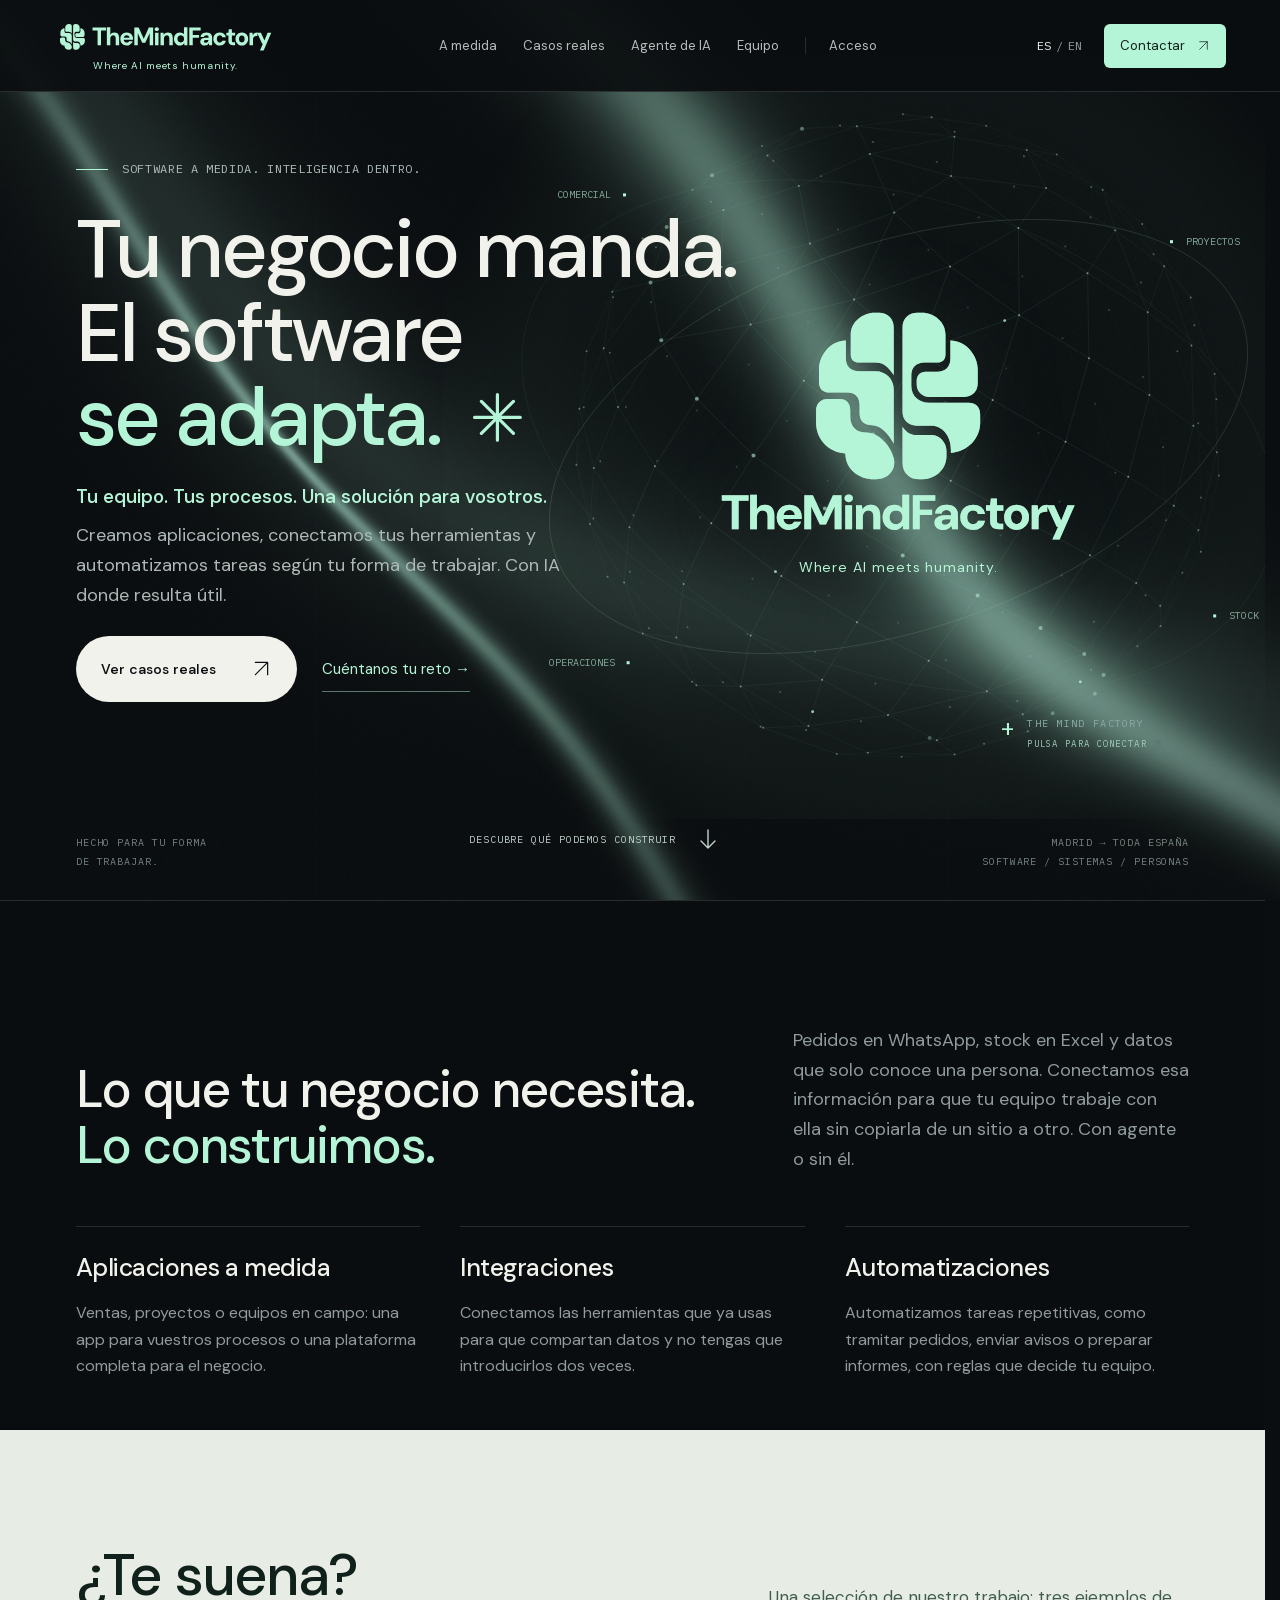
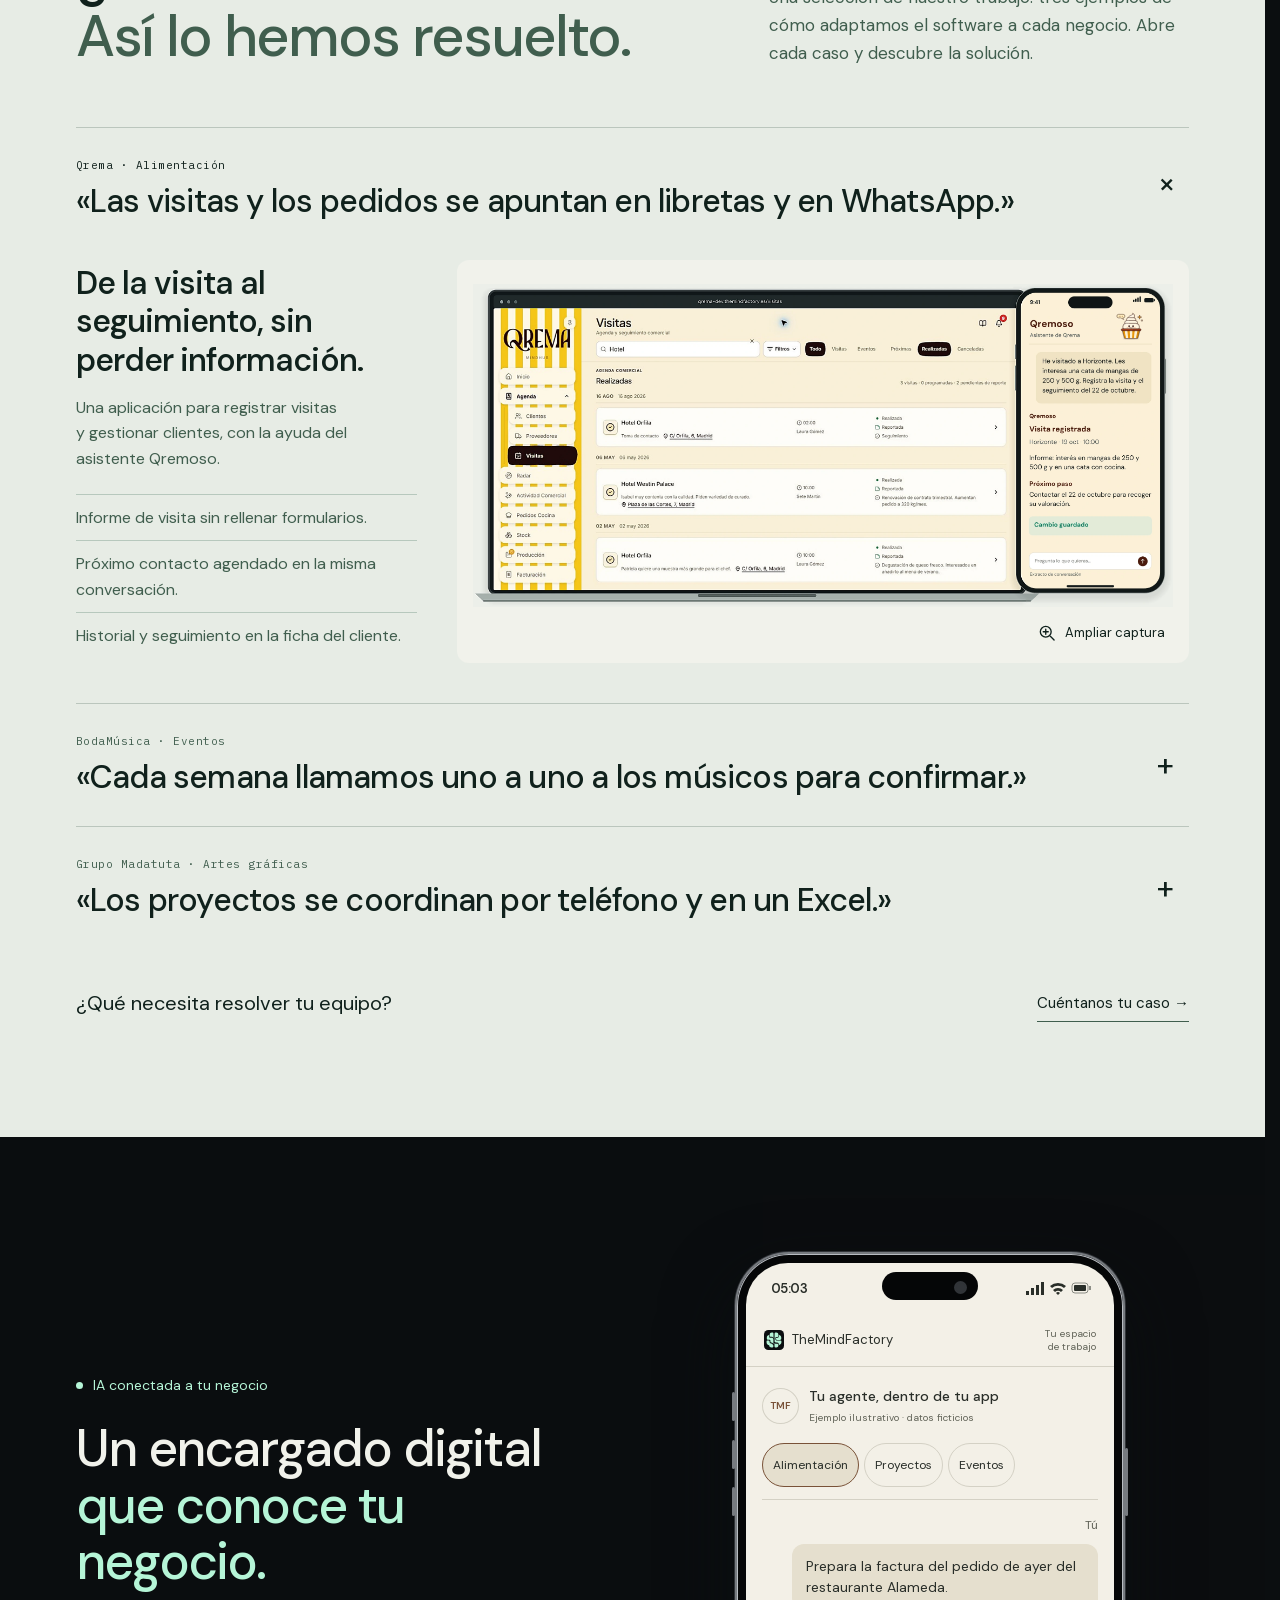
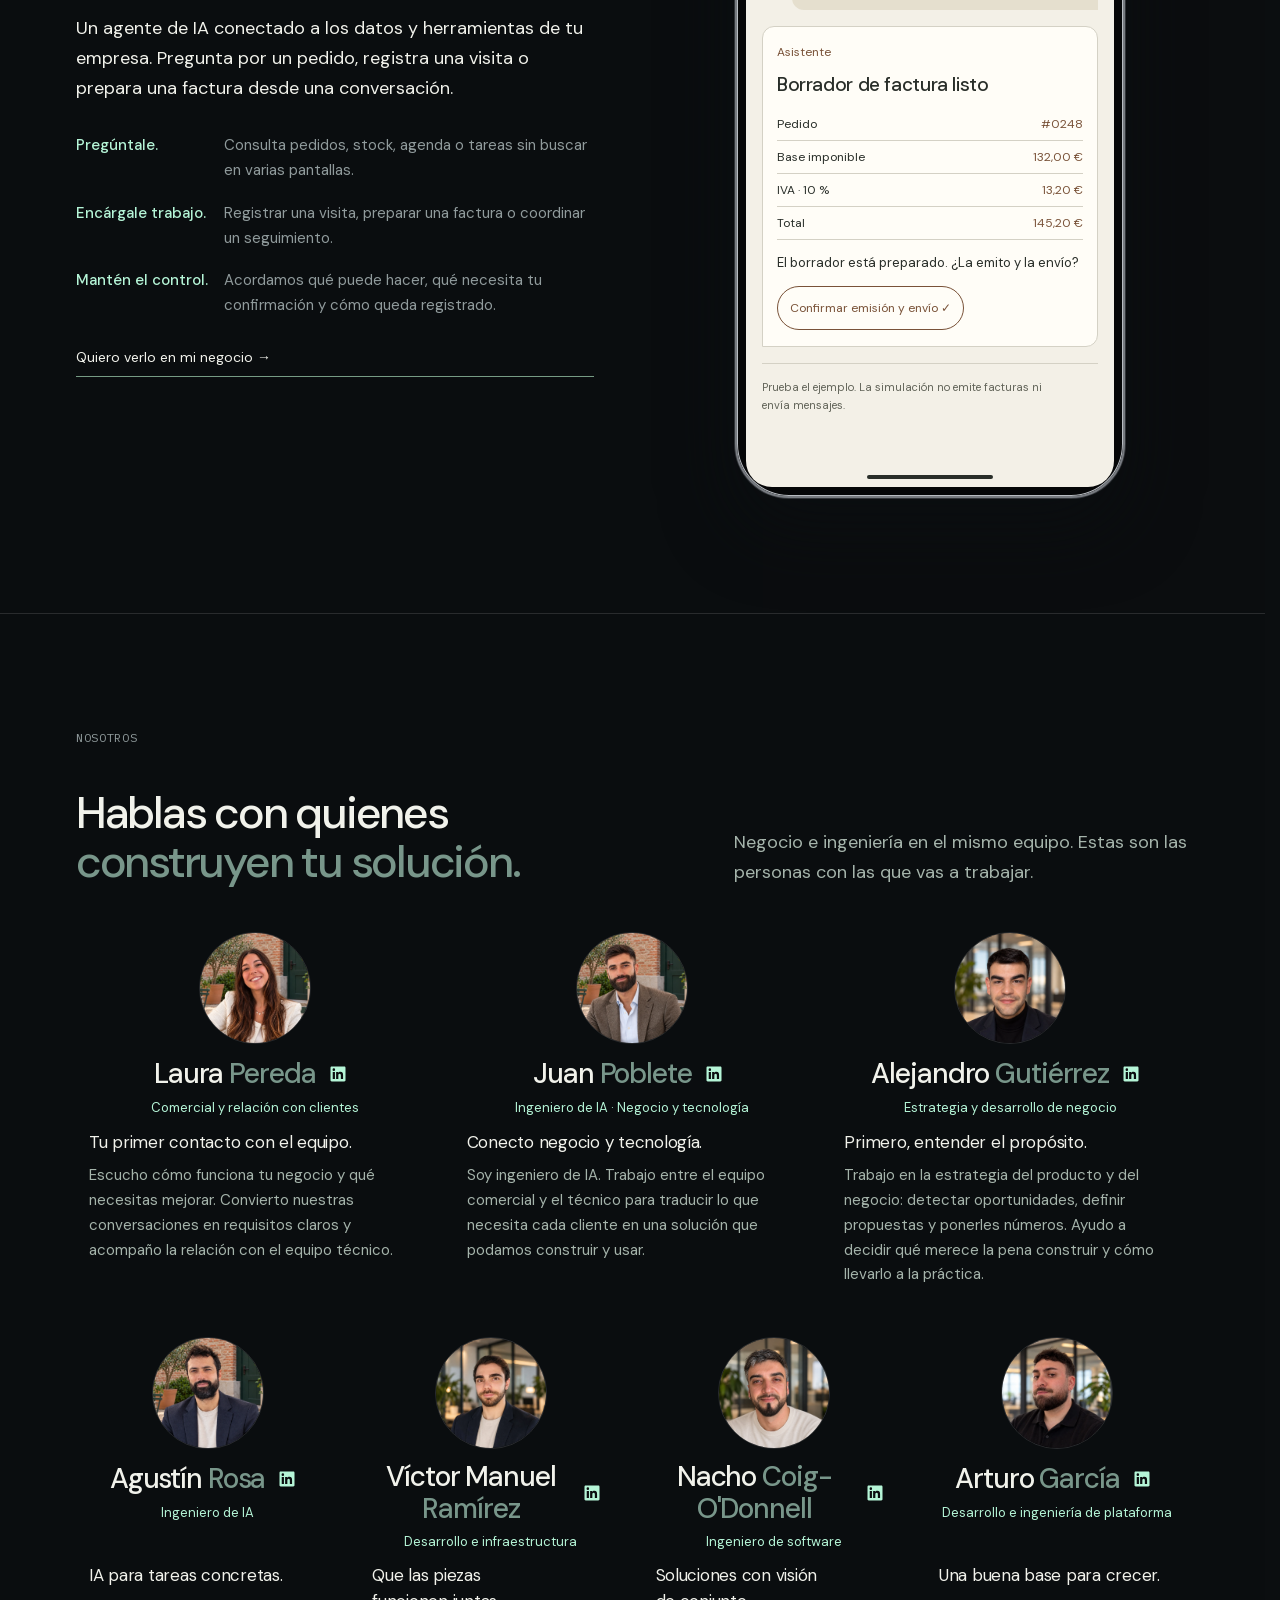
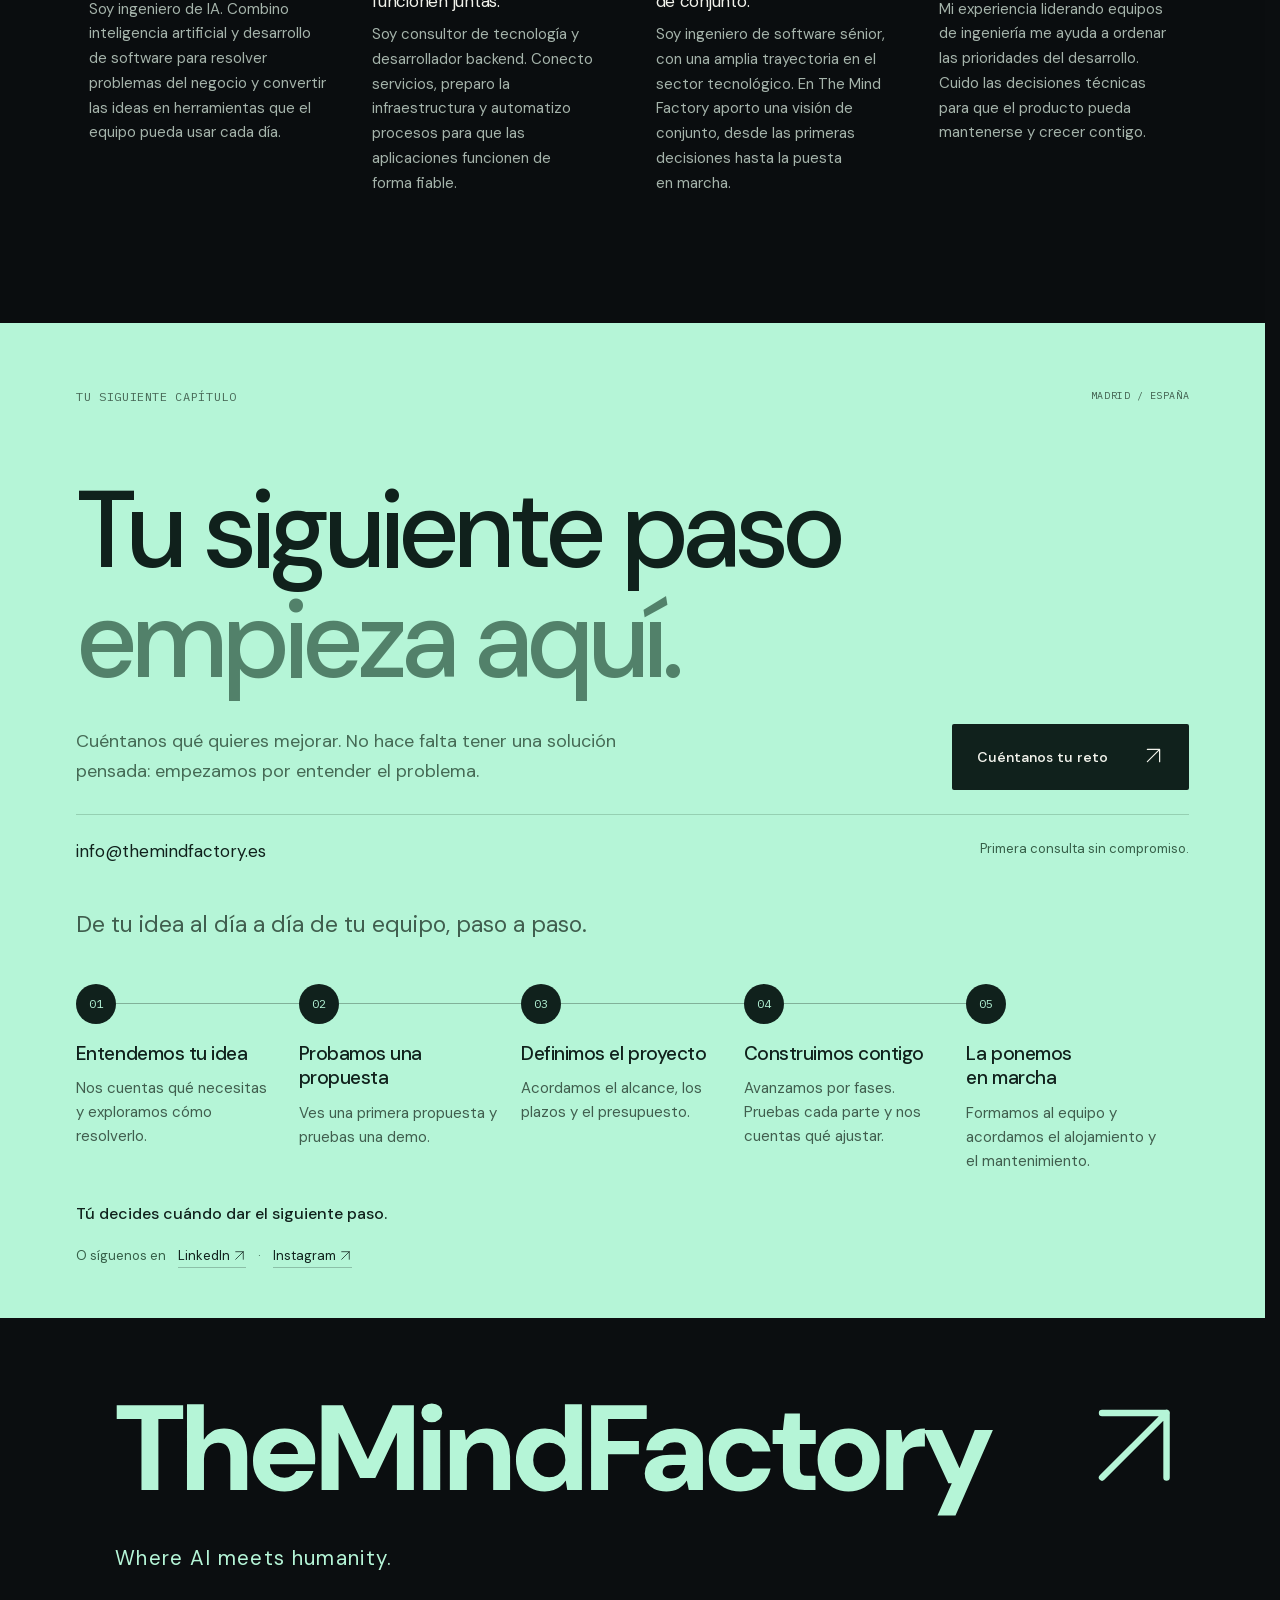
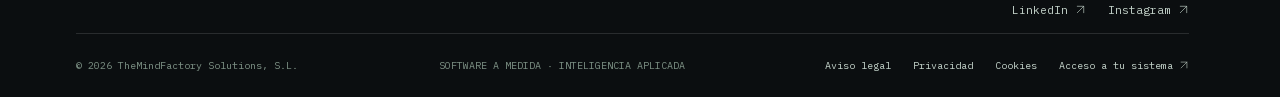
<file: index.html>
<!doctype html>
<html lang="es">
  <head>
    <meta charset="utf-8" />
    <meta name="viewport" content="width=device-width,initial-scale=1" />
    <title>TheMindFactory · Software a medida para tu negocio</title>
    <meta
      name="description"
      content="Aplicaciones, integraciones y automatizaciones a medida. Descubre casos reales y agentes de IA conectados a tu negocio."
    />
    <meta name="theme-color" content="#0b0e10" />
    <link
      rel="icon"
      href="/assets/brand/tmf-b1-favicon-oscuro.svg"
      type="image/svg+xml"
    />
    <link
      rel="icon"
      href="/assets/brand/tmf-b1-favicon-oscuro.ico"
      sizes="16x16 24x24 32x32 48x48 64x64"
    />
    <link
      rel="apple-touch-icon"
      href="/assets/brand/tmf-b1-app-oscuro-180.png"
    />
    <link
      rel="preload"
      href="/assets/fonts/dm-sans-latin.woff2"
      as="font"
      type="font/woff2"
      crossorigin
    />
    <link rel="stylesheet" href="/assets/fonts/fonts.css?v=20261014-legal" />
    <link
      rel="preload"
      href="/assets/brand/tmf-b1-vertical-menta.svg"
      as="image"
      type="image/svg+xml"
    />
    <link rel="stylesheet" href="/styles.css?v=20261102-retratos-integrados" />
    <link rel="stylesheet" href="/story.css?v=20261027-captures" />
    <script defer src="/assets/vendor/gsap.min.js?v=20260914-feedback"></script>
    <script
      defer
      src="/assets/vendor/ScrollTrigger.min.js?v=20260914-feedback"
    ></script>
    <script type="module" src="/js/main.js?v=20261027-captures"></script>
    <script type="application/ld+json">
      {
        "@context": "https://schema.org",
        "@type": "Organization",
        "name": "TheMindFactory",
        "legalName": "THEMINDFACTORY SOLUTIONS, S.L.",
        "url": "https://themindfactory.es/",
        "logo": "https://themindfactory.es/assets/brand/tmf-b1-app-oscuro-180.png",
        "email": "info@themindfactory.es",
        "slogan": "Where AI meets humanity.",
        "sameAs": [
          "https://www.linkedin.com/company/themindfactory-solutions",
          "https://www.instagram.com/themindfactory.solutions/"
        ]
      }
    </script>
  </head>
  <body>
    <a href="#main" class="skip-link"
      ><span data-es="Saltar al contenido" data-en="Skip to content"
        >Saltar al contenido</span
      ><span aria-hidden="true"
        ><svg
          class="icon icon-arrow"
          viewBox="0 0 24 24"
          fill="none"
          stroke="currentColor"
          stroke-width="1.4"
          stroke-linecap="round"
          stroke-linejoin="round"
          aria-hidden="true"
          focusable="false"
        >
          <path d="M5 19 19 5M5 5h14v14" /></svg></span
    ></a>
    <div class="reading-progress" aria-hidden="true"></div>
    <header class="nav" id="nav">
      <a class="brand" href="#hero" aria-label="TheMindFactory · inicio">
        <img
          src="/assets/brand/tmf-b1-horizontal-menta.svg"
          width="905"
          height="151"
          alt="TheMindFactory"
        />
        <span class="brand-tagline" lang="en">Where AI meets humanity.</span>
      </a>
      <nav class="nav-links" id="nav-links" aria-label="Principal">
        <a href="#sistema"
          ><span data-es="A medida" data-en="Custom software">A medida</span></a
        ><a href="#casos"
          ><span data-es="Casos reales" data-en="Real projects"
            >Casos reales</span
          ></a
        ><a href="#agente"
          ><span data-es="Agente de IA" data-en="AI agent"
            >Agente de IA</span
          ></a
        ><a href="#equipo"
          ><span data-es="Equipo" data-en="Team">Equipo</span></a
        ><a class="login-link" href="/acceso.html"
          ><span data-es="Acceso" data-en="Access">Acceso</span></a
        >
      </nav>
      <div class="nav-actions">
        <button id="lang-toggle" class="language" aria-label="Cambiar idioma" hidden>
          <span class="nav__lang-active">ES</span
          ><span class="nav__lang-sep">/</span
          ><span class="nav__lang-other">EN</span></button
        ><a href="#contacto" class="nav-contact"
          ><span data-es="Contactar" data-en="Contact">Contactar</span
          ><span aria-hidden="true"
            ><svg
              class="icon icon-arrow"
              viewBox="0 0 24 24"
              fill="none"
              stroke="currentColor"
              stroke-width="1.4"
              stroke-linecap="round"
              stroke-linejoin="round"
              aria-hidden="true"
              focusable="false"
            >
              <path d="M5 19 19 5M5 5h14v14" /></svg></span></a
        ><button
          class="menu-toggle"
          hidden
          aria-label="Abrir menú"
          aria-expanded="false"
          aria-controls="nav-links"
        >
          <span></span><span></span>
        </button>
      </div>
    </header>
    <main id="main" tabindex="-1">
      <section class="hero" id="hero">
        <div class="hero-grid" aria-hidden="true"></div>
        <div class="hero-network">
          <canvas id="network-canvas" aria-hidden="true"></canvas>
          <button
            class="network-trigger"
            type="button"
            hidden
            aria-label="Enviar un impulso al cerebro de TMF"
          ></button>
          <div class="network-center">
            <img
              src="/assets/brand/tmf-b1-vertical-menta.svg"
              width="821"
              height="526"
              alt="TheMindFactory"
            />
            <p class="brand-tagline" lang="en">Where AI meets humanity.</p>
          </div>
          <div class="network-caption" aria-hidden="true">
            <span class="tiny-cross">+</span> THE MIND FACTORY
            <span class="network-hint"
              ><span data-es="PULSA PARA CONECTAR" data-en="TAP TO CONNECT"
                >PULSA PARA CONECTAR</span
              >
              <svg
                class="icon icon-arrow"
                viewBox="0 0 24 24"
                fill="none"
                stroke="currentColor"
                stroke-width="1.4"
                stroke-linecap="round"
                stroke-linejoin="round"
                aria-hidden="true"
                focusable="false"
              >
                <path d="M5 19 19 5M5 5h14v14" /></svg
            ></span>
          </div>
        </div>
        <div class="hero-content">
          <div class="eyebrow hero-eyebrow">
            <span class="small-line"></span
            ><span
              data-es="SOFTWARE A MEDIDA. INTELIGENCIA DENTRO."
              data-en="CUSTOM SOFTWARE. INTELLIGENCE WITHIN."
              >SOFTWARE A MEDIDA. INTELIGENCIA DENTRO.</span
            >
          </div>
          <h1>
            <span class="hero-line"
              ><span data-es="Tu negocio manda." data-en="Your business leads."
                >Tu negocio manda.</span
              ></span
            ><span class="hero-line"
              ><span data-es="El software" data-en="The software"
                >El software</span
              ></span
            ><span class="hero-line hero-last"
              ><span data-es="se adapta." data-en="adapts.">se adapta.</span
              ><span class="title-asterisk" aria-hidden="true"
                ><svg
                  class="icon icon-star"
                  viewBox="0 0 24 24"
                  fill="none"
                  stroke="currentColor"
                  stroke-width="1.4"
                  stroke-linecap="round"
                  stroke-linejoin="round"
                  aria-hidden="true"
                  focusable="false"
                >
                  <path d="M12 2v20M2 12h20M5 5l14 14M5 19 19 5" /></svg></span
            ></span>
          </h1>
          <p
            class="hero-promise"
            data-es="Tu equipo. Tus procesos. Una solución para vosotros."
            data-en="Your team. Your processes. A solution for you."
          >
            Tu equipo. Tus procesos. Una solución para vosotros.
          </p>
          <p
            class="hero-copy"
            data-es="Creamos aplicaciones, conectamos tus herramientas y automatizamos tareas según tu forma de trabajar. Con IA donde resulta útil."
            data-en="We build applications, connect your tools and automate tasks around the way you work. We use AI where it helps."
          >Creamos aplicaciones, conectamos tus herramientas y automatizamos tareas según tu forma de trabajar. Con IA donde resulta útil.</p>
          <div class="hero-actions">
            <a href="#casos" class="button button-light"
              ><span data-es="Ver casos reales" data-en="See real projects"
                >Ver casos reales</span
              ><span aria-hidden="true"
                ><svg
                  class="icon icon-arrow"
                  viewBox="0 0 24 24"
                  fill="none"
                  stroke="currentColor"
                  stroke-width="1.4"
                  stroke-linecap="round"
                  stroke-linejoin="round"
                  aria-hidden="true"
                  focusable="false"
                >
                  <path d="M5 19 19 5M5 5h14v14" /></svg></span></a
            ><a class="hero-contact-link" href="#contacto"
              ><span
                data-es="Cuéntanos tu reto"
                data-en="Tell us your challenge"
                >Cuéntanos tu reto</span
              >
              <span aria-hidden="true">→</span></a
            >
          </div>
        </div>
        <div class="hero-bottom">
          <div>
            <span data-es="HECHO PARA TU FORMA" data-en="BUILT AROUND THE WAY"
              >HECHO PARA TU FORMA</span
            ><span data-es="DE TRABAJAR." data-en="YOU WORK."
              >DE TRABAJAR.</span
            >
          </div>
          <a href="#sistema" class="scroll-cue"
            ><span
              data-es="DESCUBRE QUÉ PODEMOS CONSTRUIR"
              data-en="EXPLORE WHAT WE CAN BUILD"
              >DESCUBRE QUÉ PODEMOS CONSTRUIR</span
            ><span aria-hidden="true"
              ><svg
                class="icon icon-down"
                viewBox="0 0 24 24"
                fill="none"
                stroke="currentColor"
                stroke-width="1.4"
                stroke-linecap="round"
                stroke-linejoin="round"
                aria-hidden="true"
                focusable="false"
              >
                <path d="M12 3v18M5 14l7 7 7-7" /></svg></span
          ></a>
          <div class="hero-bottom-right">
            <span data-es="MADRID → TODA ESPAÑA" data-en="MADRID → ACROSS SPAIN"
              >MADRID → TODA ESPAÑA</span
            ><span
              data-es="SOFTWARE / SISTEMAS / PERSONAS"
              data-en="SOFTWARE / SYSTEMS / PEOPLE"
              >SOFTWARE / SISTEMAS / PERSONAS</span
            >
          </div>
        </div>
      </section>
      <section class="manifesto section-pad bespoke" id="sistema">
        <div class="bespoke-heading">
          <h2>
            <span
              data-es="Lo que tu negocio necesita."
              data-en="What your business needs."
              >Lo que tu negocio necesita.</span
            ><br /><em
              ><span data-es="Lo construimos." data-en="We build it."
                >Lo construimos.</span
              ></em
            >
          </h2>
          <p
            data-es="Pedidos en WhatsApp, stock en Excel y datos que solo conoce una persona. Conectamos esa información para que tu equipo trabaje con ella sin copiarla de un sitio a otro. Con agente o sin él."
            data-en="Orders in WhatsApp, stock in Excel and information only one person has. We connect that information so your team can use it without copying it between tools. With an agent or without one."
          >Pedidos en WhatsApp, stock en Excel y datos que solo conoce una persona. Conectamos esa información para que tu equipo trabaje con ella sin copiarla de un sitio a otro. Con agente o sin él.</p>
        </div>
        <div class="bespoke-options">
          <div>
            <h3 data-es="Aplicaciones a medida" data-en="Custom applications">
              Aplicaciones a medida
            </h3>
            <p
              data-es="Ventas, proyectos o equipos en campo: una app para vuestros procesos o una plataforma completa para el negocio."
              data-en="Sales, projects or field teams: an app for your processes or a complete platform for your business."
            >
              Ventas, proyectos o equipos en campo: una app para vuestros procesos
              o una plataforma completa para el negocio.
            </p>
          </div>
          <div>
            <h3 data-es="Integraciones" data-en="Integrations">
              Integraciones
            </h3>
            <p
              data-es="Conectamos las herramientas que ya usas para que compartan datos y no tengas que introducirlos dos veces."
              data-en="We connect the tools you already use so they share data and you don’t have to enter it twice."
            >Conectamos las herramientas que ya usas para que compartan datos y no tengas que introducirlos dos veces.</p>
          </div>
          <div>
            <h3 data-es="Automatizaciones" data-en="Automation">
              Automatizaciones
            </h3>
            <p
              data-es="Automatizamos tareas repetitivas, como tramitar pedidos, enviar avisos o preparar informes, con reglas que decide tu equipo."
              data-en="We automate repetitive tasks, such as processing orders, sending reminders and preparing reports, with rules your team sets."
            >Automatizamos tareas repetitivas, como tramitar pedidos, enviar avisos o preparar informes, con reglas que decide tu equipo.</p>
          </div>
        </div>
      </section>
      <section
        class="cases section-pad proof-cases"
        id="casos"
        aria-labelledby="cases-title"
      >
        <div class="section-heading">
          <h2 id="cases-title">
            <span data-es="¿Te suena?" data-en="Sound familiar?"
              >¿Te suena?</span
            ><br /><em
              ><span
                data-es="Así lo hemos resuelto."
                data-en="Here’s what we built."
                >Así lo hemos resuelto.</span></em
            >
          </h2>
          <p
            data-es="Una selección de nuestro trabajo: tres ejemplos de cómo adaptamos el software a cada negocio. Abre cada caso y descubre la solución."
            data-en="A selection of our work: three examples of how we adapt software to each business. Open each case to explore the solution."
          >
            Una selección de nuestro trabajo: tres ejemplos de cómo adaptamos
            el software a cada negocio. Abre cada caso y descubre la solución.
          </p>
        </div>
        <details class="case real-case" name="client-cases" open>
          <summary>
            <div>
              <span
                class="case-sector"
                data-es="Qrema · Alimentación"
                data-en="Qrema · Food"
                >Qrema · Alimentación</span
              >
              <h3
                data-es="«Las visitas y los pedidos se apuntan en libretas y en WhatsApp.»"
                data-en="“Visits and orders are scattered across notebooks and WhatsApp.”"
              >
                «Las visitas y los pedidos se apuntan en libretas y en
                WhatsApp.»
              </h3>
            </div>
            <span class="case-expand" aria-hidden="true">+</span>
          </summary>
          <div class="real-case-body">
            <div class="real-case-copy">
              <h4
                data-es="De la visita al seguimiento, sin perder información."
                data-en="From the visit to the follow-up, with the details in one place."
              >De la visita al seguimiento, sin perder información.</h4>
              <p
                data-es="Una aplicación para registrar visitas y gestionar clientes, con la ayuda del asistente Qremoso."
                data-en="An app for recording visits and managing customers, with help from the Qremoso assistant."
              >Una aplicación para registrar visitas y gestionar clientes, con la ayuda del asistente Qremoso.</p>
              <ul>
                <li>
                  <span
                    data-es="Informe de visita sin rellenar formularios."
                    data-en="Visit reports without filling in forms."
                    >Informe de visita sin rellenar formularios.</span
                  >
                </li>
                <li>
                  <span
                    data-es="Próximo contacto agendado en la misma conversación."
                    data-en="Schedule the next follow-up in the same conversation."
                    >Próximo contacto agendado en la misma conversación.</span
                  >
                </li>
                <li>
                  <span
                    data-es="Historial y seguimiento en la ficha del cliente."
                    data-en="History and follow-up in the customer record."
                    >Historial y seguimiento en la ficha del cliente.</span
                  >
                </li>
              </ul>
            </div>
            <a
              class="case-image"
              href="/assets/cases/qrema.svg?v=20261026-complete"
              target="_blank"
              rel="noopener"
              ><img
                src="/assets/cases/qrema.svg?v=20261026-complete"
                width="2592"
                height="1195"
                loading="lazy"
                alt="Aplicación de Qrema y su asistente Qremoso" data-es-alt="Aplicación de Qrema y su asistente Qremoso" data-en-alt="Qrema application and its Qremoso assistant"
              /><span class="image-link"><svg class="capture-icon-zoom" viewBox="0 0 24 24" fill="none" stroke="currentColor" stroke-width="1.6" stroke-linecap="round" stroke-linejoin="round" aria-hidden="true" focusable="false"><circle cx="10.5" cy="10.5" r="6.5"/><path d="m16 16 4.5 4.5M10.5 7.5v6M7.5 10.5h6"/></svg><span data-es="Ampliar captura" data-en="Enlarge screenshot">Ampliar captura</span></span
              ><span
                class="visually-hidden"
                data-es=" (se abre en otra pestaña)"
                data-en=" (opens in a new tab)"
              >
                (se abre en otra pestaña)</span
              ></a
            >
          </div>
        </details>
        <details class="case real-case" name="client-cases">
          <summary>
            <div>
              <span
                class="case-sector"
                data-es="BodaMúsica · Eventos"
                data-en="BodaMúsica · Events"
                >BodaMúsica · Eventos</span
              >
              <h3
                data-es="«Cada semana llamamos uno a uno a los músicos para confirmar.»"
                data-en="“Every week we call each musician to confirm availability.”"
              >
                «Cada semana llamamos uno a uno a los músicos para confirmar.»
              </h3>
            </div>
            <span class="case-expand" aria-hidden="true">+</span>
          </summary>
          <div class="real-case-body">
            <div class="real-case-copy">
              <h4
                data-es="Toda la agenda y las confirmaciones, en un mismo sitio."
                data-en="The schedule and confirmations, all in one place."
              >Toda la agenda y las confirmaciones, en un mismo sitio.</h4>
              <p
                data-es="Eventos, artistas y disponibilidad en una misma aplicación, con Lito para consultar y coordinar."
                data-en="Events, artists and availability in one app, with Lito to help retrieve information and coordinate."
              >
                Eventos, artistas y disponibilidad en una misma aplicación, con
                Lito para consultar y coordinar.
              </p>
              <ul>
                <li>
                  <span
                    data-es="Calendario de eventos y artistas."
                    data-en="Events and artists in a shared calendar."
                    >Calendario de eventos y artistas.</span
                  >
                </li>
                <li>
                  <span
                    data-es="Disponibilidad de cada músico a la vista."
                    data-en="Each musician’s availability at a glance."
                    >Disponibilidad de cada músico a la vista.</span
                  >
                </li>
                <li>
                  <span
                    data-es="Confirmaciones y próximos pasos junto a cada evento."
                    data-en="Confirmations and next steps alongside each event."
                    >Confirmaciones y próximos pasos junto a cada evento.</span>
                </li>
              </ul>
            </div>
            <a
              class="case-image"
              href="/assets/cases/bodamusica.svg"
              target="_blank"
              rel="noopener"
              ><img
                src="/assets/cases/bodamusica.svg"
                width="2592"
                height="1195"
                loading="lazy"
                alt="Aplicación de BodaMúsica y su asistente Lito" data-es-alt="Aplicación de BodaMúsica y su asistente Lito" data-en-alt="BodaMúsica application and its Lito assistant"
              /><span class="image-link"><svg class="capture-icon-zoom" viewBox="0 0 24 24" fill="none" stroke="currentColor" stroke-width="1.6" stroke-linecap="round" stroke-linejoin="round" aria-hidden="true" focusable="false"><circle cx="10.5" cy="10.5" r="6.5"/><path d="m16 16 4.5 4.5M10.5 7.5v6M7.5 10.5h6"/></svg><span data-es="Ampliar captura" data-en="Enlarge screenshot">Ampliar captura</span></span
              ><span
                class="visually-hidden"
                data-es=" (se abre en otra pestaña)"
                data-en=" (opens in a new tab)"
              >
                (se abre en otra pestaña)</span
              ></a
            >
          </div>
        </details>
        <details class="case real-case" name="client-cases">
          <summary>
            <div>
              <span
                class="case-sector"
                data-es="Grupo Madatuta · Artes gráficas"
                data-en="Grupo Madatuta · Graphic arts"
                >Grupo Madatuta · Artes gráficas</span
              >
              <h3
                data-es="«Los proyectos se coordinan por teléfono y en un Excel.»"
                data-en="“Projects are coordinated by phone and in spreadsheets.”"
              >
                «Los proyectos se coordinan por teléfono y en un Excel.»
              </h3>
            </div>
            <span class="case-expand" aria-hidden="true">+</span>
          </summary>
          <div class="real-case-body">
            <div class="real-case-copy">
              <h4
                data-es="Cada tarea con su responsable, su prioridad y su plazo."
                data-en="Every task has an owner, a priority and a deadline."
              >
                Cada tarea con su responsable, su prioridad y su plazo.
              </h4>
              <p
                data-es="Una herramienta de coordinación adaptada a la dirección y al equipo que saca el trabajo adelante."
                data-en="A coordination tool built around management and the people doing the work."
              >
                Una herramienta de coordinación adaptada a la dirección y al
                equipo que saca el trabajo adelante.
              </p>
              <ul>
                <li>
                  <span
                    data-es="Una vista para dirección y otra para el equipo."
                    data-en="A management view and a team view."
                    >Una vista para dirección y otra para el equipo.</span
                  >
                </li>
                <li>
                  <span
                    data-es="Prioridades, fechas y carga de trabajo a la vista."
                    data-en="Priorities, deadlines and workloads at a glance."
                    >Prioridades, fechas y carga de trabajo a la vista.</span>
                </li>
                <li>
                  <span
                    data-es="Estados y dependencias para detectar bloqueos."
                    data-en="Statuses and dependencies to spot blockers."
                    >Estados y dependencias para detectar bloqueos.</span
                  >
                </li>
              </ul>
            </div>
            <a
              class="case-image"
              href="/assets/cases/madatuta.webp"
              target="_blank"
              rel="noopener"
              ><img
                src="/assets/cases/madatuta.webp"
                width="2592"
                height="1195"
                loading="lazy"
                alt="Gestión de tareas y proyectos de Grupo Madatuta" data-es-alt="Gestión de tareas y proyectos de Grupo Madatuta" data-en-alt="Task and project management for Grupo Madatuta"
              /><span class="image-link"><svg class="capture-icon-zoom" viewBox="0 0 24 24" fill="none" stroke="currentColor" stroke-width="1.6" stroke-linecap="round" stroke-linejoin="round" aria-hidden="true" focusable="false"><circle cx="10.5" cy="10.5" r="6.5"/><path d="m16 16 4.5 4.5M10.5 7.5v6M7.5 10.5h6"/></svg><span data-es="Ampliar captura" data-en="Enlarge screenshot">Ampliar captura</span></span
              ><span
                class="visually-hidden"
                data-es=" (se abre en otra pestaña)"
                data-en=" (opens in a new tab)"
              >
                (se abre en otra pestaña)</span
              ></a
            >
          </div>
        </details>
        <div class="case-bridge">
          <p
            data-es="¿Qué necesita resolver tu equipo?"
            data-en="What does your team need to solve?"
          >¿Qué necesita resolver tu equipo?</p>
          <a
            href="#contacto"
            data-es="Cuéntanos tu caso →"
            data-en="Tell us about your business →"
            >Cuéntanos tu caso →</a>
        </div>
      </section>
      <section
        class="agent-section section-pad"
        id="agente"
        aria-labelledby="agent-heading"
      >
        <div class="agent-copy">
          <p
            class="product-label"
            data-es="IA conectada a tu negocio"
            data-en="AI connected to your business"
          >IA conectada a tu negocio</p>
          <h2 id="agent-heading">
            <span data-es="Un encargado digital" data-en="A digital assistant"
              >Un encargado digital</span
            ><br /><em
              ><span
                data-es="que conoce tu negocio."
                data-en="that knows your business."
                >que conoce tu negocio.</span
              ></em
            >
          </h2>
          <p
            class="agent-lead"
            data-es="Un agente de IA conectado a los datos y herramientas de tu empresa. Pregunta por un pedido, registra una visita o prepara una factura desde una conversación."
            data-en="An AI agent connected to your company’s data and tools. Ask about an order, log a visit or prepare an invoice through a conversation."
          >Un agente de IA conectado a los datos y herramientas de tu empresa. Pregunta por un pedido, registra una visita o prepara una factura desde una conversación.</p>
          <dl class="agent-benefits">
            <dt data-es="Pregúntale." data-en="Ask it.">Pregúntale.</dt>
            <dd
              data-es="Consulta pedidos, stock, agenda o tareas sin buscar en varias pantallas."
              data-en="Check orders, stock, schedules or tasks without searching across screens."
            >Consulta pedidos, stock, agenda o tareas sin buscar en varias pantallas.</dd>
            <dt data-es="Encárgale trabajo." data-en="Delegate work.">
              Encárgale trabajo.
            </dt>
            <dd
              data-es="Registrar una visita, preparar una factura o coordinar un seguimiento."
              data-en="Log a visit, prepare an invoice or coordinate a follow-up."
            >
              Registrar una visita, preparar una factura o coordinar un
              seguimiento.
            </dd>
            <dt data-es="Mantén el control." data-en="Stay in control.">
              Mantén el control.
            </dt>
            <dd
              data-es="Acordamos qué puede hacer, qué necesita tu confirmación y cómo queda registrado."
              data-en="We agree on what it can do, what needs your approval and how actions are recorded."
            >Acordamos qué puede hacer, qué necesita tu confirmación y cómo queda registrado.</dd>
          </dl>
          <a href="#contacto" class="text-link"
            ><span
              data-es="Quiero verlo en mi negocio →"
              data-en="Show me how it fits my business →"
              >Quiero verlo en mi negocio →</span
            ></a
          >
        </div>
        <div class="agent-device">
          <div class="agent-device-status" aria-hidden="true">
            <time class="agent-device-time">--:--</time>
            <span class="agent-device-island"></span>
            <svg width="65" height="14" viewBox="0 0 65 14" fill="currentColor">
              <path d="M0 10h3v4H0zm5-3h3v7H5zm5-3h3v10h-3zm5-3h3v13h-3z" />
              <path d="M24 5a12 12 0 0 1 16 0l-2 2a9 9 0 0 0-12 0zm3 4a7 7 0 0 1 10 0l-2 2a4 4 0 0 0-6 0zm3 3a3 3 0 0 1 4 0l-2 2z" />
              <rect x="46" y="2" width="16" height="10" rx="3" fill="none" stroke="currentColor" opacity=".5" />
              <rect x="48" y="4" width="12" height="6" rx="1" />
              <path d="M63 5h2v4h-2z" opacity=".5" />
            </svg>
          </div>
          <div class="agent-device-bar">
            <img src="/assets/brand/tmf-b1-favicon-oscuro.svg" width="20" height="20" alt="" />
            <span>TheMindFactory</span>
            <span class="agent-device-app" data-es="Tu espacio de trabajo" data-en="Your workspace">Tu espacio de trabajo</span>
          </div>
        <div class="agent-demo" tabindex="0" role="region" aria-label="Demo interactiva del agente">
          <div class="agent-demo-top">
            <span class="agent-mark" aria-hidden="true">TMF</span>
            <div>
              <strong
                ><span
                  data-es="Tu agente, dentro de tu app"
                  data-en="Your agent, inside your app"
                  >Tu agente, dentro de tu app</span
                ></strong
              >
              <p
                data-es="Ejemplo ilustrativo · datos ficticios"
                data-en="Illustrative example · fictional data"
              >
                Ejemplo ilustrativo · datos ficticios
              </p>
            </div>
          </div>
          <div
            class="agent-scenarios"
            role="group"
            aria-label="Ejemplos del agente"
            hidden
          >
            <button
              type="button"
              data-scenario="0"
              aria-pressed="true"
              aria-controls="scenario-0"
            >
              <span data-es="Alimentación" data-en="Food"
                >Alimentación</span
              ></button
            ><button
              type="button"
              data-scenario="1"
              aria-pressed="false"
              aria-controls="scenario-1"
            >
              <span data-es="Proyectos" data-en="Projects"
                >Proyectos</span
              ></button
            ><button
              type="button"
              data-scenario="2"
              aria-pressed="false"
              aria-controls="scenario-2"
            >
              <span data-es="Eventos" data-en="Events">Eventos</span>
            </button>
          </div>
          <div class="agent-conversation" id="scenario-0">
            <p class="agent-user-label" data-es="Tú" data-en="You">Tú</p>
            <p
              class="agent-question"
              data-es="Prepara la factura del pedido de ayer del restaurante Alameda."
              data-en="Prepare the invoice for yesterday’s order from Alameda restaurant."
            >
              Prepara la factura del pedido de ayer del restaurante Alameda.
            </p>
            <div class="agent-answer">
              <p class="agent-speaker" data-es="Asistente" data-en="Assistant">
                Asistente
              </p>
              <h3
                data-es="Borrador de factura listo"
                data-en="Invoice draft ready"
              >
                Borrador de factura listo
              </h3>
              <dl class="agent-data">
                <div>
                  <dt data-es="Pedido" data-en="Order">Pedido</dt>
                  <dd data-es="#0248" data-en="#0248">#0248</dd>
                </div>
                <div>
                  <dt data-es="Base imponible" data-en="Subtotal">
                    Base imponible
                  </dt>
                  <dd data-es="132,00 €" data-en="€132.00">132,00 €</dd>
                </div>
                <div>
                  <dt data-es="IVA · 10 %" data-en="VAT · 10%">IVA · 10 %</dt>
                  <dd data-es="13,20 €" data-en="€13.20">13,20 €</dd>
                </div>
                <div>
                  <dt data-es="Total" data-en="Total">Total</dt>
                  <dd data-es="145,20 €" data-en="€145.20">145,20 €</dd>
                </div>
              </dl>
              <p
                class="agent-prompt"
                data-es="El borrador está preparado. ¿La emito y la envío?"
                data-en="The draft is ready. Shall I issue and send it?"
              >
                El borrador está preparado. ¿La emito y la envío?
              </p>
              <button type="button" class="agent-confirm" hidden>
                <span
                  data-es="Confirmar emisión y envío"
                  data-en="Confirm issue and send"
                  >Confirmar emisión y envío</span
                ><span aria-hidden="true"> ✓</span>
              </button>
              <div class="agent-result" role="status">
                <p hidden>
                  <span
                    data-es="✓ Factura emitida y enviada. Acción registrada."
                    data-en="✓ Invoice issued and sent. Action recorded."
                    >✓ Factura emitida y enviada. Acción registrada.</span
                  >
                </p>
              </div>
            </div>
          </div>
          <div class="agent-conversation" id="scenario-1">
            <p class="agent-user-label" data-es="Tú" data-en="You">Tú</p>
            <p
              class="agent-question"
              data-es="¿Qué proyectos van con retraso esta semana?"
              data-en="Which projects are running late this week?"
            >
              ¿Qué proyectos van con retraso esta semana?
            </p>
            <div class="agent-answer">
              <p class="agent-speaker" data-es="Asistente" data-en="Assistant">
                Asistente
              </p>
              <h3
                data-es="Proyectos de la semana"
                data-en="This week’s projects"
              >
                Proyectos de la semana
              </h3>
              <dl class="agent-data">
                <div>
                  <dt
                    data-es="Catálogo Línea Bruma"
                    data-en="Línea Bruma catalogue"
                  >
                    Catálogo Línea Bruma
                  </dt>
                  <dd data-es="Vence hoy" data-en="Due today">Vence hoy</dd>
                </div>
                <div>
                  <dt data-es="Expositor Nexo" data-en="Nexo display">
                    Expositor Nexo
                  </dt>
                  <dd data-es="2 días tarde" data-en="2 days late">
                    2 días tarde
                  </dd>
                </div>
                <div>
                  <dt data-es="Dossier Arce" data-en="Arce dossier">
                    Dossier Arce
                  </dt>
                  <dd data-es="En plazo" data-en="On track">En plazo</dd>
                </div>
              </dl>
              <p
                class="agent-prompt"
                data-es="Expositor Nexo espera un presupuesto. ¿Aviso a su responsable?"
                data-en="Nexo is waiting for a quote. Shall I notify the owner?"
              >
                Expositor Nexo espera un presupuesto. ¿Aviso a su responsable?
              </p>
              <button type="button" class="agent-confirm" hidden>
                <span data-es="Confirmar aviso" data-en="Confirm notification"
                  >Confirmar aviso</span
                ><span aria-hidden="true"> ✓</span>
              </button>
              <div class="agent-result" role="status">
                <p hidden>
                  <span
                    data-es="✓ Responsable avisado. Acción registrada."
                    data-en="✓ Owner notified. Action recorded."
                    >✓ Responsable avisado. Acción registrada.</span
                  >
                </p>
              </div>
            </div>
          </div>
          <div class="agent-conversation" id="scenario-2">
            <p class="agent-user-label" data-es="Tú" data-en="You">Tú</p>
            <p
              class="agent-question"
              data-es="¿Qué eventos tenemos el sábado y quién falta por confirmar?"
              data-en="What events do we have on Saturday, and who hasn’t confirmed?"
            >
              ¿Qué eventos tenemos el sábado y quién falta por confirmar?
            </p>
            <div class="agent-answer">
              <p class="agent-speaker" data-es="Asistente" data-en="Assistant">
                Asistente
              </p>
              <h3 data-es="Agenda del sábado" data-en="Saturday schedule">
                Agenda del sábado
              </h3>
              <dl class="agent-data">
                <div>
                  <dt
                    data-es="12:00 · Santa Olalla"
                    data-en="12:00 · Santa Olalla"
                  >
                    12:00 · Santa Olalla
                  </dt>
                  <dd data-es="5 de 5" data-en="5 of 5">5 de 5</dd>
                </div>
                <div>
                  <dt data-es="13:00 · Madrid" data-en="13:00 · Madrid">
                    13:00 · Madrid
                  </dt>
                  <dd data-es="6 de 6" data-en="6 of 6">6 de 6</dd>
                </div>
                <div>
                  <dt data-es="17:00 · Alcalá" data-en="17:00 · Alcalá">
                    17:00 · Alcalá
                  </dt>
                  <dd data-es="5 de 6" data-en="5 of 6">5 de 6</dd>
                </div>
              </dl>
              <p
                class="agent-prompt"
                data-es="En Alcalá falta el violinista. ¿Le envío un recordatorio?"
                data-en="The violinist in Alcalá hasn’t confirmed. Shall I send a reminder?"
              >
                En Alcalá falta el violinista. ¿Le envío un recordatorio?
              </p>
              <button type="button" class="agent-confirm" hidden>
                <span
                  data-es="Confirmar recordatorio"
                  data-en="Confirm reminder"
                  >Confirmar recordatorio</span
                ><span aria-hidden="true"> ✓</span>
              </button>
              <div class="agent-result" role="status">
                <p hidden>
                  <span
                    data-es="✓ Recordatorio enviado. Acción registrada."
                    data-en="✓ Reminder sent. Action recorded."
                    >✓ Recordatorio enviado. Acción registrada.</span
                  >
                </p>
              </div>
            </div>
          </div>
          <p
            class="agent-demo-note"
            data-es="Prueba el ejemplo. La simulación no emite facturas ni envía mensajes."
            data-en="Try the example. This simulation does not issue invoices or send messages."
          >
            Prueba el ejemplo. La simulación no emite facturas ni envía
            mensajes.
          </p>
        </div>
        <div class="agent-device-base" aria-hidden="true"></div>
        </div>
      </section>
      <section class="about section-pad" id="equipo" aria-labelledby="team-heading">
        <div class="section-kicker">
          <span data-es="NOSOTROS" data-en="ABOUT US">NOSOTROS</span>
        </div>
        <div class="team-intro">
          <h2 id="team-heading">
            <span data-es="Hablas con quienes" data-en="You talk to the people">Hablas con quienes</span><br /><em><span data-es="construyen tu solución." data-en="building your solution.">construyen tu solución.</span></em>
          </h2>
          <div class="team-intro-copy">
            <p data-es="Negocio e ingeniería en el mismo equipo. Estas son las personas con las que vas a trabajar." data-en="Business and engineering in one team. Meet the people you’ll work with.">Negocio e ingeniería en el mismo equipo. Estas son las personas con las que vas a trabajar.</p>
          </div>
        </div>
        <div class="team-people">
          <article class="person" id="laura-pereda" aria-labelledby="laura-pereda-name">
            <header class="person-heading">
              <div class="person-title"><h3 class="person-name" id="laura-pereda-name">Laura <em>Pereda</em></h3><a class="person-linkedin" href="https://www.linkedin.com/in/laura-pereda-calvo-739a41225/" target="_blank" rel="noopener noreferrer"><svg viewBox="0 0 24 24" width="18" height="18" fill="currentColor" aria-hidden="true" focusable="false"><path d="M20.45 2H3.55C2.69 2 2 2.68 2 3.52v16.96c0 .84.69 1.52 1.55 1.52h16.9c.86 0 1.55-.68 1.55-1.52V3.52c0-.84-.69-1.52-1.55-1.52ZM7.93 18.75H4.98V9.2h2.95v9.55ZM6.45 7.9a1.71 1.71 0 1 1 0-3.42 1.71 1.71 0 0 1 0 3.42Zm12.3 10.85H15.8V14.1c0-1.11-.02-2.54-1.55-2.54-1.55 0-1.79 1.21-1.79 2.46v4.73H9.51V9.2h2.83v1.3h.04c.39-.74 1.36-1.53 2.8-1.53 2.99 0 3.57 1.97 3.57 4.53v5.25Z"/></svg><span class="visually-hidden">LinkedIn · Laura Pereda</span></a></div>
              <p class="person-meta" id="laura-pereda-role"><span data-es="Comercial y relación con clientes" data-en="Sales and client relations">Comercial y relación con clientes</span></p>
              <button class="person-toggle" type="button" aria-labelledby="laura-pereda-name laura-pereda-role" aria-controls="laura-pereda-details" aria-expanded="true" disabled>
                  <svg viewBox="0 0 24 24" fill="none" stroke="currentColor" stroke-width="1.5" stroke-linecap="round" stroke-linejoin="round" aria-hidden="true" focusable="false"><path d="m6 9 6 6 6-6" /></svg>
              </button>
            </header>
            <div class="person-content" id="laura-pereda-details">
              <figure class="person-photo">
                <img src="/assets/team/laura-pereda-patio.webp?v=20261102-integrado" width="1122" height="1122" alt="Laura Pereda" loading="lazy" decoding="async" />
              </figure>
              <div class="person-body">
                <p class="person-lead" data-es="Tu primer contacto con el equipo." data-en="Your first contact with the team.">Tu primer contacto con el equipo.</p>
                <p class="person-bio" data-es="Escucho cómo funciona tu negocio y qué necesitas mejorar. Convierto nuestras conversaciones en requisitos claros y acompaño la relación con el equipo técnico." data-en="I listen to how your business works and what you need to improve. I turn our conversations into clear requirements and help you work with the technical team.">Escucho cómo funciona tu negocio y qué necesitas mejorar. Convierto nuestras conversaciones en requisitos claros y acompaño la relación con el equipo técnico.</p>

              </div>
            </div>
          </article>
          <article class="person" id="juan-poblete" aria-labelledby="juan-poblete-name">
            <header class="person-heading">
              <div class="person-title"><h3 class="person-name" id="juan-poblete-name">Juan <em>Poblete</em></h3><a class="person-linkedin" href="https://www.linkedin.com/in/juan-poblete/" target="_blank" rel="noopener noreferrer"><svg viewBox="0 0 24 24" width="18" height="18" fill="currentColor" aria-hidden="true" focusable="false"><path d="M20.45 2H3.55C2.69 2 2 2.68 2 3.52v16.96c0 .84.69 1.52 1.55 1.52h16.9c.86 0 1.55-.68 1.55-1.52V3.52c0-.84-.69-1.52-1.55-1.52ZM7.93 18.75H4.98V9.2h2.95v9.55ZM6.45 7.9a1.71 1.71 0 1 1 0-3.42 1.71 1.71 0 0 1 0 3.42Zm12.3 10.85H15.8V14.1c0-1.11-.02-2.54-1.55-2.54-1.55 0-1.79 1.21-1.79 2.46v4.73H9.51V9.2h2.83v1.3h.04c.39-.74 1.36-1.53 2.8-1.53 2.99 0 3.57 1.97 3.57 4.53v5.25Z"/></svg><span class="visually-hidden">LinkedIn · Juan Poblete</span></a></div>
              <p class="person-meta" id="juan-poblete-role"><span data-es="Ingeniero de IA · Negocio y tecnología" data-en="AI engineer · Business and technology">Ingeniero de IA · Negocio y tecnología</span></p>
              <button class="person-toggle" type="button" aria-labelledby="juan-poblete-name juan-poblete-role" aria-controls="juan-poblete-details" aria-expanded="true" disabled>
                  <svg viewBox="0 0 24 24" fill="none" stroke="currentColor" stroke-width="1.5" stroke-linecap="round" stroke-linejoin="round" aria-hidden="true" focusable="false"><path d="m6 9 6 6 6-6" /></svg>
              </button>
            </header>
            <div class="person-content" id="juan-poblete-details">
              <figure class="person-photo">
                <img src="/assets/team/juan-patio.webp?v=20261102-integrado" width="1122" height="1122" alt="Juan Poblete" loading="lazy" decoding="async" />
              </figure>
              <div class="person-body">
                <p class="person-lead" data-es="Conecto negocio y tecnología." data-en="Connecting business and technology.">Conecto negocio y tecnología.</p>
                <p class="person-bio" data-es="Soy ingeniero de IA. Trabajo entre el equipo comercial y el técnico para traducir lo que necesita cada cliente en una solución que podamos construir y usar." data-en="I’m an AI engineer. I work with the sales and technical teams to turn each client’s needs into a solution we can build and put to use.">Soy ingeniero de IA. Trabajo entre el equipo comercial y el técnico para traducir lo que necesita cada cliente en una solución que podamos construir y usar.</p>

              </div>
            </div>
          </article>
          <article class="person" id="alejandro-gutierrez-gomez" aria-labelledby="alejandro-gutierrez-gomez-name">
            <header class="person-heading">
              <div class="person-title"><h3 class="person-name" id="alejandro-gutierrez-gomez-name">Alejandro <em>Gutiérrez</em></h3><a class="person-linkedin" href="https://www.linkedin.com/in/alejandrogutgom/" target="_blank" rel="noopener noreferrer"><svg viewBox="0 0 24 24" width="18" height="18" fill="currentColor" aria-hidden="true" focusable="false"><path d="M20.45 2H3.55C2.69 2 2 2.68 2 3.52v16.96c0 .84.69 1.52 1.55 1.52h16.9c.86 0 1.55-.68 1.55-1.52V3.52c0-.84-.69-1.52-1.55-1.52ZM7.93 18.75H4.98V9.2h2.95v9.55ZM6.45 7.9a1.71 1.71 0 1 1 0-3.42 1.71 1.71 0 0 1 0 3.42Zm12.3 10.85H15.8V14.1c0-1.11-.02-2.54-1.55-2.54-1.55 0-1.79 1.21-1.79 2.46v4.73H9.51V9.2h2.83v1.3h.04c.39-.74 1.36-1.53 2.8-1.53 2.99 0 3.57 1.97 3.57 4.53v5.25Z"/></svg><span class="visually-hidden">LinkedIn · Alejandro Gutiérrez</span></a></div>
              <p class="person-meta" id="alejandro-gutierrez-gomez-role"><span data-es="Estrategia y desarrollo de negocio" data-en="Strategy and business development">Estrategia y desarrollo de negocio</span></p>
              <button class="person-toggle" type="button" aria-labelledby="alejandro-gutierrez-gomez-name alejandro-gutierrez-gomez-role" aria-controls="alejandro-gutierrez-gomez-details" aria-expanded="true" disabled>
                  <svg viewBox="0 0 24 24" fill="none" stroke="currentColor" stroke-width="1.5" stroke-linecap="round" stroke-linejoin="round" aria-hidden="true" focusable="false"><path d="m6 9 6 6 6-6" /></svg>
              </button>
            </header>
            <div class="person-content" id="alejandro-gutierrez-gomez-details">
              <figure class="person-photo">
                <img src="/assets/team/alejandro-gutierrez-gomez.webp?v=20261020-equipo" width="1122" height="1402" alt="Alejandro Gutiérrez" loading="lazy" decoding="async" />
              </figure>
              <div class="person-body">
                <p class="person-lead" data-es="Primero, entender el propósito." data-en="First, understand the purpose.">Primero, entender el propósito.</p>
                <p class="person-bio" data-es="Trabajo en la estrategia del producto y del negocio: detectar oportunidades, definir propuestas y ponerles números. Ayudo a decidir qué merece la pena construir y cómo llevarlo a la práctica." data-en="I work on product and business strategy: identifying opportunities, shaping proposals and working through the numbers. I help decide what is worth building and how to make it happen.">Trabajo en la estrategia del producto y del negocio: detectar oportunidades, definir propuestas y ponerles números. Ayudo a decidir qué merece la pena construir y cómo llevarlo a la práctica.</p>

              </div>
            </div>
          </article>
          <article class="person" id="agustin-rosa" aria-labelledby="agustin-rosa-name">
            <header class="person-heading">
              <div class="person-title"><h3 class="person-name" id="agustin-rosa-name">Agustín <em>Rosa</em></h3><a class="person-linkedin" href="https://www.linkedin.com/in/agustin-rosa-ayuso-ab8b46178/" target="_blank" rel="noopener noreferrer"><svg viewBox="0 0 24 24" width="18" height="18" fill="currentColor" aria-hidden="true" focusable="false"><path d="M20.45 2H3.55C2.69 2 2 2.68 2 3.52v16.96c0 .84.69 1.52 1.55 1.52h16.9c.86 0 1.55-.68 1.55-1.52V3.52c0-.84-.69-1.52-1.55-1.52ZM7.93 18.75H4.98V9.2h2.95v9.55ZM6.45 7.9a1.71 1.71 0 1 1 0-3.42 1.71 1.71 0 0 1 0 3.42Zm12.3 10.85H15.8V14.1c0-1.11-.02-2.54-1.55-2.54-1.55 0-1.79 1.21-1.79 2.46v4.73H9.51V9.2h2.83v1.3h.04c.39-.74 1.36-1.53 2.8-1.53 2.99 0 3.57 1.97 3.57 4.53v5.25Z"/></svg><span class="visually-hidden">LinkedIn · Agustín Rosa</span></a></div>
              <p class="person-meta" id="agustin-rosa-role"><span data-es="Ingeniero de IA" data-en="AI engineer">Ingeniero de IA</span></p>
              <button class="person-toggle" type="button" aria-labelledby="agustin-rosa-name agustin-rosa-role" aria-controls="agustin-rosa-details" aria-expanded="true" disabled>
                  <svg viewBox="0 0 24 24" fill="none" stroke="currentColor" stroke-width="1.5" stroke-linecap="round" stroke-linejoin="round" aria-hidden="true" focusable="false"><path d="m6 9 6 6 6-6" /></svg>
              </button>
            </header>
            <div class="person-content" id="agustin-rosa-details">
              <figure class="person-photo">
                <img src="/assets/team/agustin-rosa-patio.webp?v=20261102-integrado" width="1122" height="1122" alt="Agustín Rosa" loading="lazy" decoding="async" />
              </figure>
              <div class="person-body">
                <p class="person-lead" data-es="IA para tareas concretas." data-en="AI for practical tasks.">IA para tareas concretas.</p>
                <p class="person-bio" data-es="Soy ingeniero de IA. Combino inteligencia artificial y desarrollo de software para resolver problemas del negocio y convertir las ideas en herramientas que el equipo pueda usar cada día." data-en="I’m an AI engineer. I combine AI and software development to solve business problems and turn ideas into tools the team can use every day.">Soy ingeniero de IA. Combino inteligencia artificial y desarrollo de software para resolver problemas del negocio y convertir las ideas en herramientas que el equipo pueda usar cada día.</p>

              </div>
            </div>
          </article>
          <article class="person" id="victor-ramirez-marcos" aria-labelledby="victor-ramirez-marcos-name">
            <header class="person-heading">
              <div class="person-title"><h3 class="person-name" id="victor-ramirez-marcos-name">Víctor Manuel <em>Ramírez</em></h3><a class="person-linkedin" href="https://www.linkedin.com/in/victor-manuel-ramirez-marcos/" target="_blank" rel="noopener noreferrer"><svg viewBox="0 0 24 24" width="18" height="18" fill="currentColor" aria-hidden="true" focusable="false"><path d="M20.45 2H3.55C2.69 2 2 2.68 2 3.52v16.96c0 .84.69 1.52 1.55 1.52h16.9c.86 0 1.55-.68 1.55-1.52V3.52c0-.84-.69-1.52-1.55-1.52ZM7.93 18.75H4.98V9.2h2.95v9.55ZM6.45 7.9a1.71 1.71 0 1 1 0-3.42 1.71 1.71 0 0 1 0 3.42Zm12.3 10.85H15.8V14.1c0-1.11-.02-2.54-1.55-2.54-1.55 0-1.79 1.21-1.79 2.46v4.73H9.51V9.2h2.83v1.3h.04c.39-.74 1.36-1.53 2.8-1.53 2.99 0 3.57 1.97 3.57 4.53v5.25Z"/></svg><span class="visually-hidden">LinkedIn · Víctor Manuel Ramírez</span></a></div>
              <p class="person-meta" id="victor-ramirez-marcos-role"><span data-es="Desarrollo e infraestructura" data-en="Development and infrastructure">Desarrollo e infraestructura</span></p>
              <button class="person-toggle" type="button" aria-labelledby="victor-ramirez-marcos-name victor-ramirez-marcos-role" aria-controls="victor-ramirez-marcos-details" aria-expanded="true" disabled>
                  <svg viewBox="0 0 24 24" fill="none" stroke="currentColor" stroke-width="1.5" stroke-linecap="round" stroke-linejoin="round" aria-hidden="true" focusable="false"><path d="m6 9 6 6 6-6" /></svg>
              </button>
            </header>
            <div class="person-content" id="victor-ramirez-marcos-details">
              <figure class="person-photo">
                <img src="/assets/team/victor-ramirez-marcos.webp?v=20261021-victor" width="1122" height="1402" alt="Víctor Manuel Ramírez" loading="lazy" decoding="async" />
              </figure>
              <div class="person-body">
                <p class="person-lead" data-es="Que las piezas funcionen juntas." data-en="Making the pieces work together.">Que las piezas funcionen juntas.</p>
                <p class="person-bio" data-es="Soy consultor de tecnología y desarrollador backend. Conecto servicios, preparo la infraestructura y automatizo procesos para que las aplicaciones funcionen de forma fiable." data-en="I’m a technology consultant and backend developer. I connect services, set up infrastructure and automate processes to keep applications running reliably.">Soy consultor de tecnología y desarrollador backend. Conecto servicios, preparo la infraestructura y automatizo procesos para que las aplicaciones funcionen de forma fiable.</p>

              </div>
            </div>
          </article>
          <article class="person" id="nacho-coig-odonnell" aria-labelledby="nacho-coig-odonnell-name">
            <header class="person-heading">
              <div class="person-title"><h3 class="person-name" id="nacho-coig-odonnell-name">Nacho <em>Coig-O'Donnell</em></h3><a class="person-linkedin" href="https://www.linkedin.com/in/josecoig/" target="_blank" rel="noopener noreferrer"><svg viewBox="0 0 24 24" width="18" height="18" fill="currentColor" aria-hidden="true" focusable="false"><path d="M20.45 2H3.55C2.69 2 2 2.68 2 3.52v16.96c0 .84.69 1.52 1.55 1.52h16.9c.86 0 1.55-.68 1.55-1.52V3.52c0-.84-.69-1.52-1.55-1.52ZM7.93 18.75H4.98V9.2h2.95v9.55ZM6.45 7.9a1.71 1.71 0 1 1 0-3.42 1.71 1.71 0 0 1 0 3.42Zm12.3 10.85H15.8V14.1c0-1.11-.02-2.54-1.55-2.54-1.55 0-1.79 1.21-1.79 2.46v4.73H9.51V9.2h2.83v1.3h.04c.39-.74 1.36-1.53 2.8-1.53 2.99 0 3.57 1.97 3.57 4.53v5.25Z"/></svg><span class="visually-hidden">LinkedIn · Nacho Coig-O'Donnell</span></a></div>
              <p class="person-meta" id="nacho-coig-odonnell-role"><span data-es="Ingeniero de software" data-en="Software engineer">Ingeniero de software</span></p>
              <button class="person-toggle" type="button" aria-labelledby="nacho-coig-odonnell-name nacho-coig-odonnell-role" aria-controls="nacho-coig-odonnell-details" aria-expanded="true" disabled>
                  <svg viewBox="0 0 24 24" fill="none" stroke="currentColor" stroke-width="1.5" stroke-linecap="round" stroke-linejoin="round" aria-hidden="true" focusable="false"><path d="m6 9 6 6 6-6" /></svg>
              </button>
            </header>
            <div class="person-content" id="nacho-coig-odonnell-details">
              <figure class="person-photo">
                <img src="/assets/team/nacho-coig-odonnell.webp?v=20261102-nacho" width="1122" height="1402" alt="José Ignacio Coig-O'Donnell" loading="lazy" decoding="async" />
              </figure>
              <div class="person-body">
                <p class="person-lead" data-es="Soluciones con visión de conjunto." data-en="Solutions with the bigger picture in mind.">Soluciones con visión de conjunto.</p>
                <p class="person-bio" data-es="Soy ingeniero de software sénior, con una amplia trayectoria en el sector tecnológico. En The Mind Factory aporto una visión de conjunto, desde las primeras decisiones hasta la puesta en marcha." data-en="I’m a senior software engineer with extensive experience in the technology sector. At The Mind Factory, I bring a big-picture perspective, from the earliest decisions through to launch.">Soy ingeniero de software sénior, con una amplia trayectoria en el sector tecnológico. En The Mind Factory aporto una visión de conjunto, desde las primeras decisiones hasta la puesta en marcha.</p>

              </div>
            </div>
          </article>
          <article class="person" id="arturo-garcia-jurado" aria-labelledby="arturo-garcia-jurado-name">
            <header class="person-heading">
              <div class="person-title"><h3 class="person-name" id="arturo-garcia-jurado-name">Arturo <em>García</em></h3><a class="person-linkedin" href="https://www.linkedin.com/in/arturo-garcia-jurado/" target="_blank" rel="noopener noreferrer"><svg viewBox="0 0 24 24" width="18" height="18" fill="currentColor" aria-hidden="true" focusable="false"><path d="M20.45 2H3.55C2.69 2 2 2.68 2 3.52v16.96c0 .84.69 1.52 1.55 1.52h16.9c.86 0 1.55-.68 1.55-1.52V3.52c0-.84-.69-1.52-1.55-1.52ZM7.93 18.75H4.98V9.2h2.95v9.55ZM6.45 7.9a1.71 1.71 0 1 1 0-3.42 1.71 1.71 0 0 1 0 3.42Zm12.3 10.85H15.8V14.1c0-1.11-.02-2.54-1.55-2.54-1.55 0-1.79 1.21-1.79 2.46v4.73H9.51V9.2h2.83v1.3h.04c.39-.74 1.36-1.53 2.8-1.53 2.99 0 3.57 1.97 3.57 4.53v5.25Z"/></svg><span class="visually-hidden">LinkedIn · Arturo García</span></a></div>
              <p class="person-meta" id="arturo-garcia-jurado-role"><span data-es="Desarrollo e ingeniería de plataforma" data-en="Development and platform engineering">Desarrollo e ingeniería de plataforma</span></p>
              <button class="person-toggle" type="button" aria-labelledby="arturo-garcia-jurado-name arturo-garcia-jurado-role" aria-controls="arturo-garcia-jurado-details" aria-expanded="true" disabled>
                  <svg viewBox="0 0 24 24" fill="none" stroke="currentColor" stroke-width="1.5" stroke-linecap="round" stroke-linejoin="round" aria-hidden="true" focusable="false"><path d="m6 9 6 6 6-6" /></svg>
              </button>
            </header>
            <div class="person-content" id="arturo-garcia-jurado-details">
              <figure class="person-photo">
                <img src="/assets/team/arturo-garcia-jurado.webp?v=20261005-equipo-completo" width="1122" height="1402" alt="Arturo García" loading="lazy" decoding="async" />
              </figure>
              <div class="person-body">
                <p class="person-lead" data-es="Una buena base para crecer." data-en="Solid foundations for growth.">Una buena base para crecer.</p>
                <p class="person-bio" data-es="Mi experiencia liderando equipos de ingeniería me ayuda a ordenar las prioridades del desarrollo. Cuido las decisiones técnicas para que el producto pueda mantenerse y crecer contigo." data-en="My experience leading engineering teams helps me set development priorities. I focus on technical decisions that make the product easier to maintain and grow with your business.">Mi experiencia liderando equipos de ingeniería me ayuda a ordenar las prioridades del desarrollo. Cuido las decisiones técnicas para que el producto pueda mantenerse y crecer contigo.</p>

              </div>
            </div>
          </article>
        </div>
      </section>
      <section class="contact section-pad" id="contacto">
        <div class="contact-top">
          <span class="section-kicker"
            ><span data-es="TU SIGUIENTE CAPÍTULO" data-en="YOUR NEXT CHAPTER"
              >TU SIGUIENTE CAPÍTULO</span
            ></span
          ><span
            class="contact-coordinate"
            data-es="MADRID / ESPAÑA"
            data-en="MADRID / SPAIN"
            >MADRID / ESPAÑA</span
          >
        </div>
        <h2>
          <span data-es="Tu siguiente paso" data-en="Your next step"
            >Tu siguiente paso</span
          ><br /><em
            ><span data-es="empieza aquí." data-en="starts here."
              >empieza aquí.</span
            ></em
          >
        </h2>
        <div class="contact-bottom">
          <p
            data-es="Cuéntanos qué quieres mejorar. No hace falta tener una solución pensada: empezamos por entender el problema."
            data-en="Tell us what you want to improve. You don’t need a solution in mind: we start by understanding the problem."
          >Cuéntanos qué quieres mejorar. No hace falta tener una solución pensada: empezamos por entender el problema.</p>
          <a
            href="mailto:info@themindfactory.es?subject=Mi%20negocio%20y%20TMF"
            class="button button-dark"
            ><span data-es="Cuéntanos tu reto" data-en="Tell us your challenge"
              >Cuéntanos tu reto</span
            ><span aria-hidden="true"
              ><svg
                class="icon icon-arrow"
                viewBox="0 0 24 24"
                fill="none"
                stroke="currentColor"
                stroke-width="1.4"
                stroke-linecap="round"
                stroke-linejoin="round"
                aria-hidden="true"
                focusable="false"
              >
                <path d="M5 19 19 5M5 5h14v14" /></svg></span
          ></a>
        </div>
        <div class="contact-email">
          <a href="mailto:info@themindfactory.es">info@themindfactory.es</a
          ><span
            data-es="Primera consulta sin compromiso."
            data-en="An initial consultation with no commitment."
            >Primera consulta sin compromiso.</span
          >
        </div>
<p class="contact-journey-intro" data-es="De tu idea al día a día de tu equipo, paso a paso." data-en="From your idea to your team’s everyday work, step by step.">De tu idea al día a día de tu equipo, paso a paso.</p>
        <ol class="contact-journey">
        <li><span class="journey-number" aria-hidden="true">01</span><div class="journey-step">
        <h3 data-es="Entendemos tu idea" data-en="We understand your idea">Entendemos tu idea</h3>
        <p data-es="Nos cuentas qué necesitas y exploramos cómo resolverlo." data-en="Tell us what you need and we explore how to solve it.">Nos cuentas qué necesitas y exploramos cómo resolverlo.</p>
        </div></li>
        <li><span class="journey-number" aria-hidden="true">02</span><div class="journey-step">
        <h3 data-es="Probamos una propuesta" data-en="We test an idea">Probamos una propuesta</h3>
        <p data-es="Ves una primera propuesta y pruebas una demo." data-en="See an initial concept and try a demo.">Ves una primera propuesta y pruebas una demo.</p>
        </div></li>
        <li><span class="journey-number" aria-hidden="true">03</span><div class="journey-step">
        <h3 data-es="Definimos el proyecto" data-en="We define the project">Definimos el proyecto</h3>
        <p data-es="Acordamos el alcance, los plazos y el presupuesto." data-en="We agree on scope, timelines and budget.">Acordamos el alcance, los plazos y el presupuesto.</p>
        </div></li>
        <li><span class="journey-number" aria-hidden="true">04</span><div class="journey-step">
        <h3 data-es="Construimos contigo" data-en="We build with you">Construimos contigo</h3>
        <p data-es="Avanzamos por fases. Pruebas cada parte y nos cuentas qué ajustar." data-en="We build in stages. You try each part and tell us what to adjust.">Avanzamos por fases. Pruebas cada parte y nos cuentas qué ajustar.</p>
        </div></li>
        <li><span class="journey-number" aria-hidden="true">05</span><div class="journey-step">
        <h3 data-es="La ponemos en marcha" data-en="We launch it">La ponemos en marcha</h3>
        <p data-es="Formamos al equipo y acordamos el alojamiento y el mantenimiento." data-en="We train your team and agree on hosting and maintenance.">Formamos al equipo y acordamos el alojamiento y el mantenimiento.</p>
        </div></li>
        </ol>
        <p class="journey-control" data-es="Tú decides cuándo dar el siguiente paso." data-en="You decide when to take the next step.">Tú decides cuándo dar el siguiente paso.</p>



        <p class="contact-social">
          <span data-es="O síguenos en" data-en="Or follow us on"
            >O síguenos en</span
          >
          <a
            href="https://www.linkedin.com/company/themindfactory-solutions"
            target="_blank"
            rel="noopener"
            >LinkedIn
            <span
              class="visually-hidden"
              data-es="(se abre en otra pestaña)"
              data-en="(opens in a new tab)"
              >(se abre en otra pestaña)</span
            ><svg
              class="icon icon-arrow"
              viewBox="0 0 24 24"
              fill="none"
              stroke="currentColor"
              stroke-width="1.4"
              stroke-linecap="round"
              stroke-linejoin="round"
              aria-hidden="true"
              focusable="false"
            >
              <path d="M5 19 19 5M5 5h14v14" /></svg></a
          ><span aria-hidden="true">·</span
          ><a
            href="https://www.instagram.com/themindfactory.solutions/"
            target="_blank"
            rel="noopener"
            >Instagram
            <span
              class="visually-hidden"
              data-es="(se abre en otra pestaña)"
              data-en="(opens in a new tab)"
              >(se abre en otra pestaña)</span
            ><svg
              class="icon icon-arrow"
              viewBox="0 0 24 24"
              fill="none"
              stroke="currentColor"
              stroke-width="1.4"
              stroke-linecap="round"
              stroke-linejoin="round"
              aria-hidden="true"
              focusable="false"
            >
              <path d="M5 19 19 5M5 5h14v14" /></svg
          ></a>
        </p>
      </section>
    </main>
    <footer class="footer">
      <a href="#hero" class="footer-wordmark" aria-label="Volver al inicio"
        ><img
          src="/assets/brand/tmf-b1-logotipo-menta.svg"
          width="789"
          height="143"
          alt="TheMindFactory" /><span aria-hidden="true"
          ><svg
            class="icon icon-arrow"
            viewBox="0 0 24 24"
            fill="none"
            stroke="currentColor"
            stroke-width="1.4"
            stroke-linecap="round"
            stroke-linejoin="round"
            aria-hidden="true"
            focusable="false"
          >
            <path d="M5 19 19 5M5 5h14v14" /></svg></span
      ></a>
      <p class="brand-tagline footer-tagline" lang="en">
        Where AI meets humanity.
      </p>
      <nav class="footer-social" aria-label="Redes sociales"><a href="https://www.linkedin.com/company/themindfactory-solutions" target="_blank" rel="noopener">LinkedIn <span class="visually-hidden" data-es="(se abre en otra pestaña)" data-en="(opens in a new tab)">(se abre en otra pestaña)</span><svg class="icon icon-arrow" viewBox="0 0 24 24" fill="none" stroke="currentColor" stroke-width="1.4" stroke-linecap="round" stroke-linejoin="round" aria-hidden="true" focusable="false"><path d="M5 19 19 5M5 5h14v14" /></svg></a><a href="https://www.instagram.com/themindfactory.solutions/" target="_blank" rel="noopener">Instagram <span class="visually-hidden" data-es="(se abre en otra pestaña)" data-en="(opens in a new tab)">(se abre en otra pestaña)</span><svg class="icon icon-arrow" viewBox="0 0 24 24" fill="none" stroke="currentColor" stroke-width="1.4" stroke-linecap="round" stroke-linejoin="round" aria-hidden="true" focusable="false"><path d="M5 19 19 5M5 5h14v14" /></svg></a></nav>
      <div class="footer-bottom">
        <span>© 2026 TheMindFactory Solutions, S.L.</span
        ><span
          data-es="SOFTWARE A MEDIDA · INTELIGENCIA APLICADA"
          data-en="CUSTOM SOFTWARE · APPLIED INTELLIGENCE"
          >SOFTWARE A MEDIDA · INTELIGENCIA APLICADA</span
        ><nav class="footer-links" aria-label="Legal"
          ><a href="/aviso-legal.html"
            ><span data-es="Aviso legal" data-en="Legal notice"
              >Aviso legal</span
            ></a
          ><a href="/privacidad.html"
            ><span data-es="Privacidad" data-en="Privacy">Privacidad</span></a
          ><a href="/cookies.html"><span data-es="Cookies" data-en="Cookies">Cookies</span></a
          ><a href="/acceso.html"
            ><span data-es="Acceso a tu sistema" data-en="Access your system"
              >Acceso a tu sistema</span
            >
            <svg
              class="icon icon-arrow"
              viewBox="0 0 24 24"
              fill="none"
              stroke="currentColor"
              stroke-width="1.4"
              stroke-linecap="round"
              stroke-linejoin="round"
              aria-hidden="true"
              focusable="false"
            >
              <path d="M5 19 19 5M5 5h14v14" /></svg></a
        ></nav>
      </div>
    </footer>
    <dialog id="capture-preview" class="capture-dialog" aria-labelledby="capture-title">
      <div class="capture-toolbar">
        <h2 id="capture-title">Captura del caso</h2>
        <button type="button" class="capture-close" autofocus>
          <svg viewBox="0 0 24 24" fill="none" stroke="currentColor" stroke-width="1.8" stroke-linecap="round" aria-hidden="true" focusable="false"><path d="m6 6 12 12M18 6 6 18"/></svg>
          <span class="visually-hidden" data-es="Cerrar" data-en="Close">Cerrar</span>
        </button>
      </div>
      <div class="capture-stage" tabindex="0" role="region" aria-labelledby="capture-title" aria-describedby="capture-hint">
        <div class="capture-canvas"><img class="capture-full" alt="" draggable="false" /></div>
      </div>
      <div class="capture-footer">
        <button type="button" class="capture-zoom" aria-pressed="false">
          <svg class="capture-icon-zoom" viewBox="0 0 24 24" fill="none" stroke="currentColor" stroke-width="1.6" stroke-linecap="round" stroke-linejoin="round" aria-hidden="true" focusable="false"><circle cx="10.5" cy="10.5" r="6.5"/><path d="m16 16 4.5 4.5M10.5 7.5v6M7.5 10.5h6"/></svg>
          <svg class="capture-icon-fit" viewBox="0 0 24 24" fill="none" stroke="currentColor" stroke-width="1.6" stroke-linecap="round" stroke-linejoin="round" aria-hidden="true" focusable="false"><path d="M9 3v6H3m12-6v6h6M3 15h6v6m6 0v-6h6"/></svg>
          <span class="capture-zoom-label">Ver detalle</span>
        </button>
        <p id="capture-hint" class="capture-hint"></p>
      </div>
    </dialog>
  </body>
</html>
</file>
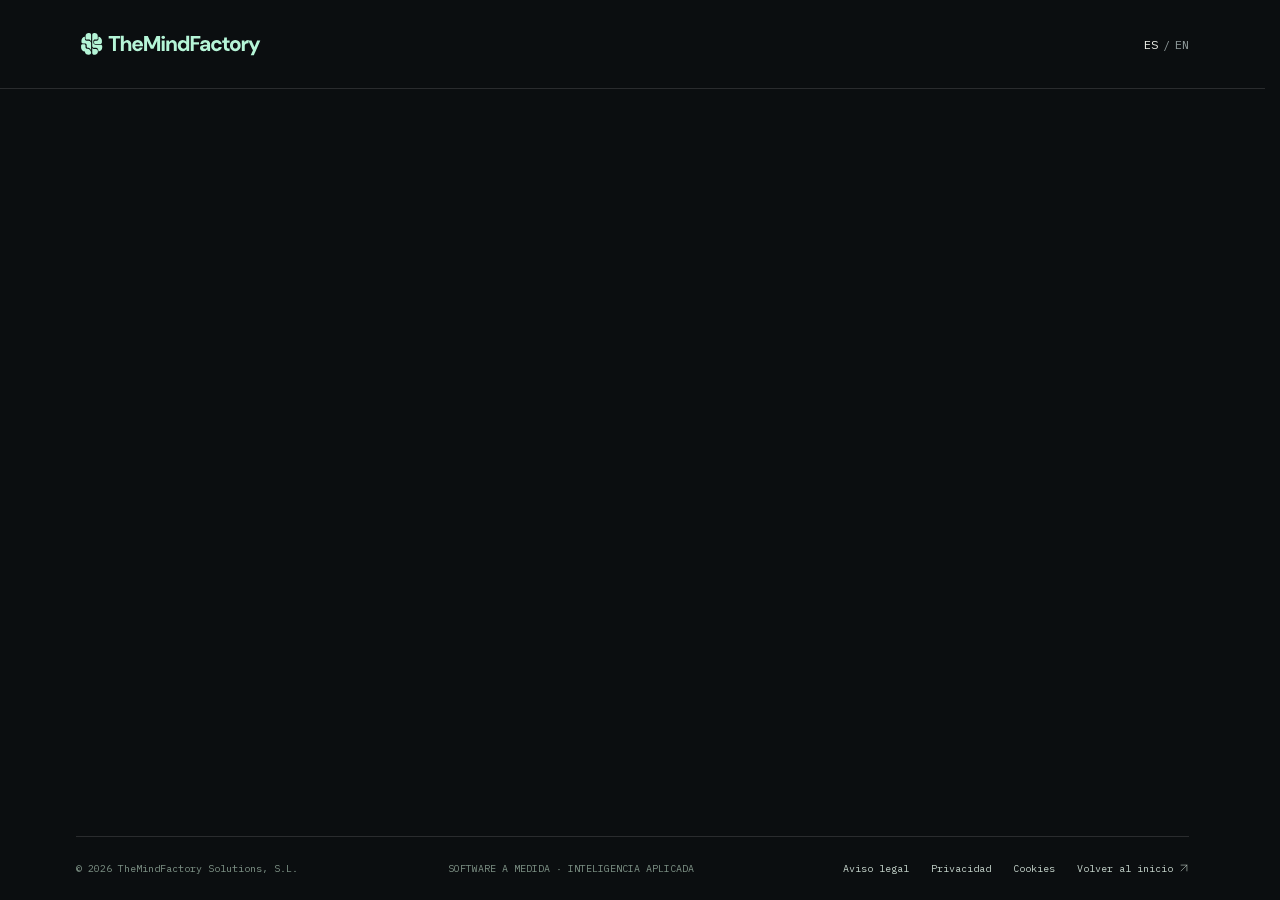
<file: acceso/index.html>
<!doctype html>
<html lang="es">
  <head>
    <meta charset="utf-8" />
    <meta name="viewport" content="width=device-width,initial-scale=1" />
    <title>Acceso — TheMindFactory</title>
    <meta name="title-es" content="Acceso — TheMindFactory" />
    <meta name="title-en" content="Access — TheMindFactory" />
    <meta name="description" content="Acceso de clientes de TheMindFactory." />
    <meta name="robots" content="noindex, nofollow" />
    <meta name="theme-color" content="#0b0e10" />
    <link rel="icon" href="/assets/brand/tmf-b1-favicon-oscuro.svg" type="image/svg+xml" />
    <link rel="icon" href="/assets/brand/tmf-b1-favicon-oscuro.ico" sizes="16x16 24x24 32x32 48x48 64x64" />
    <link rel="apple-touch-icon" href="/assets/brand/tmf-b1-app-oscuro-180.png" />
    <link rel="preload" href="/assets/fonts/dm-sans-latin.woff2" as="font" type="font/woff2" crossorigin />
    <link rel="stylesheet" href="/assets/fonts/fonts.css?v=20261014-legal" />
    <link rel="stylesheet" href="/styles.css?v=20261014-legal" />
    <link rel="stylesheet" href="/legal.css?v=20261014-legal" />
    <script type="module" src="/js/legal.js?v=20261014-legal"></script>
  </head>
  <body class="access-page">
    <header class="legal-header">
      <a class="brand" href="/" aria-label="TheMindFactory — inicio">
        <img src="/assets/brand/tmf-b1-horizontal-menta.svg" width="905" height="151" alt="TheMindFactory" />
      </a>
      <button id="lang-toggle" class="language" aria-label="Switch to English">
        <span class="nav__lang-active">ES</span><span class="nav__lang-sep">/</span><span class="nav__lang-other">EN</span>
      </button>
    </header>
    <main id="main"></main>
    <footer class="footer">
      <div class="footer-bottom">
        <span>© 2026 TheMindFactory Solutions, S.L.</span
        ><span data-es="SOFTWARE A MEDIDA · INTELIGENCIA APLICADA" data-en="CUSTOM SOFTWARE · APPLIED INTELLIGENCE">SOFTWARE A MEDIDA · INTELIGENCIA APLICADA</span
        ><nav class="footer-links" aria-label="Legal"
          ><a href="/aviso-legal/"><span data-es="Aviso legal" data-en="Legal notice">Aviso legal</span></a
          ><a href="/privacidad/"><span data-es="Privacidad" data-en="Privacy">Privacidad</span></a
          ><a href="/cookies/"><span data-es="Cookies" data-en="Cookies">Cookies</span></a
          ><a href="/"><span data-es="Volver al inicio" data-en="Back to home">Volver al inicio</span> <svg class="icon icon-arrow" viewBox="0 0 24 24" fill="none" stroke="currentColor" stroke-width="1.4" stroke-linecap="round" stroke-linejoin="round" aria-hidden="true" focusable="false"><path d="M5 19 19 5M5 5h14v14" /></svg></a
        ></nav>
      </div>
    </footer>
  </body>
</html>
</file>
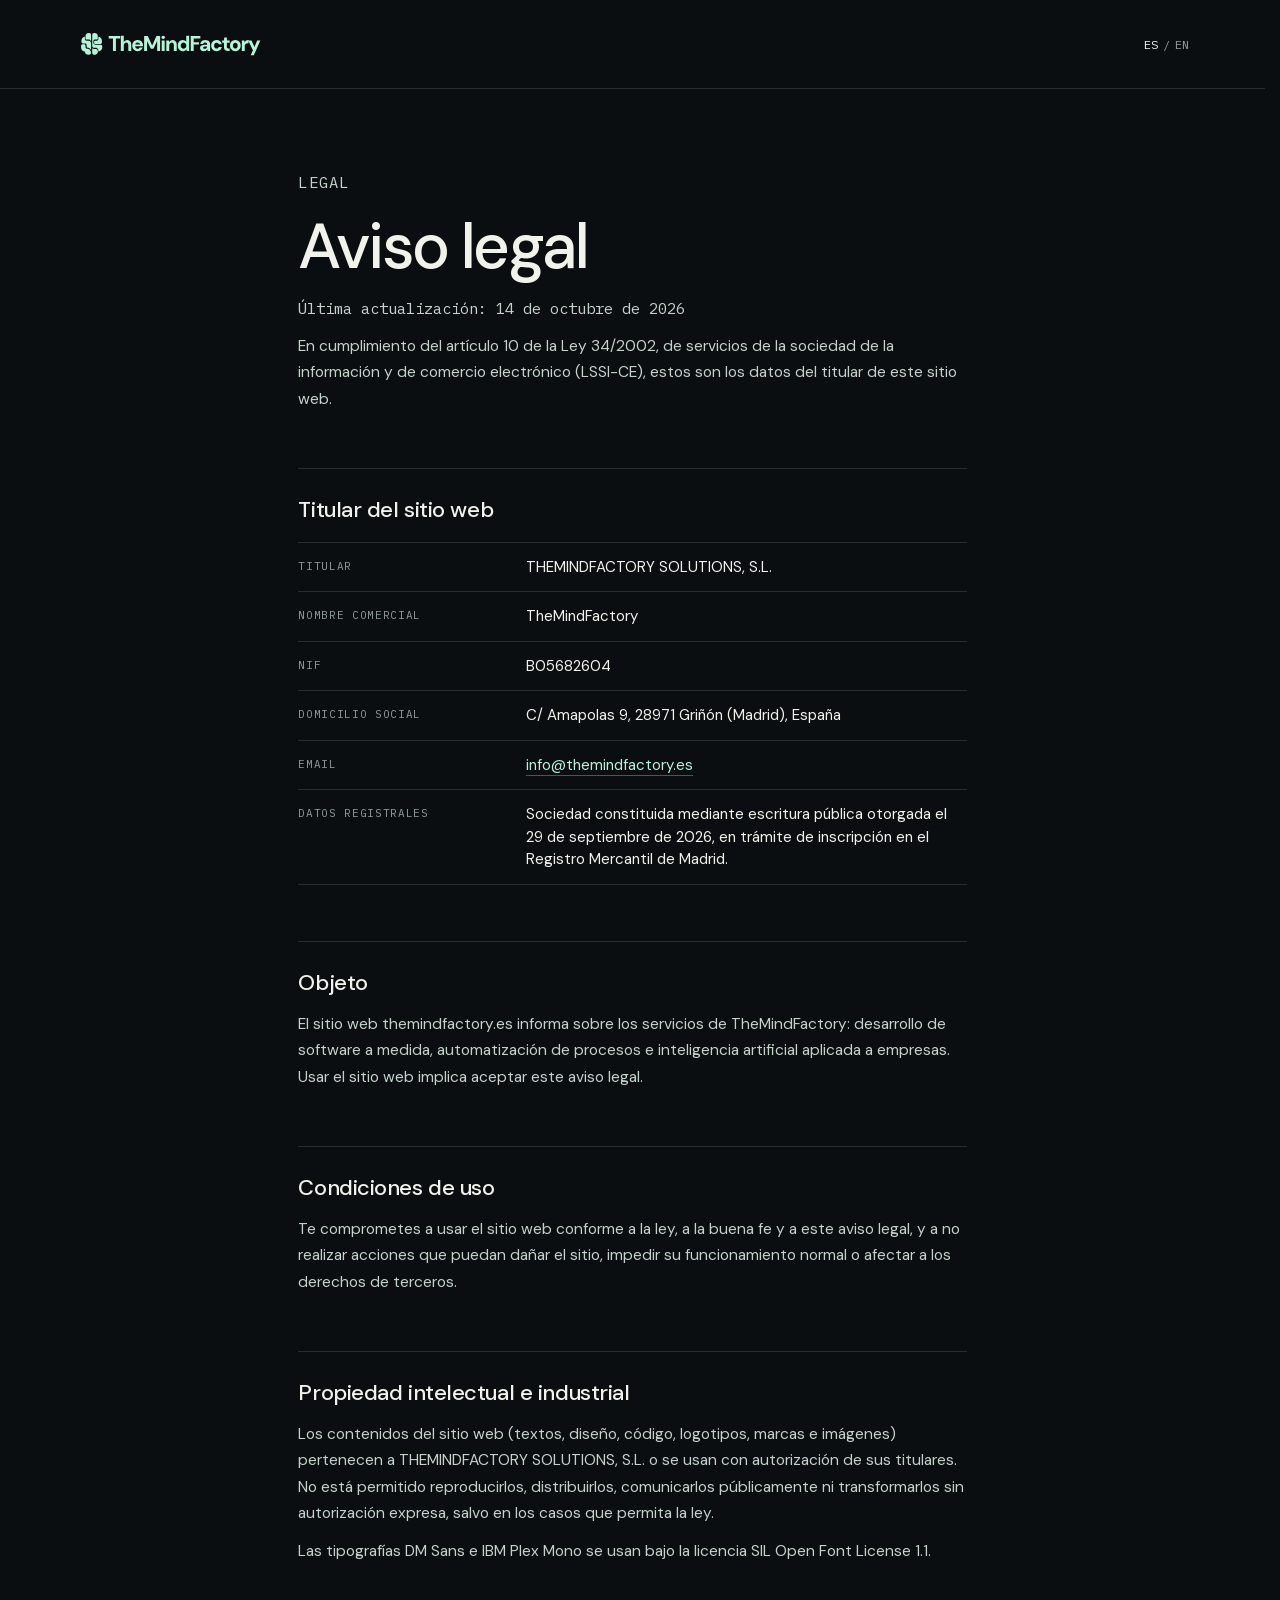
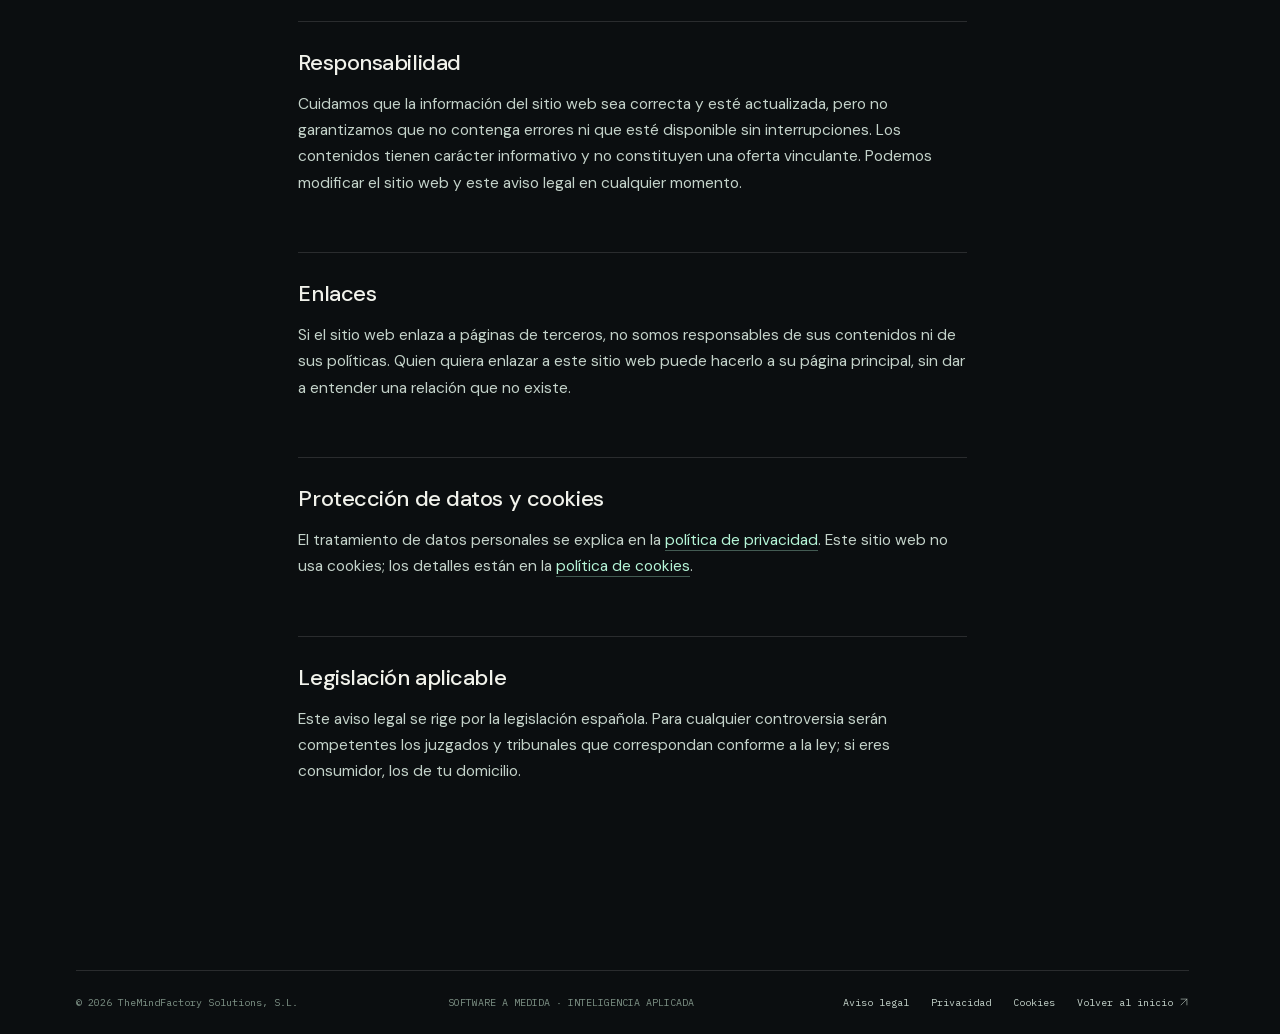
<file: aviso-legal/index.html>
<!doctype html>
<html lang="es">
  <head>
    <meta charset="utf-8" />
    <meta name="viewport" content="width=device-width,initial-scale=1" />
    <title>Aviso legal — TheMindFactory</title>
    <meta name="title-es" content="Aviso legal — TheMindFactory" />
    <meta name="title-en" content="Legal notice — TheMindFactory" />
    <meta name="description" content="Datos identificativos del titular de themindfactory.es y condiciones de uso del sitio web." />
    <meta name="theme-color" content="#0b0e10" />
    <link rel="icon" href="/assets/brand/tmf-b1-favicon-oscuro.svg" type="image/svg+xml" />
    <link rel="icon" href="/assets/brand/tmf-b1-favicon-oscuro.ico" sizes="16x16 24x24 32x32 48x48 64x64" />
    <link rel="apple-touch-icon" href="/assets/brand/tmf-b1-app-oscuro-180.png" />
    <link rel="preload" href="/assets/fonts/dm-sans-latin.woff2" as="font" type="font/woff2" crossorigin />
    <link rel="stylesheet" href="/assets/fonts/fonts.css?v=20261014-legal" />
    <link rel="stylesheet" href="/styles.css?v=20261014-legal" />
    <link rel="stylesheet" href="/legal.css?v=20261014-legal" />
    <script type="module" src="/js/legal.js?v=20261014-legal"></script>
  </head>
  <body>
    <header class="legal-header">
      <a class="brand" href="/" aria-label="TheMindFactory — inicio">
        <img src="/assets/brand/tmf-b1-horizontal-menta.svg" width="905" height="151" alt="TheMindFactory" />
      </a>
      <button id="lang-toggle" class="language" aria-label="Switch to English">
        <span class="nav__lang-active">ES</span><span class="nav__lang-sep">/</span><span class="nav__lang-other">EN</span>
      </button>
    </header>
    <main class="legal" id="main">
      <article data-lang="es">
      <p class="legal-kicker">Legal</p>
      <h1>Aviso legal</h1>
      <p class="legal-updated">Última actualización: 14 de octubre de 2026</p>
      <p class="legal-intro">En cumplimiento del artículo 10 de la Ley 34/2002, de servicios de la sociedad de la información y de comercio electrónico (LSSI-CE), estos son los datos del titular de este sitio web.</p>

      <h2>Titular del sitio web</h2>
      <dl class="legal-data">
        <dt>Titular</dt><dd>THEMINDFACTORY SOLUTIONS, S.L.</dd>
        <dt>Nombre comercial</dt><dd>TheMindFactory</dd>
        <dt>NIF</dt><dd>B05682604</dd>
        <dt>Domicilio social</dt><dd>C/ Amapolas 9, 28971 Griñón (Madrid), España</dd>
        <dt>Email</dt><dd><a href="mailto:info@themindfactory.es">info@themindfactory.es</a></dd>
        <dt>Datos registrales</dt><dd>Sociedad constituida mediante escritura pública otorgada el 29 de septiembre de 2026, en trámite de inscripción en el Registro Mercantil de Madrid.</dd>
      </dl>

      <h2>Objeto</h2>
      <p>El sitio web themindfactory.es informa sobre los servicios de TheMindFactory: desarrollo de software a medida, automatización de procesos e inteligencia artificial aplicada a empresas. Usar el sitio web implica aceptar este aviso legal.</p>

      <h2>Condiciones de uso</h2>
      <p>Te comprometes a usar el sitio web conforme a la ley, a la buena fe y a este aviso legal, y a no realizar acciones que puedan dañar el sitio, impedir su funcionamiento normal o afectar a los derechos de terceros.</p>

      <h2>Propiedad intelectual e industrial</h2>
      <p>Los contenidos del sitio web (textos, diseño, código, logotipos, marcas e imágenes) pertenecen a THEMINDFACTORY SOLUTIONS, S.L. o se usan con autorización de sus titulares. No está permitido reproducirlos, distribuirlos, comunicarlos públicamente ni transformarlos sin autorización expresa, salvo en los casos que permita la ley.</p>
      <p>Las tipografías DM Sans e IBM Plex Mono se usan bajo la licencia SIL Open Font License 1.1.</p>

      <h2>Responsabilidad</h2>
      <p>Cuidamos que la información del sitio web sea correcta y esté actualizada, pero no garantizamos que no contenga errores ni que esté disponible sin interrupciones. Los contenidos tienen carácter informativo y no constituyen una oferta vinculante. Podemos modificar el sitio web y este aviso legal en cualquier momento.</p>

      <h2>Enlaces</h2>
      <p>Si el sitio web enlaza a páginas de terceros, no somos responsables de sus contenidos ni de sus políticas. Quien quiera enlazar a este sitio web puede hacerlo a su página principal, sin dar a entender una relación que no existe.</p>

      <h2>Protección de datos y cookies</h2>
      <p>El tratamiento de datos personales se explica en la <a href="/privacidad/">política de privacidad</a>. Este sitio web no usa cookies; los detalles están en la <a href="/cookies/">política de cookies</a>.</p>

      <h2>Legislación aplicable</h2>
      <p>Este aviso legal se rige por la legislación española. Para cualquier controversia serán competentes los juzgados y tribunales que correspondan conforme a la ley; si eres consumidor, los de tu domicilio.</p>
      </article>
      <article data-lang="en" hidden>
      <p class="legal-kicker">Legal</p>
      <h1>Legal notice</h1>
      <p class="legal-updated">Last updated: 14 October 2026</p>
      <p class="legal-intro">In accordance with article 10 of Spanish Law 34/2002 on information society services and electronic commerce (LSSI-CE), these are the details of the owner of this website. The Spanish version prevails in case of discrepancy.</p>

      <h2>Website owner</h2>
      <dl class="legal-data">
        <dt>Owner</dt><dd>THEMINDFACTORY SOLUTIONS, S.L.</dd>
        <dt>Trade name</dt><dd>TheMindFactory</dd>
        <dt>Tax ID (NIF)</dt><dd>B05682604</dd>
        <dt>Registered office</dt><dd>C/ Amapolas 9, 28971 Griñón (Madrid), Spain</dd>
        <dt>Email</dt><dd><a href="mailto:info@themindfactory.es">info@themindfactory.es</a></dd>
        <dt>Registry details</dt><dd>Company incorporated by public deed executed on 29 September 2026, pending registration with the Madrid Companies Register.</dd>
      </dl>

      <h2>Purpose</h2>
      <p>themindfactory.es provides information about TheMindFactory's services: custom software development, process automation and applied artificial intelligence for businesses. Using the website means you accept this legal notice.</p>

      <h2>Terms of use</h2>
      <p>You agree to use the website lawfully, in good faith and in line with this notice, and not to carry out any action that could damage the website, disrupt its normal operation or affect the rights of third parties.</p>

      <h2>Intellectual and industrial property</h2>
      <p>The contents of the website (texts, design, code, logos, trademarks and images) belong to THEMINDFACTORY SOLUTIONS, S.L. or are used with their owners' permission. They may not be reproduced, distributed, publicly communicated or transformed without express permission, except where the law allows it.</p>
      <p>The DM Sans and IBM Plex Mono typefaces are used under the SIL Open Font License 1.1.</p>

      <h2>Liability</h2>
      <p>We take care to keep the information on the website accurate and up to date, but we cannot guarantee that it is error-free or always available. The contents are for information only and are not a binding offer. We may change the website and this notice at any time.</p>

      <h2>Links</h2>
      <p>If the website links to third-party pages, we are not responsible for their contents or policies. Anyone may link to the home page of this website, as long as they do not suggest a relationship that does not exist.</p>

      <h2>Data protection and cookies</h2>
      <p>How we handle personal data is explained in the <a href="/privacidad/">privacy policy</a>. This website does not use cookies; see the <a href="/cookies/">cookie policy</a>.</p>

      <h2>Governing law</h2>
      <p>This legal notice is governed by Spanish law. Any dispute will be heard by the courts that have jurisdiction under the law; if you are a consumer, those of your place of residence.</p>
      </article>
    </main>
    <footer class="footer">
      <div class="footer-bottom">
        <span>© 2026 TheMindFactory Solutions, S.L.</span
        ><span data-es="SOFTWARE A MEDIDA · INTELIGENCIA APLICADA" data-en="CUSTOM SOFTWARE · APPLIED INTELLIGENCE">SOFTWARE A MEDIDA · INTELIGENCIA APLICADA</span
        ><nav class="footer-links" aria-label="Legal"
          ><a href="/aviso-legal/"><span data-es="Aviso legal" data-en="Legal notice">Aviso legal</span></a
          ><a href="/privacidad/"><span data-es="Privacidad" data-en="Privacy">Privacidad</span></a
          ><a href="/cookies/"><span data-es="Cookies" data-en="Cookies">Cookies</span></a
          ><a href="/"><span data-es="Volver al inicio" data-en="Back to home">Volver al inicio</span> <svg class="icon icon-arrow" viewBox="0 0 24 24" fill="none" stroke="currentColor" stroke-width="1.4" stroke-linecap="round" stroke-linejoin="round" aria-hidden="true" focusable="false"><path d="M5 19 19 5M5 5h14v14" /></svg></a
        ></nav>
      </div>
    </footer>
  </body>
</html>
</file>
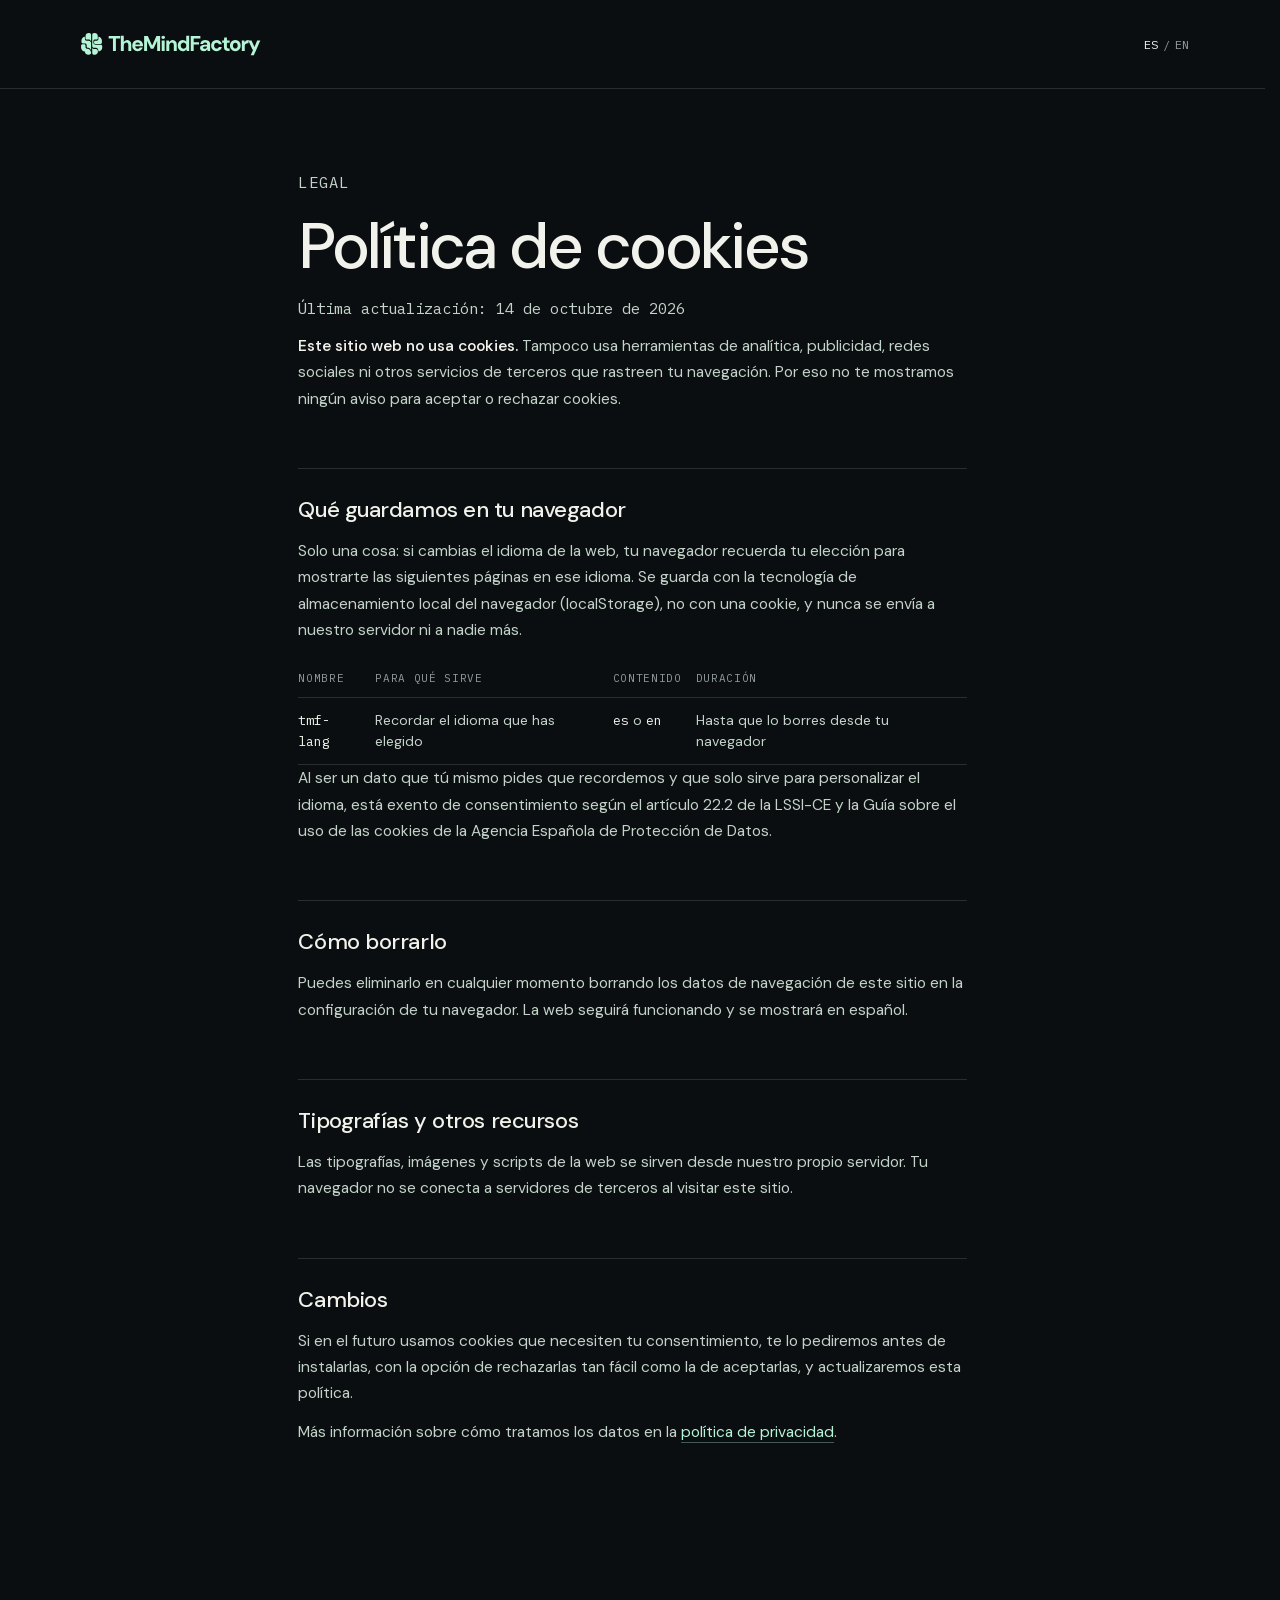
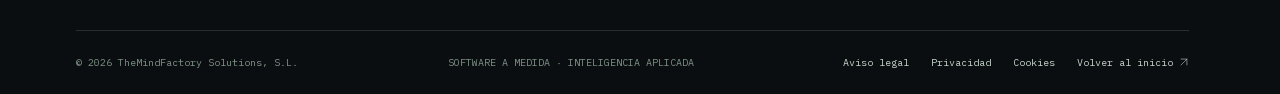
<file: cookies/index.html>
<!doctype html>
<html lang="es">
  <head>
    <meta charset="utf-8" />
    <meta name="viewport" content="width=device-width,initial-scale=1" />
    <title>Política de cookies — TheMindFactory</title>
    <meta name="title-es" content="Política de cookies — TheMindFactory" />
    <meta name="title-en" content="Cookie policy — TheMindFactory" />
    <meta name="description" content="themindfactory.es no usa cookies. Solo recuerda en tu navegador el idioma que eliges." />
    <meta name="theme-color" content="#0b0e10" />
    <link rel="icon" href="/assets/brand/tmf-b1-favicon-oscuro.svg" type="image/svg+xml" />
    <link rel="icon" href="/assets/brand/tmf-b1-favicon-oscuro.ico" sizes="16x16 24x24 32x32 48x48 64x64" />
    <link rel="apple-touch-icon" href="/assets/brand/tmf-b1-app-oscuro-180.png" />
    <link rel="preload" href="/assets/fonts/dm-sans-latin.woff2" as="font" type="font/woff2" crossorigin />
    <link rel="stylesheet" href="/assets/fonts/fonts.css?v=20261014-legal" />
    <link rel="stylesheet" href="/styles.css?v=20261014-legal" />
    <link rel="stylesheet" href="/legal.css?v=20261014-legal" />
    <script type="module" src="/js/legal.js?v=20261014-legal"></script>
  </head>
  <body>
    <header class="legal-header">
      <a class="brand" href="/" aria-label="TheMindFactory — inicio">
        <img src="/assets/brand/tmf-b1-horizontal-menta.svg" width="905" height="151" alt="TheMindFactory" />
      </a>
      <button id="lang-toggle" class="language" aria-label="Switch to English">
        <span class="nav__lang-active">ES</span><span class="nav__lang-sep">/</span><span class="nav__lang-other">EN</span>
      </button>
    </header>
    <main class="legal" id="main">
      <article data-lang="es">
      <p class="legal-kicker">Legal</p>
      <h1>Política de cookies</h1>
      <p class="legal-updated">Última actualización: 14 de octubre de 2026</p>
      <p class="legal-intro"><strong>Este sitio web no usa cookies.</strong> Tampoco usa herramientas de analítica, publicidad, redes sociales ni otros servicios de terceros que rastreen tu navegación. Por eso no te mostramos ningún aviso para aceptar o rechazar cookies.</p>

      <h2>Qué guardamos en tu navegador</h2>
      <p>Solo una cosa: si cambias el idioma de la web, tu navegador recuerda tu elección para mostrarte las siguientes páginas en ese idioma. Se guarda con la tecnología de almacenamiento local del navegador (<em>localStorage</em>), no con una cookie, y nunca se envía a nuestro servidor ni a nadie más.</p>
      <div class="legal-table-wrap">
        <table class="legal-table">
          <thead><tr><th>Nombre</th><th>Para qué sirve</th><th>Contenido</th><th>Duración</th></tr></thead>
          <tbody>
            <tr><td><code>tmf-lang</code></td><td>Recordar el idioma que has elegido</td><td><code>es</code> o <code>en</code></td><td>Hasta que lo borres desde tu navegador</td></tr>
          </tbody>
        </table>
      </div>
      <p>Al ser un dato que tú mismo pides que recordemos y que solo sirve para personalizar el idioma, está exento de consentimiento según el artículo 22.2 de la LSSI-CE y la Guía sobre el uso de las cookies de la Agencia Española de Protección de Datos.</p>

      <h2>Cómo borrarlo</h2>
      <p>Puedes eliminarlo en cualquier momento borrando los datos de navegación de este sitio en la configuración de tu navegador. La web seguirá funcionando y se mostrará en español.</p>

      <h2>Tipografías y otros recursos</h2>
      <p>Las tipografías, imágenes y scripts de la web se sirven desde nuestro propio servidor. Tu navegador no se conecta a servidores de terceros al visitar este sitio.</p>

      <h2>Cambios</h2>
      <p>Si en el futuro usamos cookies que necesiten tu consentimiento, te lo pediremos antes de instalarlas, con la opción de rechazarlas tan fácil como la de aceptarlas, y actualizaremos esta política.</p>
      <p>Más información sobre cómo tratamos los datos en la <a href="/privacidad/">política de privacidad</a>.</p>
      </article>
      <article data-lang="en" hidden>
      <p class="legal-kicker">Legal</p>
      <h1>Cookie policy</h1>
      <p class="legal-updated">Last updated: 14 October 2026</p>
      <p class="legal-intro"><strong>This website does not use cookies.</strong> Nor does it use analytics, advertising, social media or any other third-party services that track your browsing. That is why we do not show you a banner to accept or reject cookies. The Spanish version prevails in case of discrepancy.</p>

      <h2>What we store in your browser</h2>
      <p>Just one thing: if you switch the website language, your browser remembers your choice so the next pages are shown in that language. It is stored using the browser's local storage (<em>localStorage</em>), not a cookie, and it is never sent to our server or anyone else.</p>
      <div class="legal-table-wrap">
        <table class="legal-table">
          <thead><tr><th>Name</th><th>Purpose</th><th>Value</th><th>Duration</th></tr></thead>
          <tbody>
            <tr><td><code>tmf-lang</code></td><td>Remember the language you chose</td><td><code>es</code> or <code>en</code></td><td>Until you delete it from your browser</td></tr>
          </tbody>
        </table>
      </div>
      <p>Because you ask us to remember it and it only serves to personalise the language, it is exempt from consent under article 22.2 LSSI-CE and the Spanish Data Protection Agency's cookie guidance.</p>

      <h2>How to delete it</h2>
      <p>You can remove it at any time by clearing this site's browsing data in your browser settings. The website will keep working and will be shown in Spanish.</p>

      <h2>Fonts and other resources</h2>
      <p>The website's fonts, images and scripts are served from our own server. Your browser does not connect to third-party servers when you visit this site.</p>

      <h2>Changes</h2>
      <p>If we ever use cookies that need your consent, we will ask for it before setting them, with an option to reject them that is as easy as accepting, and we will update this policy.</p>
      <p>More on how we handle data in the <a href="/privacidad/">privacy policy</a>.</p>
      </article>
    </main>
    <footer class="footer">
      <div class="footer-bottom">
        <span>© 2026 TheMindFactory Solutions, S.L.</span
        ><span data-es="SOFTWARE A MEDIDA · INTELIGENCIA APLICADA" data-en="CUSTOM SOFTWARE · APPLIED INTELLIGENCE">SOFTWARE A MEDIDA · INTELIGENCIA APLICADA</span
        ><nav class="footer-links" aria-label="Legal"
          ><a href="/aviso-legal/"><span data-es="Aviso legal" data-en="Legal notice">Aviso legal</span></a
          ><a href="/privacidad/"><span data-es="Privacidad" data-en="Privacy">Privacidad</span></a
          ><a href="/cookies/"><span data-es="Cookies" data-en="Cookies">Cookies</span></a
          ><a href="/"><span data-es="Volver al inicio" data-en="Back to home">Volver al inicio</span> <svg class="icon icon-arrow" viewBox="0 0 24 24" fill="none" stroke="currentColor" stroke-width="1.4" stroke-linecap="round" stroke-linejoin="round" aria-hidden="true" focusable="false"><path d="M5 19 19 5M5 5h14v14" /></svg></a
        ></nav>
      </div>
    </footer>
  </body>
</html>
</file>
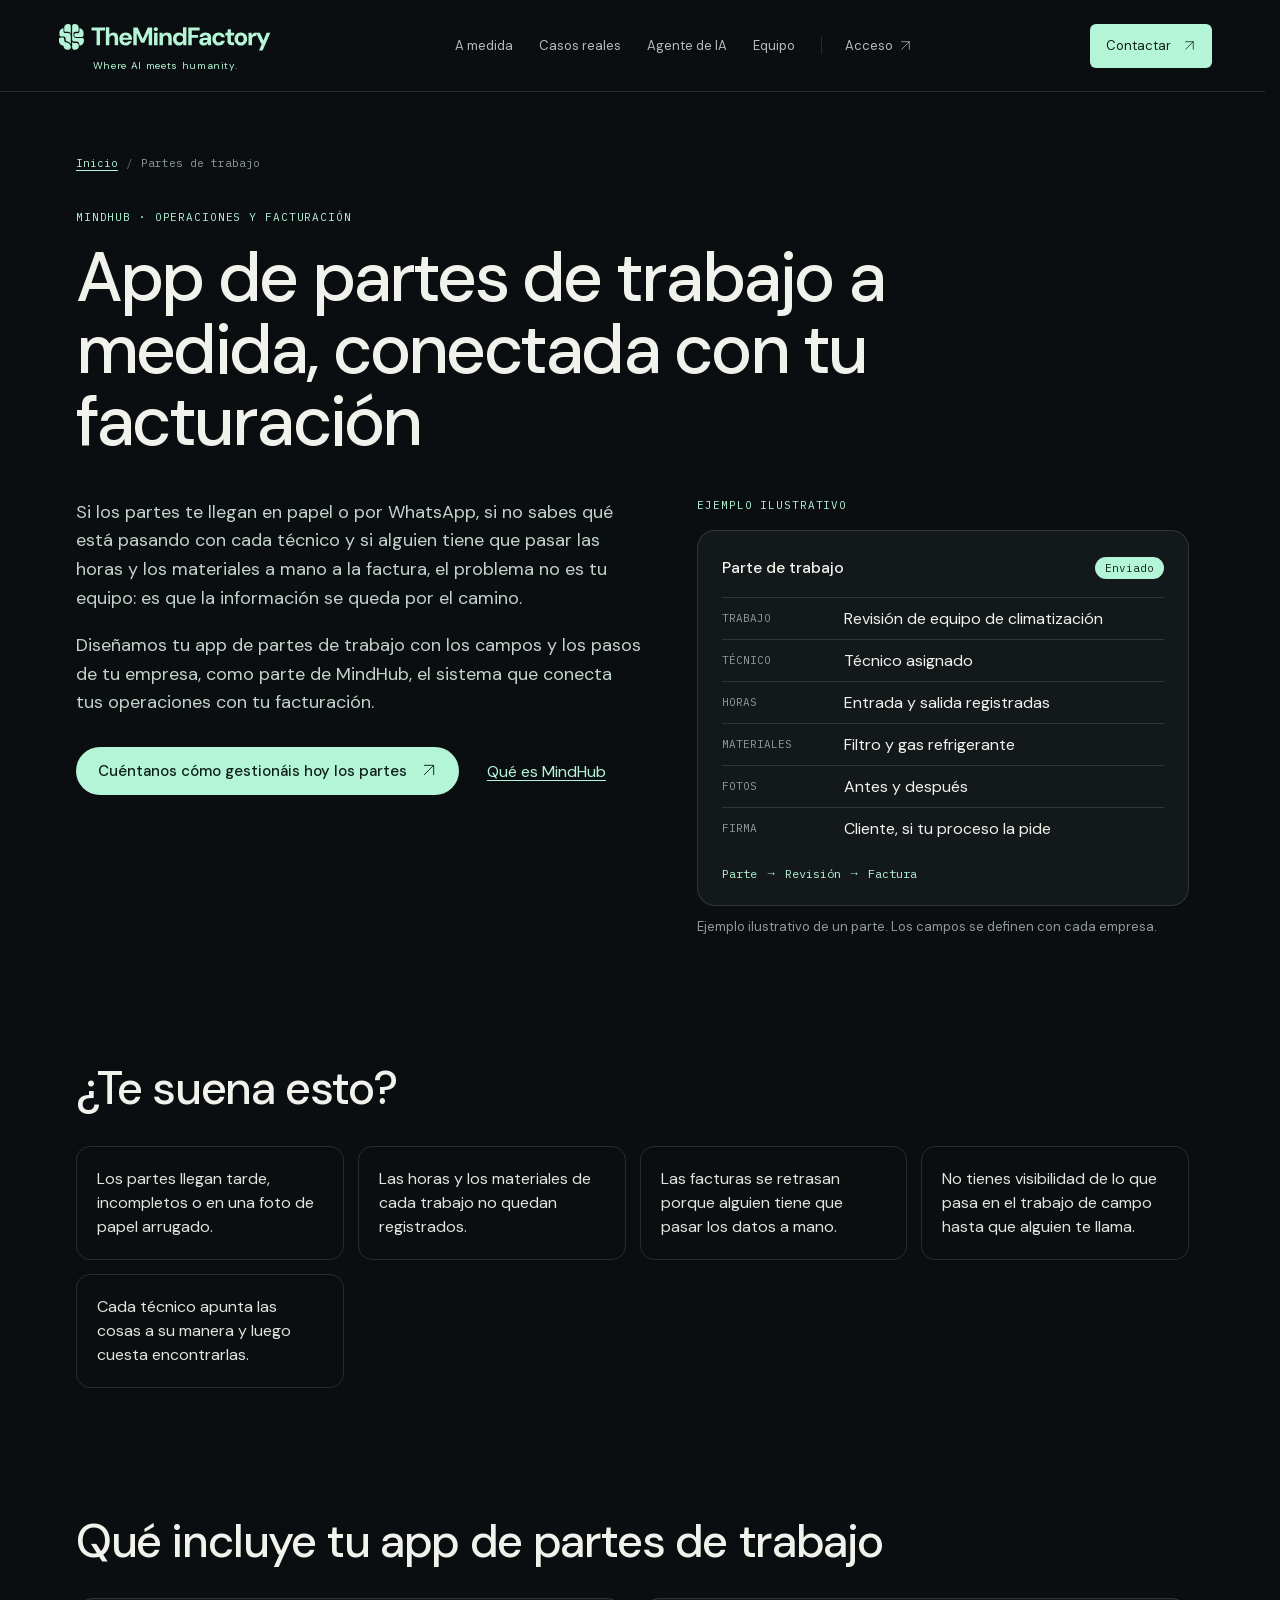
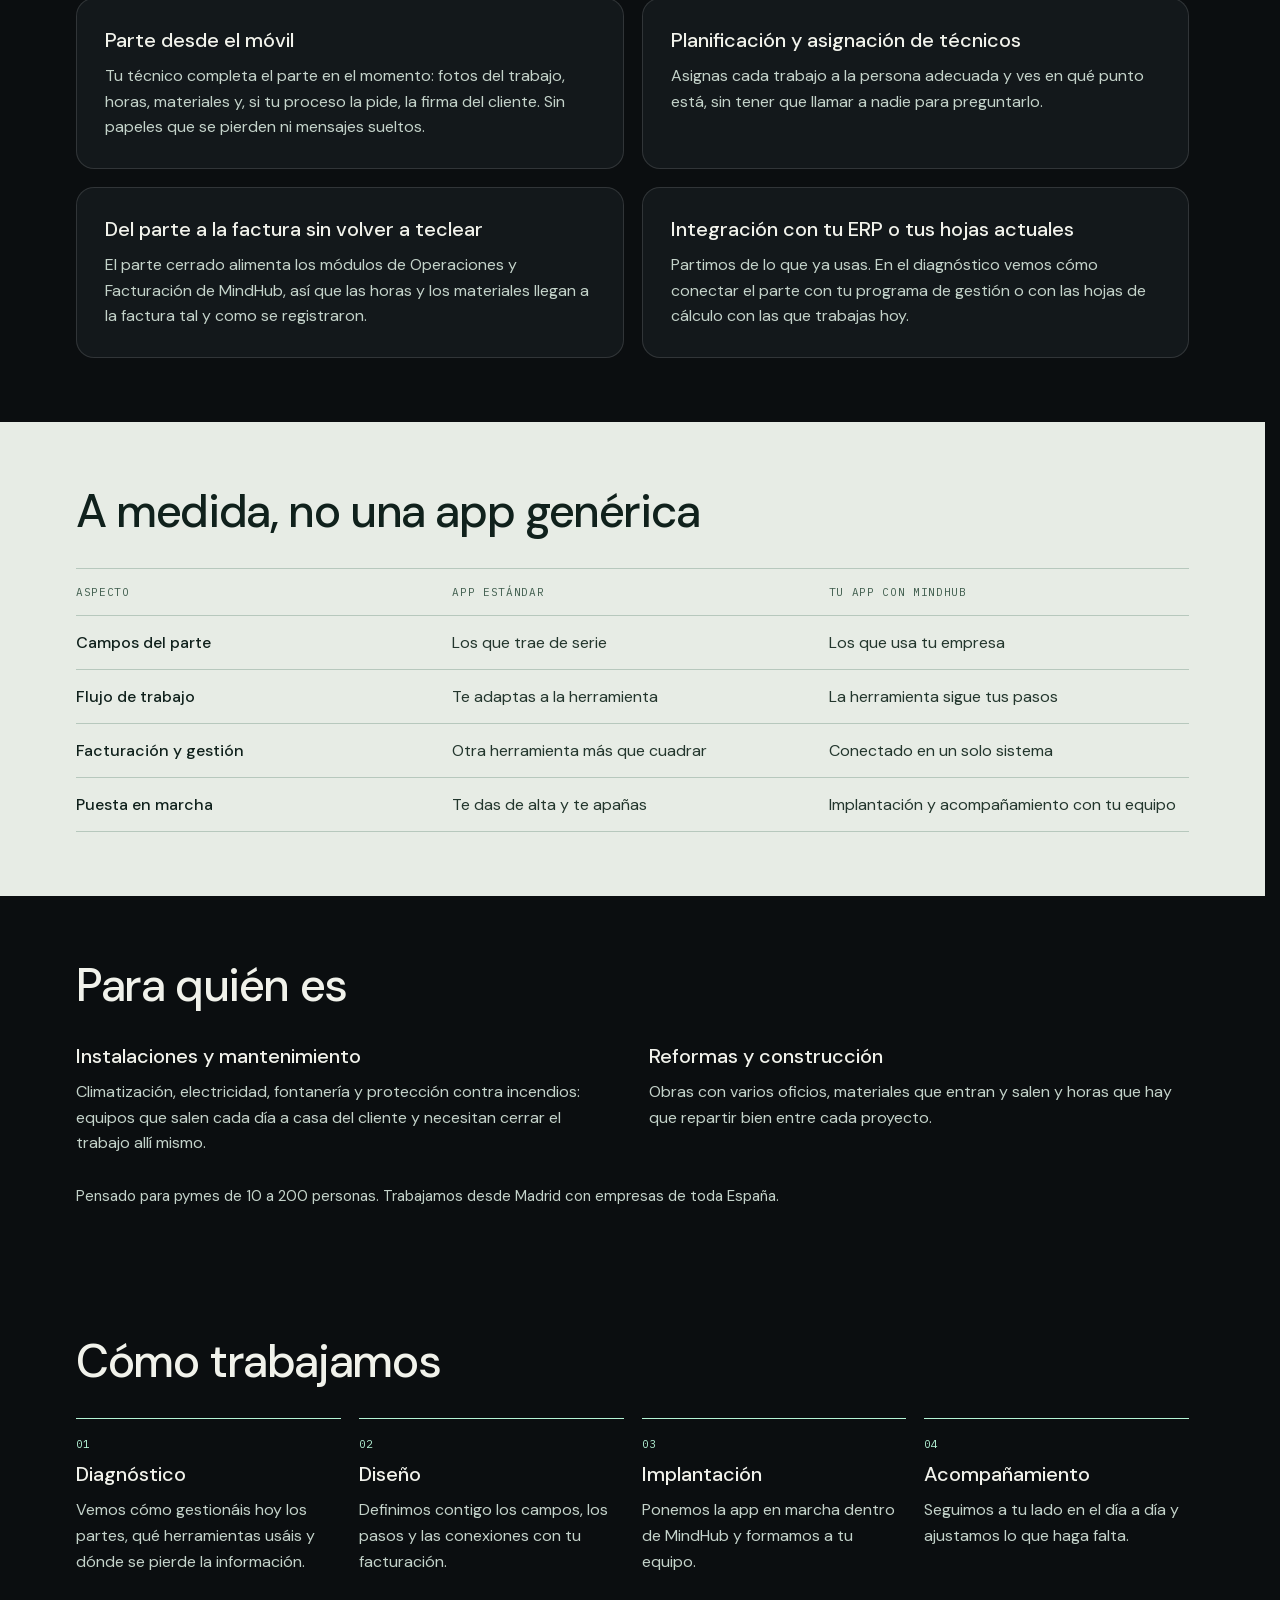
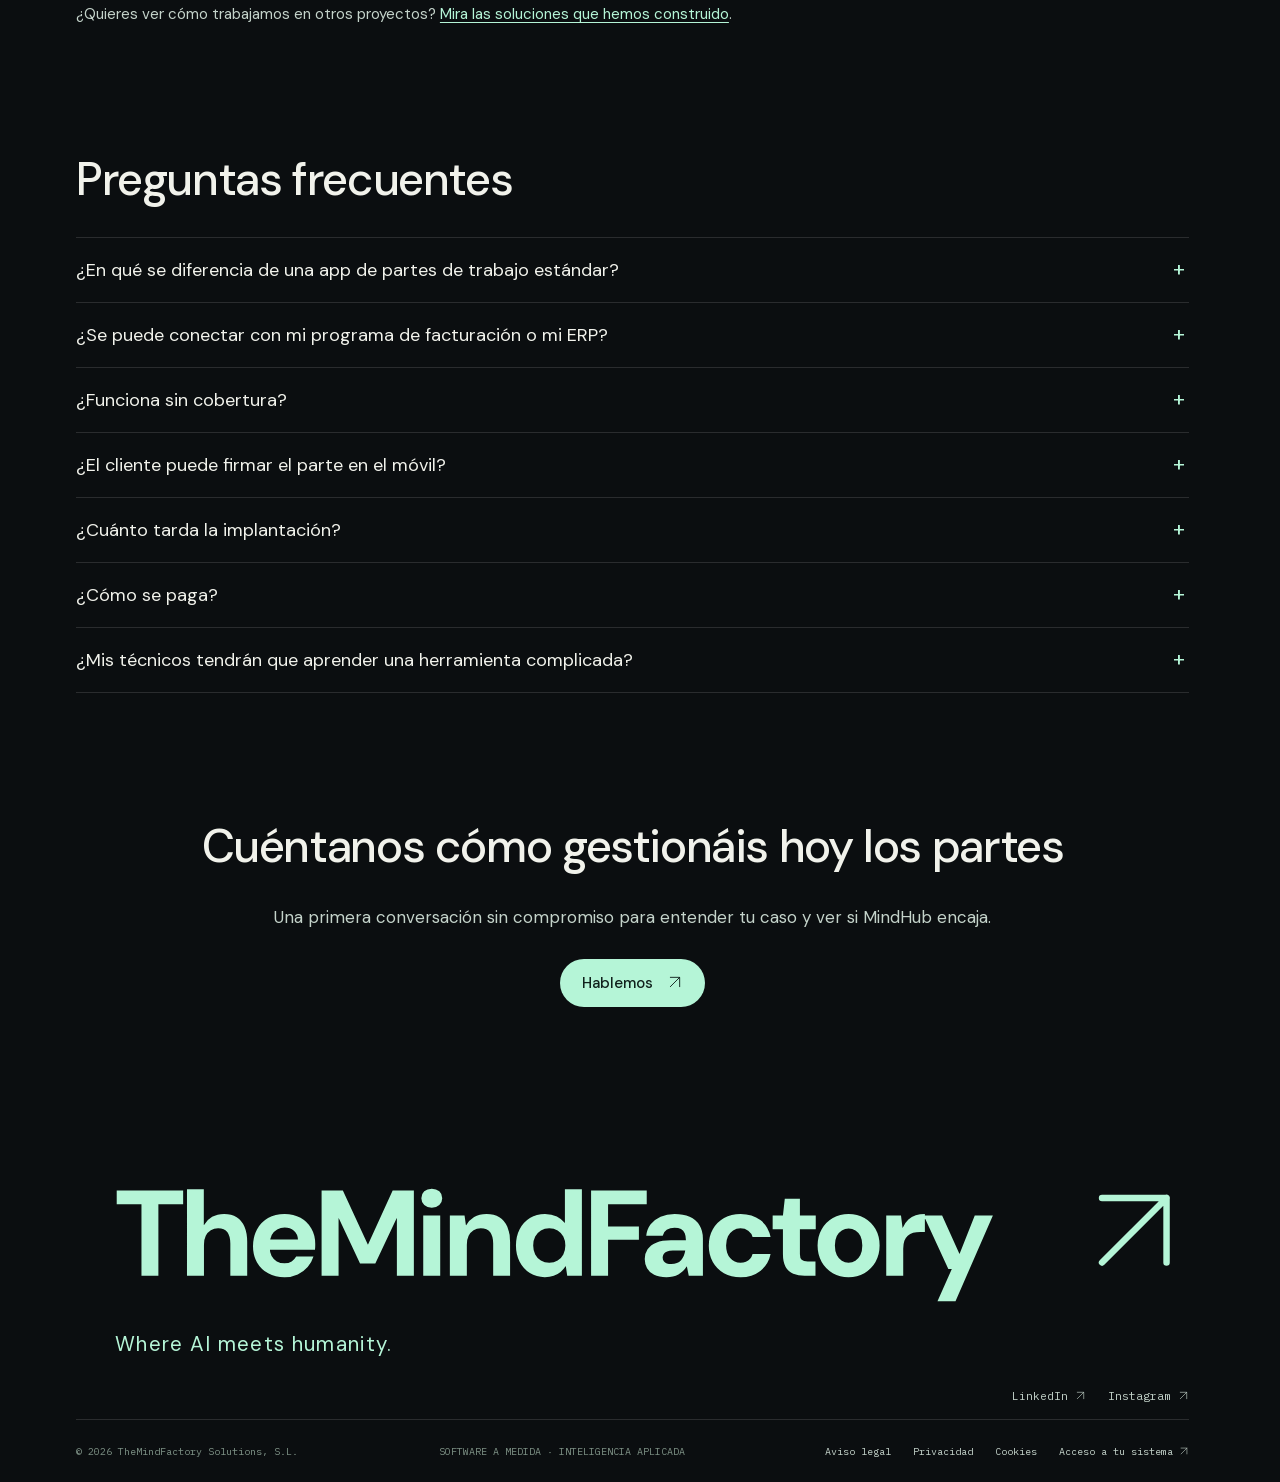
<file: partes-de-trabajo/index.html>
<!doctype html>
<html lang="es">
  <head>
    <meta charset="utf-8" />
    <meta name="viewport" content="width=device-width,initial-scale=1" />
    <title>App de partes de trabajo a medida, pymes | TheMindFactory</title>
    <meta name="description" content="Partes de trabajo digitales con fotos, firma, horas y materiales, a medida de tu empresa e integrados con tu facturación. Hablemos de tu caso." />
    <meta name="robots" content="index, follow" />
    <meta name="theme-color" content="#0b0e10" />
    <link rel="canonical" href="https://themindfactory.es/partes-de-trabajo/" />
    <meta property="og:type" content="website" />
    <meta property="og:site_name" content="TheMindFactory" />
    <meta property="og:locale" content="es_ES" />
    <meta property="og:url" content="https://themindfactory.es/partes-de-trabajo/" />
    <meta property="og:title" content="App de partes de trabajo a medida, pymes | TheMindFactory" />
    <meta property="og:description" content="Partes de trabajo digitales con fotos, firma, horas y materiales, a medida de tu empresa e integrados con tu facturación. Hablemos de tu caso." />
    <meta property="og:image" content="https://themindfactory.es/assets/brand/og-partes-de-trabajo-1200x630.jpg" />
    <meta property="og:image:type" content="image/jpeg" />
    <meta property="og:image:width" content="1200" />
    <meta property="og:image:height" content="630" />
    <meta property="og:image:alt" content="Logotipo de TheMindFactory con el titular App de partes de trabajo a medida, conectada con tu facturación, sobre fondo oscuro." />
    <meta name="twitter:card" content="summary_large_image" />
    <meta name="twitter:title" content="App de partes de trabajo a medida, pymes | TheMindFactory" />
    <meta name="twitter:description" content="Partes de trabajo digitales con fotos, firma, horas y materiales, a medida de tu empresa e integrados con tu facturación. Hablemos de tu caso." />
    <meta name="twitter:image" content="https://themindfactory.es/assets/brand/og-partes-de-trabajo-1200x630.jpg" />
    <meta name="twitter:image:alt" content="Logotipo de TheMindFactory con el titular App de partes de trabajo a medida, conectada con tu facturación, sobre fondo oscuro." />
    <link rel="icon" href="/assets/brand/tmf-b1-favicon-oscuro.svg" type="image/svg+xml" />
    <link rel="icon" href="/assets/brand/tmf-b1-favicon-oscuro.ico" sizes="16x16 24x24 32x32 48x48 64x64" />
    <link rel="apple-touch-icon" href="/assets/brand/tmf-b1-app-oscuro-180.png" />
    <link rel="preload" href="/assets/fonts/dm-sans-latin.woff2" as="font" type="font/woff2" crossorigin />
    <link rel="stylesheet" href="/assets/fonts/fonts.css?v=20261014-legal" />
    <link rel="stylesheet" href="/styles.css?v=20261027-team-names" />
    <link rel="stylesheet" href="/partes-de-trabajo/partes.css?v=20261027-partes-3" />
    <script type="module" src="/partes-de-trabajo/partes.js?v=20261027-menu"></script>
    <script type="application/ld+json">
{
  "@context": "https://schema.org",
  "@graph": [
    {
      "@type": "Service",
      "@id": "https://themindfactory.es/partes-de-trabajo/#service",
      "name": "App de partes de trabajo a medida",
      "serviceType": "Desarrollo de app de partes de trabajo a medida",
      "description": "Partes de trabajo digitales con fotos, firma, horas y materiales, a medida de tu empresa e integrados con tu facturación. Hablemos de tu caso.",
      "url": "https://themindfactory.es/partes-de-trabajo/",
      "provider": {
        "@id": "https://themindfactory.es/#organization"
      },
      "areaServed": {
        "@type": "Country",
        "name": "ES"
      },
      "isRelatedTo": {
        "@type": "SoftwareApplication",
        "name": "MindHub",
        "applicationCategory": "BusinessApplication"
      }
    },
    {
      "@type": "BreadcrumbList",
      "@id": "https://themindfactory.es/partes-de-trabajo/#breadcrumb",
      "itemListElement": [
        {
          "@type": "ListItem",
          "position": 1,
          "name": "Inicio",
          "item": "https://themindfactory.es/"
        },
        {
          "@type": "ListItem",
          "position": 2,
          "name": "Partes de trabajo",
          "item": "https://themindfactory.es/partes-de-trabajo/"
        }
      ]
    },
    {
      "@type": "FAQPage",
      "@id": "https://themindfactory.es/partes-de-trabajo/#faq",
      "mainEntity": [
        {
          "@type": "Question",
          "name": "¿En qué se diferencia de una app de partes de trabajo estándar?",
          "acceptedAnswer": {
            "@type": "Answer",
            "text": "Una app estándar te obliga a adaptar tu forma de trabajar a sus pantallas. Nosotros diseñamos el parte con tus campos, tus pasos y tus documentos, y lo conectamos con el resto de tu gestión dentro de MindHub, para que no tengas una herramienta más aislada."
          }
        },
        {
          "@type": "Question",
          "name": "¿Se puede conectar con mi programa de facturación o mi ERP?",
          "acceptedAnswer": {
            "@type": "Answer",
            "text": "Es una de las primeras cosas que revisamos en el diagnóstico: qué programa usas hoy, qué datos tiene que recibir y cómo hacer que el parte llegue a la factura sin volver a teclearlo."
          }
        },
        {
          "@type": "Question",
          "name": "¿Funciona sin cobertura?",
          "acceptedAnswer": {
            "@type": "Answer",
            "text": "Lo concretamos contigo en el diagnóstico, según dónde y cómo trabajan tus técnicos."
          }
        },
        {
          "@type": "Question",
          "name": "¿El cliente puede firmar el parte en el móvil?",
          "acceptedAnswer": {
            "@type": "Answer",
            "text": "Se puede plantear. Si tu proceso lo necesita, el parte puede incluir la firma del cliente al terminar el trabajo, junto a las fotos, las horas y los materiales. Lo vemos contigo en el diagnóstico."
          }
        },
        {
          "@type": "Question",
          "name": "¿Cuánto tarda la implantación?",
          "acceptedAnswer": {
            "@type": "Answer",
            "text": "Depende del alcance; lo vemos en el diagnóstico."
          }
        },
        {
          "@type": "Question",
          "name": "¿Cómo se paga?",
          "acceptedAnswer": {
            "@type": "Answer",
            "text": "Te lo explicamos en la primera conversación, una vez entendamos el alcance de lo que necesitas."
          }
        },
        {
          "@type": "Question",
          "name": "¿Mis técnicos tendrán que aprender una herramienta complicada?",
          "acceptedAnswer": {
            "@type": "Answer",
            "text": "No. El parte solo muestra los campos que usa tu equipo, en el orden en que trabaja. Cómo se acompaña a tu equipo en la puesta en marcha lo acordamos contigo según tu caso."
          }
        }
      ]
    },
    {
      "@type": "WebPage",
      "@id": "https://themindfactory.es/partes-de-trabajo/#webpage",
      "url": "https://themindfactory.es/partes-de-trabajo/",
      "name": "App de partes de trabajo a medida, pymes | TheMindFactory",
      "description": "Partes de trabajo digitales con fotos, firma, horas y materiales, a medida de tu empresa e integrados con tu facturación. Hablemos de tu caso.",
      "inLanguage": "es-ES",
      "isPartOf": {
        "@id": "https://themindfactory.es/#website"
      },
      "breadcrumb": {
        "@id": "https://themindfactory.es/partes-de-trabajo/#breadcrumb"
      },
      "primaryImageOfPage": "https://themindfactory.es/assets/brand/og-partes-de-trabajo-1200x630.jpg"
    }
  ]
}
    </script>
  </head>
  <body class="pt-page">
    <a href="#main" class="skip-link"><span>Saltar al contenido</span></a>
    <header class="nav pt-nav" id="nav">
      <a class="brand" href="/" aria-label="TheMindFactory, ir al inicio">
        <img src="/assets/brand/tmf-b1-horizontal-menta.svg" width="905" height="151" alt="TheMindFactory" />
        <span class="brand-tagline" lang="en">Where AI meets humanity.</span>
      </a>
      <nav class="nav-links" id="nav-links" aria-label="Principal">
        <a href="/#sistema">A medida</a><a href="/#casos">Casos reales</a><a href="/#agente">Agente de IA</a><a href="/#equipo">Equipo</a><a class="login-link" href="/acceso.html">Acceso <svg class="icon icon-arrow" viewBox="0 0 24 24" fill="none" stroke="currentColor" stroke-width="1.4" stroke-linecap="round" stroke-linejoin="round" aria-hidden="true" focusable="false"><path d="M5 19 19 5M5 5h14v14" /></svg></a>
      </nav>
      <div class="nav-actions">
        <a href="/#contacto" class="nav-contact pt-nav-contact"><span>Contactar</span><span aria-hidden="true"><svg class="icon icon-arrow" viewBox="0 0 24 24" fill="none" stroke="currentColor" stroke-width="1.4" stroke-linecap="round" stroke-linejoin="round" aria-hidden="true" focusable="false"><path d="M5 19 19 5M5 5h14v14" /></svg></span></a><button class="menu-toggle" hidden aria-label="Abrir menú" aria-expanded="false" aria-controls="nav-links"><span></span><span></span></button>
      </div>
    </header>

    <main id="main" class="pt-main">
      <section class="pt-hero">
        <nav class="pt-breadcrumb" aria-label="Migas de pan"><ol><li><a href="/">Inicio</a></li><li aria-current="page">Partes de trabajo</li></ol></nav>
        <p class="pt-kicker">MindHub · Operaciones y Facturación</p>
        <h1>App de partes de trabajo a medida, conectada con tu facturación</h1>
        <div class="pt-hero-grid">
          <div>
            <p class="pt-lead">Si los partes te llegan en papel o por WhatsApp, si no sabes qué está pasando con cada técnico y si alguien tiene que pasar las horas y los materiales a mano a la factura, el problema no es tu equipo: es que la información se queda por el camino.</p>
            <p class="pt-lead">Diseñamos tu app de partes de trabajo con los campos y los pasos de tu empresa, como parte de MindHub, el sistema que conecta tus operaciones con tu facturación.</p>
            <div class="pt-ctas">
              <a class="pt-button" href="/#contacto">Cuéntanos cómo gestionáis hoy los partes <span aria-hidden="true"><svg class="icon icon-arrow" viewBox="0 0 24 24" fill="none" stroke="currentColor" stroke-width="1.4" stroke-linecap="round" stroke-linejoin="round" aria-hidden="true" focusable="false"><path d="M5 19 19 5M5 5h14v14" /></svg></span></a>
              <a class="pt-link" href="/#minds">Qué es MindHub</a>
            </div>
          </div>
          <figure class="pt-sample" aria-labelledby="pt-sample-cap">
            <p class="pt-tag">Ejemplo ilustrativo</p>
            <div class="pt-sample-card">
              <p class="pt-sample-head"><span>Parte de trabajo</span><span class="pt-status">Enviado</span></p>
              <dl>
                <div><dt>Trabajo</dt><dd>Revisión de equipo de climatización</dd></div>
                <div><dt>Técnico</dt><dd>Técnico asignado</dd></div>
                <div><dt>Horas</dt><dd>Entrada y salida registradas</dd></div>
                <div><dt>Materiales</dt><dd>Filtro y gas refrigerante</dd></div>
                <div><dt>Fotos</dt><dd>Antes y después</dd></div>
                <!-- [A CONFIRMAR] firma en el móvil --><div><dt>Firma</dt><dd>Cliente, si tu proceso la pide</dd></div>
              </dl>
              <p class="pt-sample-flow"><span>Parte</span><span aria-hidden="true">→</span><span>Revisión</span><span aria-hidden="true">→</span><span>Factura</span></p>
            </div>
            <figcaption id="pt-sample-cap">Ejemplo ilustrativo de un parte. Los campos se definen con cada empresa.</figcaption>
          </figure>
        </div>
      </section>

      <section class="pt-section" aria-labelledby="pt-suena">
        <h2 id="pt-suena">¿Te suena esto?</h2>
        <ul class="pt-problems">
          <li>Los partes llegan tarde, incompletos o en una foto de papel arrugado.</li>
          <li>Las horas y los materiales de cada trabajo no quedan registrados.</li>
          <li>Las facturas se retrasan porque alguien tiene que pasar los datos a mano.</li>
          <li>No tienes visibilidad de lo que pasa en el trabajo de campo hasta que alguien te llama.</li>
          <li>Cada técnico apunta las cosas a su manera y luego cuesta encontrarlas.</li>
        </ul>
      </section>

      <section class="pt-section" aria-labelledby="pt-incluye">
        <h2 id="pt-incluye">Qué incluye tu app de partes de trabajo</h2>
        <div class="pt-cards">
          <article class="pt-card">
            <h3>Parte desde el móvil</h3>
            <!-- [A CONFIRMAR] Qué funciona sin conexión. No mencionar trabajo sin cobertura hasta validarlo. -->
            <!-- [A CONFIRMAR] firma del cliente en el móvil -->
            <p>Tu técnico completa el parte en el momento: fotos del trabajo, horas, materiales y, si tu proceso la pide, la firma del cliente. Sin papeles que se pierden ni mensajes sueltos.</p>
          </article>
          <article class="pt-card">
            <h3>Planificación y asignación de técnicos</h3>
            <p>Asignas cada trabajo a la persona adecuada y ves en qué punto está, sin tener que llamar a nadie para preguntarlo.</p>
          </article>
          <article class="pt-card">
            <h3>Del parte a la factura sin volver a teclear</h3>
            <p>El parte cerrado alimenta los módulos de Operaciones y Facturación de MindHub, así que las horas y los materiales llegan a la factura tal y como se registraron.</p>
          </article>
          <article class="pt-card">
            <h3>Integración con tu ERP o tus hojas actuales</h3>
            <!-- [A CONFIRMAR] Qué ERP se han integrado de verdad. No listar Holded, Sage, a3 ni Odoo como integraciones sin confirmarlo. -->
            <p>Partimos de lo que ya usas. En el diagnóstico vemos cómo conectar el parte con tu programa de gestión o con las hojas de cálculo con las que trabajas hoy.</p>
          </article>
        </div>
      </section>

      <section class="pt-section pt-light" aria-labelledby="pt-medida">
        <h2 id="pt-medida">A medida, no una app genérica</h2>
        <div class="pt-compare" role="table" aria-label="Comparación entre una app estándar y una solución a medida">
          <div class="pt-compare-row pt-compare-head" role="row"><span role="columnheader">Aspecto</span><span role="columnheader">App estándar</span><span role="columnheader">Tu app con MindHub</span></div>
          <div class="pt-compare-row" role="row"><span role="rowheader">Campos del parte</span><span role="cell">Los que trae de serie</span><span role="cell">Los que usa tu empresa</span></div>
          <div class="pt-compare-row" role="row"><span role="rowheader">Flujo de trabajo</span><span role="cell">Te adaptas a la herramienta</span><span role="cell">La herramienta sigue tus pasos</span></div>
          <div class="pt-compare-row" role="row"><span role="rowheader">Facturación y gestión</span><span role="cell">Otra herramienta más que cuadrar</span><span role="cell">Conectado en un solo sistema</span></div>
          <div class="pt-compare-row" role="row"><span role="rowheader">Puesta en marcha</span><span role="cell">Te das de alta y te apañas</span><span role="cell">Implantación y acompañamiento con tu equipo</span></div>
        </div>
      </section>

      <section class="pt-section" aria-labelledby="pt-quien">
        <h2 id="pt-quien">Para quién es</h2>
        <!-- [A CONFIRMAR] Enlazar /sectores/instalaciones-y-mantenimiento/ y /sectores/reformas-y-construccion/ cuando esas páginas existan. -->
        <div class="pt-two">
          <div>
            <h3>Instalaciones y mantenimiento</h3>
            <p>Climatización, electricidad, fontanería y protección contra incendios: equipos que salen cada día a casa del cliente y necesitan cerrar el trabajo allí mismo.</p>
          </div>
          <div>
            <h3>Reformas y construcción</h3>
            <p>Obras con varios oficios, materiales que entran y salen y horas que hay que repartir bien entre cada proyecto.</p>
          </div>
        </div>
        <!-- [A CONFIRMAR] Zonas de servicio. -->
        <p class="pt-note">Pensado para pymes de 10 a 200 personas. Trabajamos desde Madrid con empresas de toda España.</p>
      </section>

      <section class="pt-section" aria-labelledby="pt-como">
        <h2 id="pt-como">Cómo trabajamos</h2>
        <!-- [A CONFIRMAR] Si se puede mencionar el modelo de alta inicial más cuota mensual y los plazos. No dar precios. -->
        <ol class="pt-steps">
          <li><h3>Diagnóstico</h3><p>Vemos cómo gestionáis hoy los partes, qué herramientas usáis y dónde se pierde la información.</p></li>
          <li><h3>Diseño</h3><p>Definimos contigo los campos, los pasos y las conexiones con tu facturación.</p></li>
          <li><h3>Implantación</h3><p>Ponemos la app en marcha dentro de MindHub y formamos a tu equipo.</p></li>
          <li><h3>Acompañamiento</h3><p>Seguimos a tu lado en el día a día y ajustamos lo que haga falta.</p></li>
        </ol>
        <!-- [A CONFIRMAR] Casos reales aprobados: enlazar /#casos solo cuando existan casos de partes de trabajo validados. -->
        <p class="pt-note">¿Quieres ver cómo trabajamos en otros proyectos? <a href="/#casos">Mira las soluciones que hemos construido</a>.</p>
      </section>

      <section class="pt-section" aria-labelledby="pt-faq">
        <h2 id="pt-faq">Preguntas frecuentes</h2>
        <div class="pt-faq">
          <details class="pt-faq-item">
            <summary>¿En qué se diferencia de una app de partes de trabajo estándar?</summary>
            <p>Una app estándar te obliga a adaptar tu forma de trabajar a sus pantallas. Nosotros diseñamos el parte con tus campos, tus pasos y tus documentos, y lo conectamos con el resto de tu gestión dentro de MindHub, para que no tengas una herramienta más aislada.</p>
          </details>
          <details class="pt-faq-item">
            <summary>¿Se puede conectar con mi programa de facturación o mi ERP?</summary>
            <!-- [A CONFIRMAR] qué ERP y programas de facturación se han integrado de verdad. No listar Holded, Sage, a3 ni Odoo sin confirmarlo. -->
            <p>Es una de las primeras cosas que revisamos en el diagnóstico: qué programa usas hoy, qué datos tiene que recibir y cómo hacer que el parte llegue a la factura sin volver a teclearlo.</p>
          </details>
          <details class="pt-faq-item">
            <summary>¿Funciona sin cobertura?</summary>
            <!-- [A CONFIRMAR] qué funciona sin conexión. No afirmar trabajo sin cobertura hasta validarlo. -->
            <p>Lo concretamos contigo en el diagnóstico, según dónde y cómo trabajan tus técnicos.</p>
          </details>
          <details class="pt-faq-item">
            <summary>¿El cliente puede firmar el parte en el móvil?</summary>
            <!-- [A CONFIRMAR] firma del cliente en el móvil: validar con producto antes de afirmarlo -->
            <p>Se puede plantear. Si tu proceso lo necesita, el parte puede incluir la firma del cliente al terminar el trabajo, junto a las fotos, las horas y los materiales. Lo vemos contigo en el diagnóstico.</p>
          </details>
          <details class="pt-faq-item">
            <summary>¿Cuánto tarda la implantación?</summary>
            <!-- [A CONFIRMAR] plazos de implantación. No dar plazos concretos. -->
            <p>Depende del alcance; lo vemos en el diagnóstico.</p>
          </details>
          <details class="pt-faq-item">
            <summary>¿Cómo se paga?</summary>
            <!-- [A CONFIRMAR] si se puede mencionar el modelo de alta inicial más cuota mensual. No dar precios. -->
            <p>Te lo explicamos en la primera conversación, una vez entendamos el alcance de lo que necesitas.</p>
          </details>
          <details class="pt-faq-item">
            <summary>¿Mis técnicos tendrán que aprender una herramienta complicada?</summary>
            <!-- [A CONFIRMAR] formación y soporte en la implantación: validar alcance antes de prometerlo -->
            <p>No. El parte solo muestra los campos que usa tu equipo, en el orden en que trabaja. Cómo se acompaña a tu equipo en la puesta en marcha lo acordamos contigo según tu caso.</p>
          </details>
        </div>
      </section>

      <section class="pt-final" aria-labelledby="pt-final-title">
        <h2 id="pt-final-title">Cuéntanos cómo gestionáis hoy los partes</h2>
        <p>Una primera conversación sin compromiso para entender tu caso y ver si MindHub encaja.</p>
        <a class="pt-button" href="/#contacto">Hablemos <span aria-hidden="true"><svg class="icon icon-arrow" viewBox="0 0 24 24" fill="none" stroke="currentColor" stroke-width="1.4" stroke-linecap="round" stroke-linejoin="round" aria-hidden="true" focusable="false"><path d="M5 19 19 5M5 5h14v14" /></svg></span></a>
      </section>
    </main>

    <footer class="footer">
      <a href="/" class="footer-wordmark" aria-label="Volver al inicio"><img src="/assets/brand/tmf-b1-logotipo-menta.svg" width="789" height="143" alt="TheMindFactory" /><span aria-hidden="true"><svg class="icon icon-arrow" viewBox="0 0 24 24" fill="none" stroke="currentColor" stroke-width="1.4" stroke-linecap="round" stroke-linejoin="round" aria-hidden="true" focusable="false"><path d="M5 19 19 5M5 5h14v14" /></svg></span></a>
      <p class="brand-tagline footer-tagline" lang="en">Where AI meets humanity.</p>
      <nav class="pt-footer-nav" aria-label="Secciones de la web"><a href="/#sistema">A medida</a><a href="/#casos">Casos reales</a><a href="/#agente">Agente de IA</a><a href="/#equipo">Equipo</a><a href="/#contacto">Contactar</a></nav>
      <nav class="footer-social" aria-label="Redes sociales"><a href="https://www.linkedin.com/company/themindfactory-solutions" target="_blank" rel="noopener">LinkedIn <span class="visually-hidden">(se abre en otra pestaña)</span><svg class="icon icon-arrow" viewBox="0 0 24 24" fill="none" stroke="currentColor" stroke-width="1.4" stroke-linecap="round" stroke-linejoin="round" aria-hidden="true" focusable="false"><path d="M5 19 19 5M5 5h14v14" /></svg></a><a href="https://www.instagram.com/themindfactory.solutions/" target="_blank" rel="noopener">Instagram <span class="visually-hidden">(se abre en otra pestaña)</span><svg class="icon icon-arrow" viewBox="0 0 24 24" fill="none" stroke="currentColor" stroke-width="1.4" stroke-linecap="round" stroke-linejoin="round" aria-hidden="true" focusable="false"><path d="M5 19 19 5M5 5h14v14" /></svg></a></nav>
      <div class="footer-bottom">
        <span>© 2026 TheMindFactory Solutions, S.L.</span><span>SOFTWARE A MEDIDA · INTELIGENCIA APLICADA</span><nav class="footer-links" aria-label="Legal"><a href="/aviso-legal.html">Aviso legal</a><a href="/privacidad.html">Privacidad</a><a href="/cookies.html">Cookies</a><a href="/acceso.html">Acceso a tu sistema <svg class="icon icon-arrow" viewBox="0 0 24 24" fill="none" stroke="currentColor" stroke-width="1.4" stroke-linecap="round" stroke-linejoin="round" aria-hidden="true" focusable="false"><path d="M5 19 19 5M5 5h14v14" /></svg></a></nav>
      </div>
    </footer>
  </body>
</html>
</file>
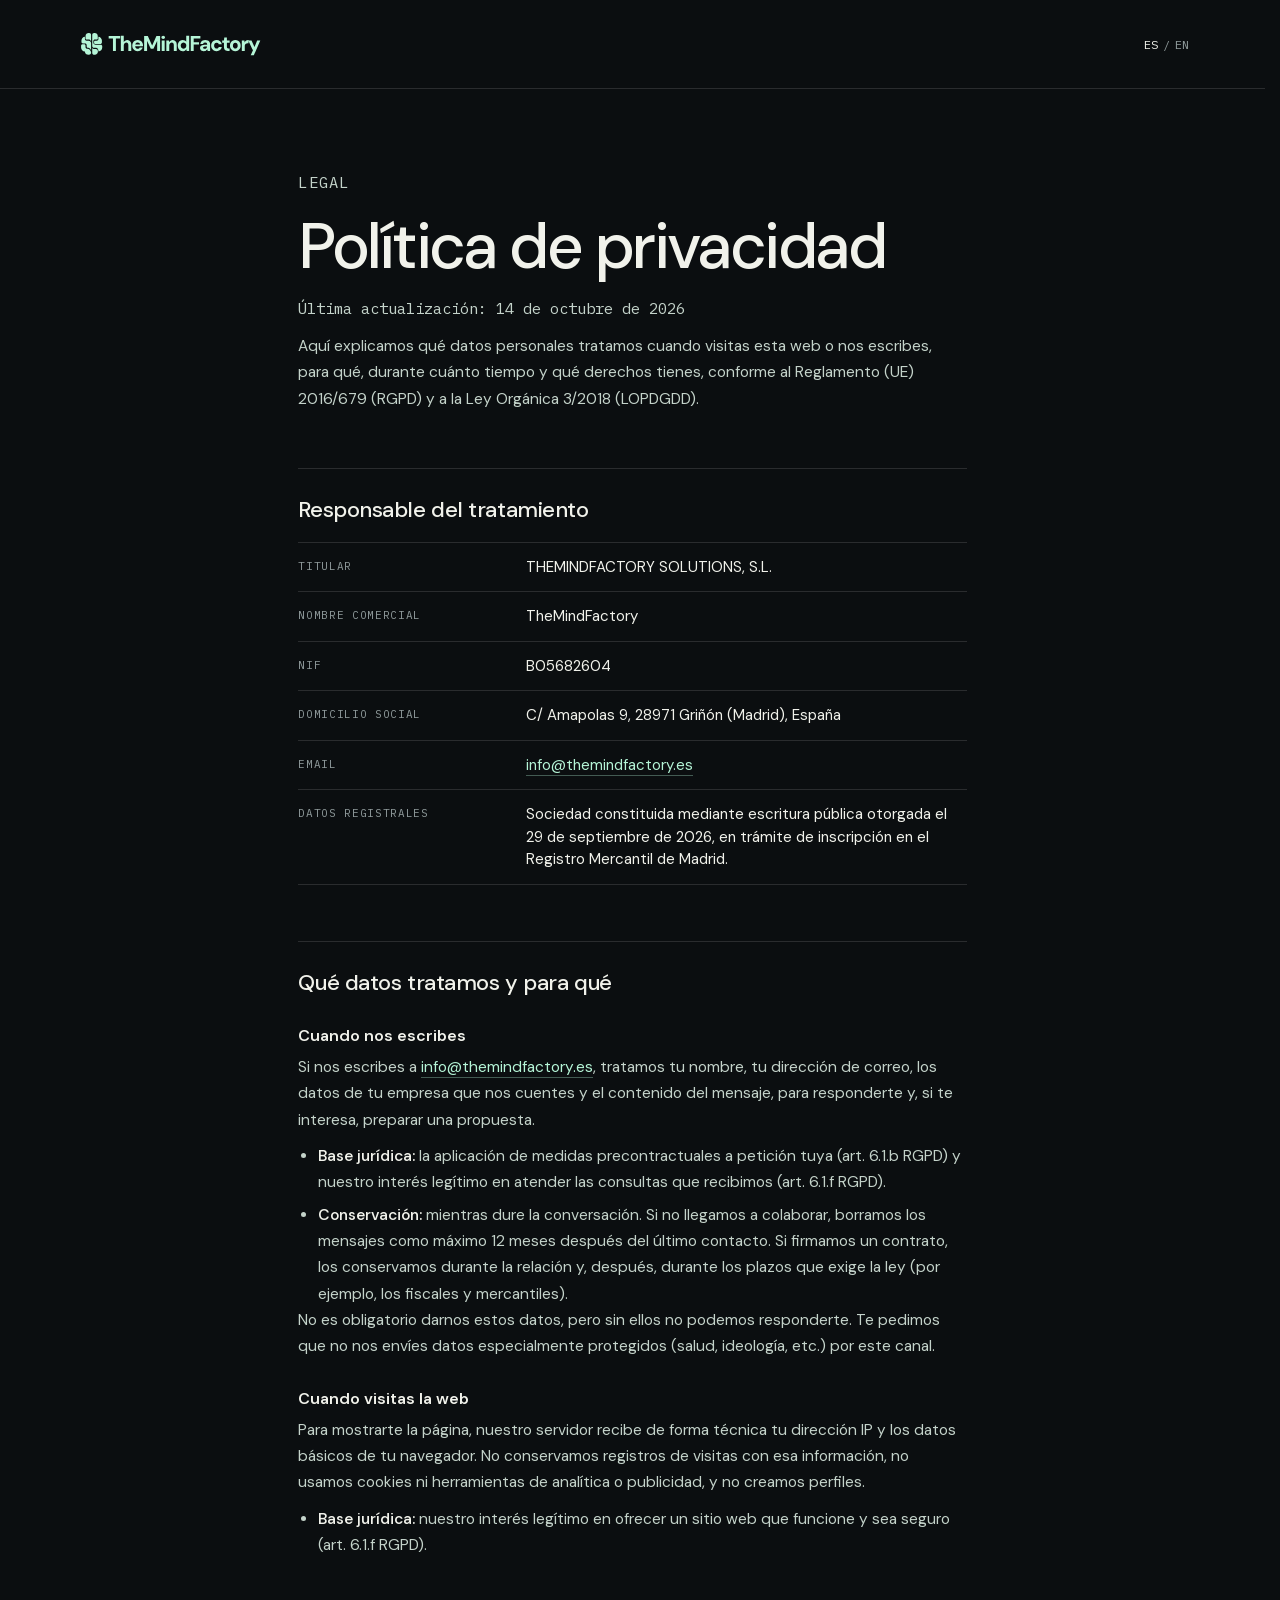
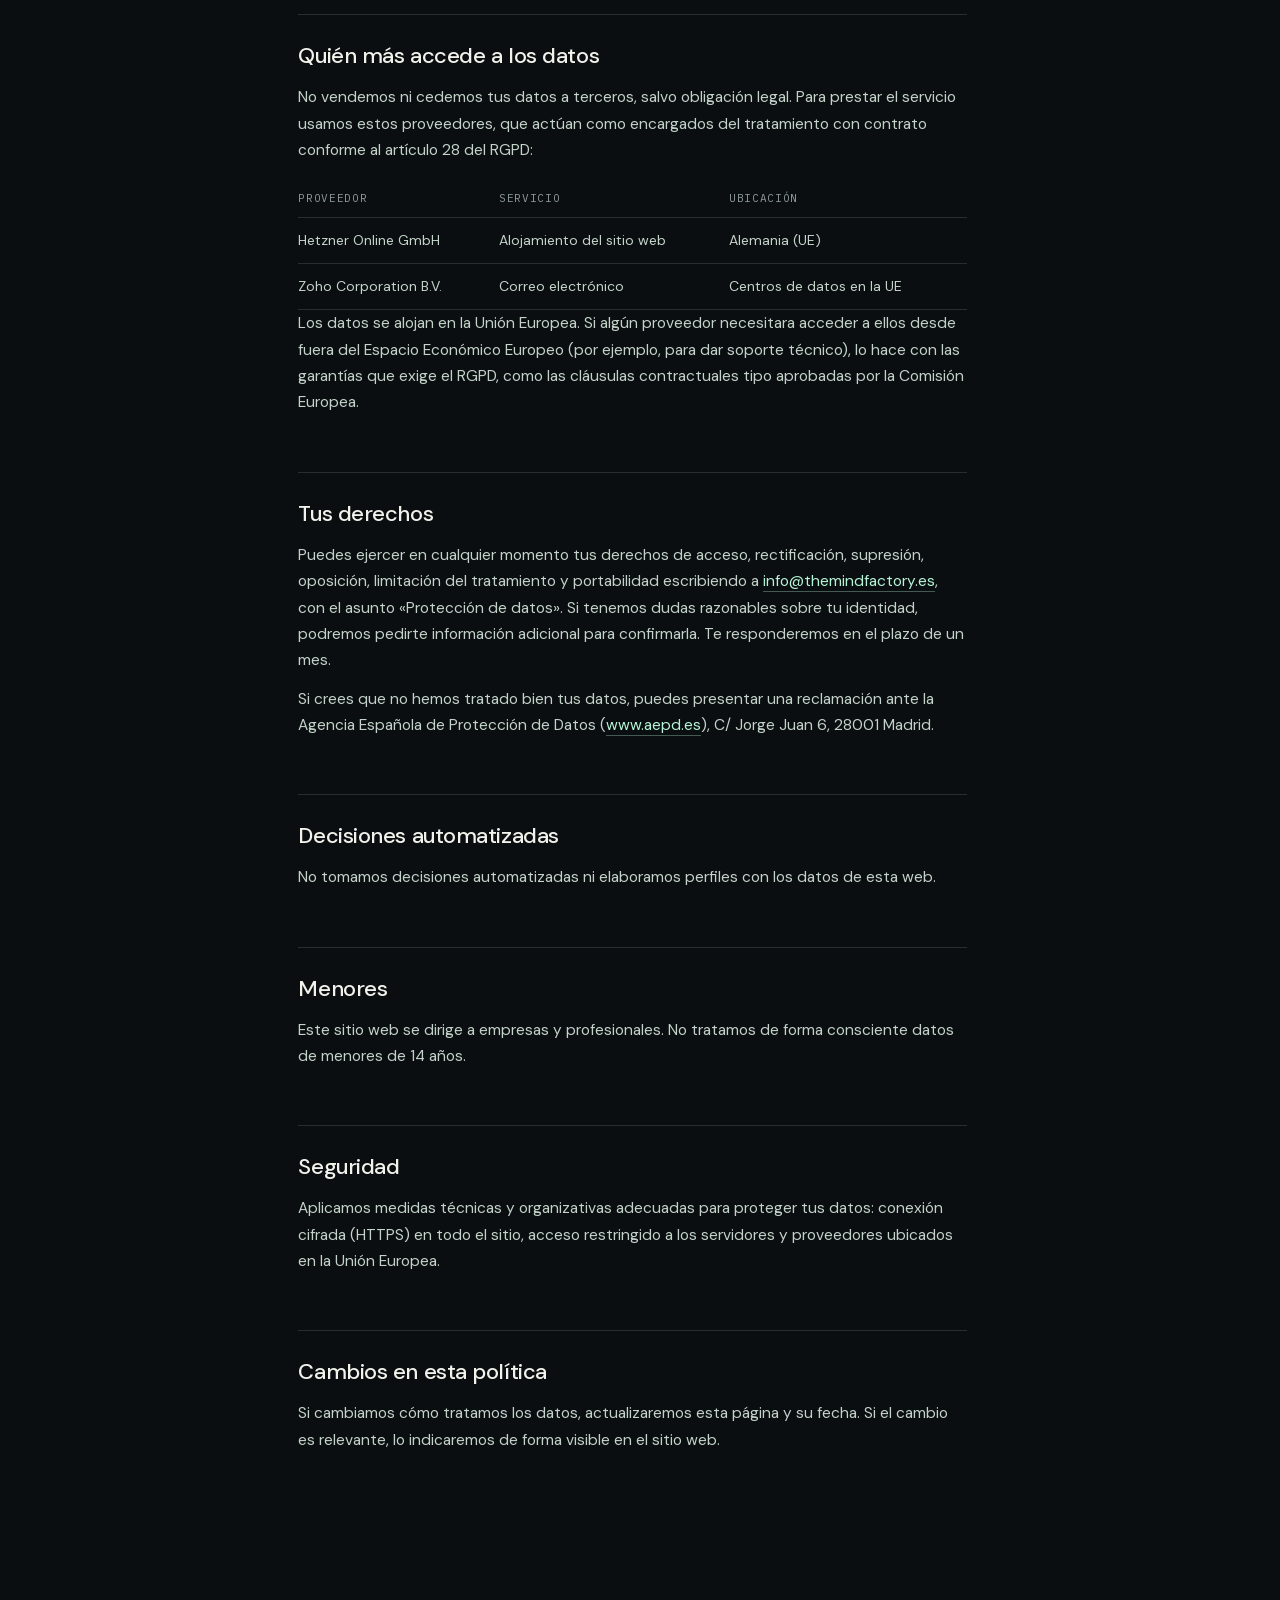
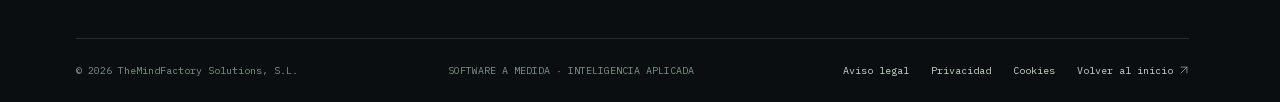
<file: privacidad/index.html>
<!doctype html>
<html lang="es">
  <head>
    <meta charset="utf-8" />
    <meta name="viewport" content="width=device-width,initial-scale=1" />
    <title>Política de privacidad — TheMindFactory</title>
    <meta name="title-es" content="Política de privacidad — TheMindFactory" />
    <meta name="title-en" content="Privacy policy — TheMindFactory" />
    <meta name="description" content="Cómo trata TheMindFactory los datos personales de quienes visitan su web o le escriben." />
    <meta name="theme-color" content="#0b0e10" />
    <link rel="icon" href="/assets/brand/tmf-b1-favicon-oscuro.svg" type="image/svg+xml" />
    <link rel="icon" href="/assets/brand/tmf-b1-favicon-oscuro.ico" sizes="16x16 24x24 32x32 48x48 64x64" />
    <link rel="apple-touch-icon" href="/assets/brand/tmf-b1-app-oscuro-180.png" />
    <link rel="preload" href="/assets/fonts/dm-sans-latin.woff2" as="font" type="font/woff2" crossorigin />
    <link rel="stylesheet" href="/assets/fonts/fonts.css?v=20261014-legal" />
    <link rel="stylesheet" href="/styles.css?v=20261014-legal" />
    <link rel="stylesheet" href="/legal.css?v=20261014-legal" />
    <script type="module" src="/js/legal.js?v=20261014-legal"></script>
  </head>
  <body>
    <header class="legal-header">
      <a class="brand" href="/" aria-label="TheMindFactory — inicio">
        <img src="/assets/brand/tmf-b1-horizontal-menta.svg" width="905" height="151" alt="TheMindFactory" />
      </a>
      <button id="lang-toggle" class="language" aria-label="Switch to English">
        <span class="nav__lang-active">ES</span><span class="nav__lang-sep">/</span><span class="nav__lang-other">EN</span>
      </button>
    </header>
    <main class="legal" id="main">
      <article data-lang="es">
      <p class="legal-kicker">Legal</p>
      <h1>Política de privacidad</h1>
      <p class="legal-updated">Última actualización: 14 de octubre de 2026</p>
      <p class="legal-intro">Aquí explicamos qué datos personales tratamos cuando visitas esta web o nos escribes, para qué, durante cuánto tiempo y qué derechos tienes, conforme al Reglamento (UE) 2016/679 (RGPD) y a la Ley Orgánica 3/2018 (LOPDGDD).</p>

      <h2>Responsable del tratamiento</h2>
      <dl class="legal-data">
        <dt>Titular</dt><dd>THEMINDFACTORY SOLUTIONS, S.L.</dd>
        <dt>Nombre comercial</dt><dd>TheMindFactory</dd>
        <dt>NIF</dt><dd>B05682604</dd>
        <dt>Domicilio social</dt><dd>C/ Amapolas 9, 28971 Griñón (Madrid), España</dd>
        <dt>Email</dt><dd><a href="mailto:info@themindfactory.es">info@themindfactory.es</a></dd>
        <dt>Datos registrales</dt><dd>Sociedad constituida mediante escritura pública otorgada el 29 de septiembre de 2026, en trámite de inscripción en el Registro Mercantil de Madrid.</dd>
      </dl>

      <h2>Qué datos tratamos y para qué</h2>
      <h3>Cuando nos escribes</h3>
      <p>Si nos escribes a <a href="mailto:info@themindfactory.es">info@themindfactory.es</a>, tratamos tu nombre, tu dirección de correo, los datos de tu empresa que nos cuentes y el contenido del mensaje, para responderte y, si te interesa, preparar una propuesta.</p>
      <ul>
        <li><strong>Base jurídica:</strong> la aplicación de medidas precontractuales a petición tuya (art. 6.1.b RGPD) y nuestro interés legítimo en atender las consultas que recibimos (art. 6.1.f RGPD).</li>
        <li><strong>Conservación:</strong> mientras dure la conversación. Si no llegamos a colaborar, borramos los mensajes como máximo 12 meses después del último contacto. Si firmamos un contrato, los conservamos durante la relación y, después, durante los plazos que exige la ley (por ejemplo, los fiscales y mercantiles).</li>
      </ul>
      <p>No es obligatorio darnos estos datos, pero sin ellos no podemos responderte. Te pedimos que no nos envíes datos especialmente protegidos (salud, ideología, etc.) por este canal.</p>

      <h3>Cuando visitas la web</h3>
      <p>Para mostrarte la página, nuestro servidor recibe de forma técnica tu dirección IP y los datos básicos de tu navegador. No conservamos registros de visitas con esa información, no usamos cookies ni herramientas de analítica o publicidad, y no creamos perfiles.</p>
      <ul>
        <li><strong>Base jurídica:</strong> nuestro interés legítimo en ofrecer un sitio web que funcione y sea seguro (art. 6.1.f RGPD).</li>
      </ul>

      <h2>Quién más accede a los datos</h2>
      <p>No vendemos ni cedemos tus datos a terceros, salvo obligación legal. Para prestar el servicio usamos estos proveedores, que actúan como encargados del tratamiento con contrato conforme al artículo 28 del RGPD:</p>
      <div class="legal-table-wrap">
        <table class="legal-table">
          <thead><tr><th>Proveedor</th><th>Servicio</th><th>Ubicación</th></tr></thead>
          <tbody>
            <tr><td>Hetzner Online GmbH</td><td>Alojamiento del sitio web</td><td>Alemania (UE)</td></tr>
            <tr><td>Zoho Corporation B.V.</td><td>Correo electrónico</td><td>Centros de datos en la UE</td></tr>
          </tbody>
        </table>
      </div>
      <p>Los datos se alojan en la Unión Europea. Si algún proveedor necesitara acceder a ellos desde fuera del Espacio Económico Europeo (por ejemplo, para dar soporte técnico), lo hace con las garantías que exige el RGPD, como las cláusulas contractuales tipo aprobadas por la Comisión Europea.</p>

      <h2>Tus derechos</h2>
      <p>Puedes ejercer en cualquier momento tus derechos de acceso, rectificación, supresión, oposición, limitación del tratamiento y portabilidad escribiendo a <a href="mailto:info@themindfactory.es">info@themindfactory.es</a>, con el asunto «Protección de datos». Si tenemos dudas razonables sobre tu identidad, podremos pedirte información adicional para confirmarla. Te responderemos en el plazo de un mes.</p>
      <p>Si crees que no hemos tratado bien tus datos, puedes presentar una reclamación ante la Agencia Española de Protección de Datos (<a href="https://www.aepd.es" rel="noopener">www.aepd.es</a>), C/ Jorge Juan 6, 28001 Madrid.</p>

      <h2>Decisiones automatizadas</h2>
      <p>No tomamos decisiones automatizadas ni elaboramos perfiles con los datos de esta web.</p>

      <h2>Menores</h2>
      <p>Este sitio web se dirige a empresas y profesionales. No tratamos de forma consciente datos de menores de 14 años.</p>

      <h2>Seguridad</h2>
      <p>Aplicamos medidas técnicas y organizativas adecuadas para proteger tus datos: conexión cifrada (HTTPS) en todo el sitio, acceso restringido a los servidores y proveedores ubicados en la Unión Europea.</p>

      <h2>Cambios en esta política</h2>
      <p>Si cambiamos cómo tratamos los datos, actualizaremos esta página y su fecha. Si el cambio es relevante, lo indicaremos de forma visible en el sitio web.</p>
      </article>
      <article data-lang="en" hidden>
      <p class="legal-kicker">Legal</p>
      <h1>Privacy policy</h1>
      <p class="legal-updated">Last updated: 14 October 2026</p>
      <p class="legal-intro">This page explains what personal data we process when you visit this website or write to us, why, for how long and what your rights are, under Regulation (EU) 2016/679 (GDPR) and Spanish Organic Law 3/2018 (LOPDGDD). The Spanish version prevails in case of discrepancy.</p>

      <h2>Data controller</h2>
      <dl class="legal-data">
        <dt>Owner</dt><dd>THEMINDFACTORY SOLUTIONS, S.L.</dd>
        <dt>Trade name</dt><dd>TheMindFactory</dd>
        <dt>Tax ID (NIF)</dt><dd>B05682604</dd>
        <dt>Registered office</dt><dd>C/ Amapolas 9, 28971 Griñón (Madrid), Spain</dd>
        <dt>Email</dt><dd><a href="mailto:info@themindfactory.es">info@themindfactory.es</a></dd>
        <dt>Registry details</dt><dd>Company incorporated by public deed executed on 29 September 2026, pending registration with the Madrid Companies Register.</dd>
      </dl>

      <h2>What data we process and why</h2>
      <h3>When you write to us</h3>
      <p>If you write to <a href="mailto:info@themindfactory.es">info@themindfactory.es</a>, we process your name, your email address, any details about your company you share and the content of your message, in order to reply and, if you are interested, prepare a proposal.</p>
      <ul>
        <li><strong>Legal basis:</strong> taking pre-contractual steps at your request (art. 6.1.b GDPR) and our legitimate interest in answering the enquiries we receive (art. 6.1.f GDPR).</li>
        <li><strong>Retention:</strong> for as long as the conversation lasts. If we do not end up working together, we delete the messages no later than 12 months after the last contact. If we sign a contract, we keep them for the duration of the relationship and then for the periods required by law (for example, tax and commercial law).</li>
      </ul>
      <p>You do not have to give us this data, but without it we cannot reply. Please do not send us special categories of data (health, beliefs, etc.) through this channel.</p>

      <h3>When you visit the website</h3>
      <p>To show you the page, our server technically receives your IP address and basic details about your browser. We do not keep visit logs with that information, we do not use cookies or analytics or advertising tools, and we do not build profiles.</p>
      <ul>
        <li><strong>Legal basis:</strong> our legitimate interest in offering a website that works and is secure (art. 6.1.f GDPR).</li>
      </ul>

      <h2>Who else has access to the data</h2>
      <p>We do not sell or share your data with third parties unless required by law. To run the service we use these providers, which act as data processors under a contract in line with article 28 GDPR:</p>
      <div class="legal-table-wrap">
        <table class="legal-table">
          <thead><tr><th>Provider</th><th>Service</th><th>Location</th></tr></thead>
          <tbody>
            <tr><td>Hetzner Online GmbH</td><td>Website hosting</td><td>Germany (EU)</td></tr>
            <tr><td>Zoho Corporation B.V.</td><td>Email</td><td>Data centres in the EU</td></tr>
          </tbody>
        </table>
      </div>
      <p>The data is hosted in the European Union. If a provider needed to access it from outside the European Economic Area (for example, to provide technical support), it does so with the safeguards required by the GDPR, such as the standard contractual clauses approved by the European Commission.</p>

      <h2>Your rights</h2>
      <p>You can exercise your rights of access, rectification, erasure, objection, restriction of processing and portability at any time by writing to <a href="mailto:info@themindfactory.es">info@themindfactory.es</a> with the subject "Data protection". If we have reasonable doubts about your identity, we may ask for additional information to confirm it. We will reply within one month.</p>
      <p>If you believe we have not handled your data properly, you can lodge a complaint with the Spanish Data Protection Agency (<a href="https://www.aepd.es" rel="noopener">www.aepd.es</a>), C/ Jorge Juan 6, 28001 Madrid.</p>

      <h2>Automated decisions</h2>
      <p>We do not make automated decisions or build profiles with the data from this website.</p>

      <h2>Minors</h2>
      <p>This website is aimed at businesses and professionals. We do not knowingly process data of children under 14.</p>

      <h2>Security</h2>
      <p>We apply appropriate technical and organisational measures to protect your data: an encrypted connection (HTTPS) across the whole site, restricted access to the servers and providers located in the European Union.</p>

      <h2>Changes to this policy</h2>
      <p>If we change how we process data, we will update this page and its date. If the change is significant, we will say so clearly on the website.</p>
      </article>
    </main>
    <footer class="footer">
      <div class="footer-bottom">
        <span>© 2026 TheMindFactory Solutions, S.L.</span
        ><span data-es="SOFTWARE A MEDIDA · INTELIGENCIA APLICADA" data-en="CUSTOM SOFTWARE · APPLIED INTELLIGENCE">SOFTWARE A MEDIDA · INTELIGENCIA APLICADA</span
        ><nav class="footer-links" aria-label="Legal"
          ><a href="/aviso-legal/"><span data-es="Aviso legal" data-en="Legal notice">Aviso legal</span></a
          ><a href="/privacidad/"><span data-es="Privacidad" data-en="Privacy">Privacidad</span></a
          ><a href="/cookies/"><span data-es="Cookies" data-en="Cookies">Cookies</span></a
          ><a href="/"><span data-es="Volver al inicio" data-en="Back to home">Volver al inicio</span> <svg class="icon icon-arrow" viewBox="0 0 24 24" fill="none" stroke="currentColor" stroke-width="1.4" stroke-linecap="round" stroke-linejoin="round" aria-hidden="true" focusable="false"><path d="M5 19 19 5M5 5h14v14" /></svg></a
        ></nav>
      </div>
    </footer>
  </body>
</html>
</file>
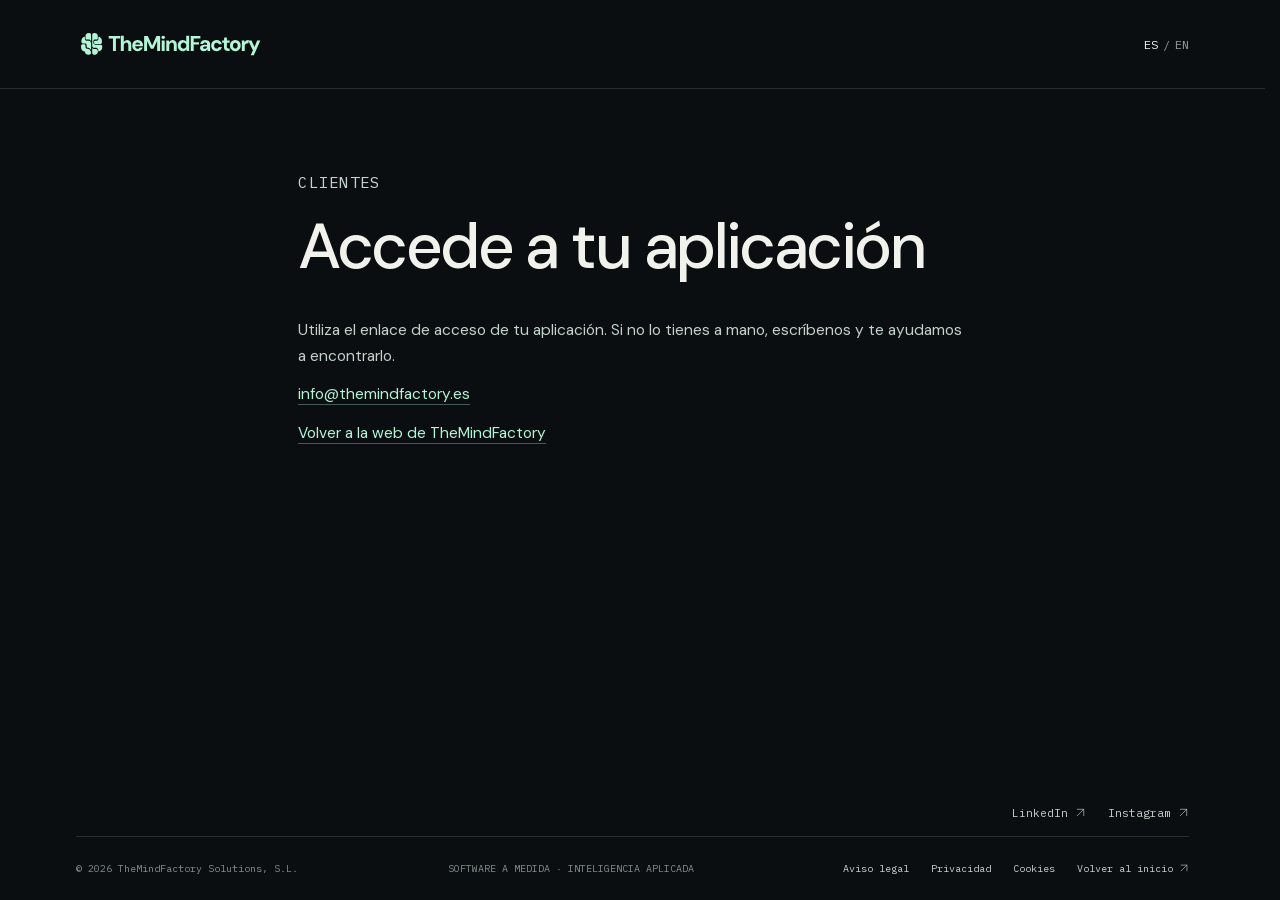
<file: acceso.html>
<!doctype html>
<html lang="es">
  <head>
    <meta charset="utf-8" />
    <meta name="viewport" content="width=device-width,initial-scale=1" />
    <title>Acceso · TheMindFactory</title>
    <meta name="title-es" content="Acceso · TheMindFactory" />
    <meta name="title-en" content="Access · TheMindFactory" />
    <meta name="description" content="Acceso de clientes de TheMindFactory." />
    <meta name="robots" content="noindex, nofollow" />
    <meta name="theme-color" content="#0b0e10" />
    <link rel="icon" href="/assets/brand/tmf-b1-favicon-oscuro.svg" type="image/svg+xml" />
    <link rel="icon" href="/assets/brand/tmf-b1-favicon-oscuro.ico" sizes="16x16 24x24 32x32 48x48 64x64" />
    <link rel="apple-touch-icon" href="/assets/brand/tmf-b1-app-oscuro-180.png" />
    <link rel="preload" href="/assets/fonts/dm-sans-latin.woff2" as="font" type="font/woff2" crossorigin />
    <link rel="stylesheet" href="/assets/fonts/fonts.css?v=20261016-redes" />
    <link rel="stylesheet" href="/styles.css?v=20261026-review" />
    <link rel="stylesheet" href="/legal.css?v=20261016-redes" />
    <script type="module" src="/js/legal.js?v=20261016-redes"></script>
  </head>
  <body class="access-page">
    <header class="legal-header">
      <a class="brand" href="/" aria-label="TheMindFactory — inicio">
        <img src="/assets/brand/tmf-b1-horizontal-menta.svg" width="905" height="151" alt="TheMindFactory" />
      </a>
      <button id="lang-toggle" class="language" aria-label="Switch to English">
        <span class="nav__lang-active">ES</span><span class="nav__lang-sep">/</span><span class="nav__lang-other">EN</span>
      </button>
    </header>
    <main id="main" class="legal">
      <p class="legal-kicker" data-es="CLIENTES" data-en="CLIENTS">CLIENTES</p>
      <h1 data-es="Accede a tu aplicación" data-en="Access your application">Accede a tu aplicación</h1>
      <p class="legal-intro" data-es="Utiliza el enlace de acceso de tu aplicación. Si no lo tienes a mano, escríbenos y te ayudamos a encontrarlo." data-en="Use your application’s sign-in link. If you don’t have it handy, email us and we’ll help you find it.">Utiliza el enlace de acceso de tu aplicación. Si no lo tienes a mano, escríbenos y te ayudamos a encontrarlo.</p>
      <p><a href="mailto:info@themindfactory.es?subject=Acceso%20a%20mi%20aplicaci%C3%B3n">info@themindfactory.es</a></p>
      <p><a href="/" data-es="Volver a la web de TheMindFactory" data-en="Back to TheMindFactory">Volver a la web de TheMindFactory</a></p>
    </main>
    <footer class="footer">
      <nav class="footer-social" aria-label="Redes sociales"><a href="https://www.linkedin.com/company/themindfactory-solutions" target="_blank" rel="noopener">LinkedIn <span class="visually-hidden" data-es="(se abre en otra pestaña)" data-en="(opens in a new tab)">(se abre en otra pestaña)</span><svg class="icon icon-arrow" viewBox="0 0 24 24" fill="none" stroke="currentColor" stroke-width="1.4" stroke-linecap="round" stroke-linejoin="round" aria-hidden="true" focusable="false"><path d="M5 19 19 5M5 5h14v14" /></svg></a><a href="https://www.instagram.com/themindfactory.solutions/" target="_blank" rel="noopener">Instagram <span class="visually-hidden" data-es="(se abre en otra pestaña)" data-en="(opens in a new tab)">(se abre en otra pestaña)</span><svg class="icon icon-arrow" viewBox="0 0 24 24" fill="none" stroke="currentColor" stroke-width="1.4" stroke-linecap="round" stroke-linejoin="round" aria-hidden="true" focusable="false"><path d="M5 19 19 5M5 5h14v14" /></svg></a></nav>
      <div class="footer-bottom">
        <span>© 2026 TheMindFactory Solutions, S.L.</span
        ><span data-es="SOFTWARE A MEDIDA · INTELIGENCIA APLICADA" data-en="CUSTOM SOFTWARE · APPLIED INTELLIGENCE">SOFTWARE A MEDIDA · INTELIGENCIA APLICADA</span
        ><nav class="footer-links" aria-label="Legal"
          ><a href="/aviso-legal.html"><span data-es="Aviso legal" data-en="Legal notice">Aviso legal</span></a
          ><a href="/privacidad.html"><span data-es="Privacidad" data-en="Privacy">Privacidad</span></a
          ><a href="/cookies.html"><span data-es="Cookies" data-en="Cookies">Cookies</span></a
          ><a href="/"><span data-es="Volver al inicio" data-en="Back to home">Volver al inicio</span> <svg class="icon icon-arrow" viewBox="0 0 24 24" fill="none" stroke="currentColor" stroke-width="1.4" stroke-linecap="round" stroke-linejoin="round" aria-hidden="true" focusable="false"><path d="M5 19 19 5M5 5h14v14" /></svg></a
        ></nav>
      </div>
    </footer>
  </body>
</html>
</file>
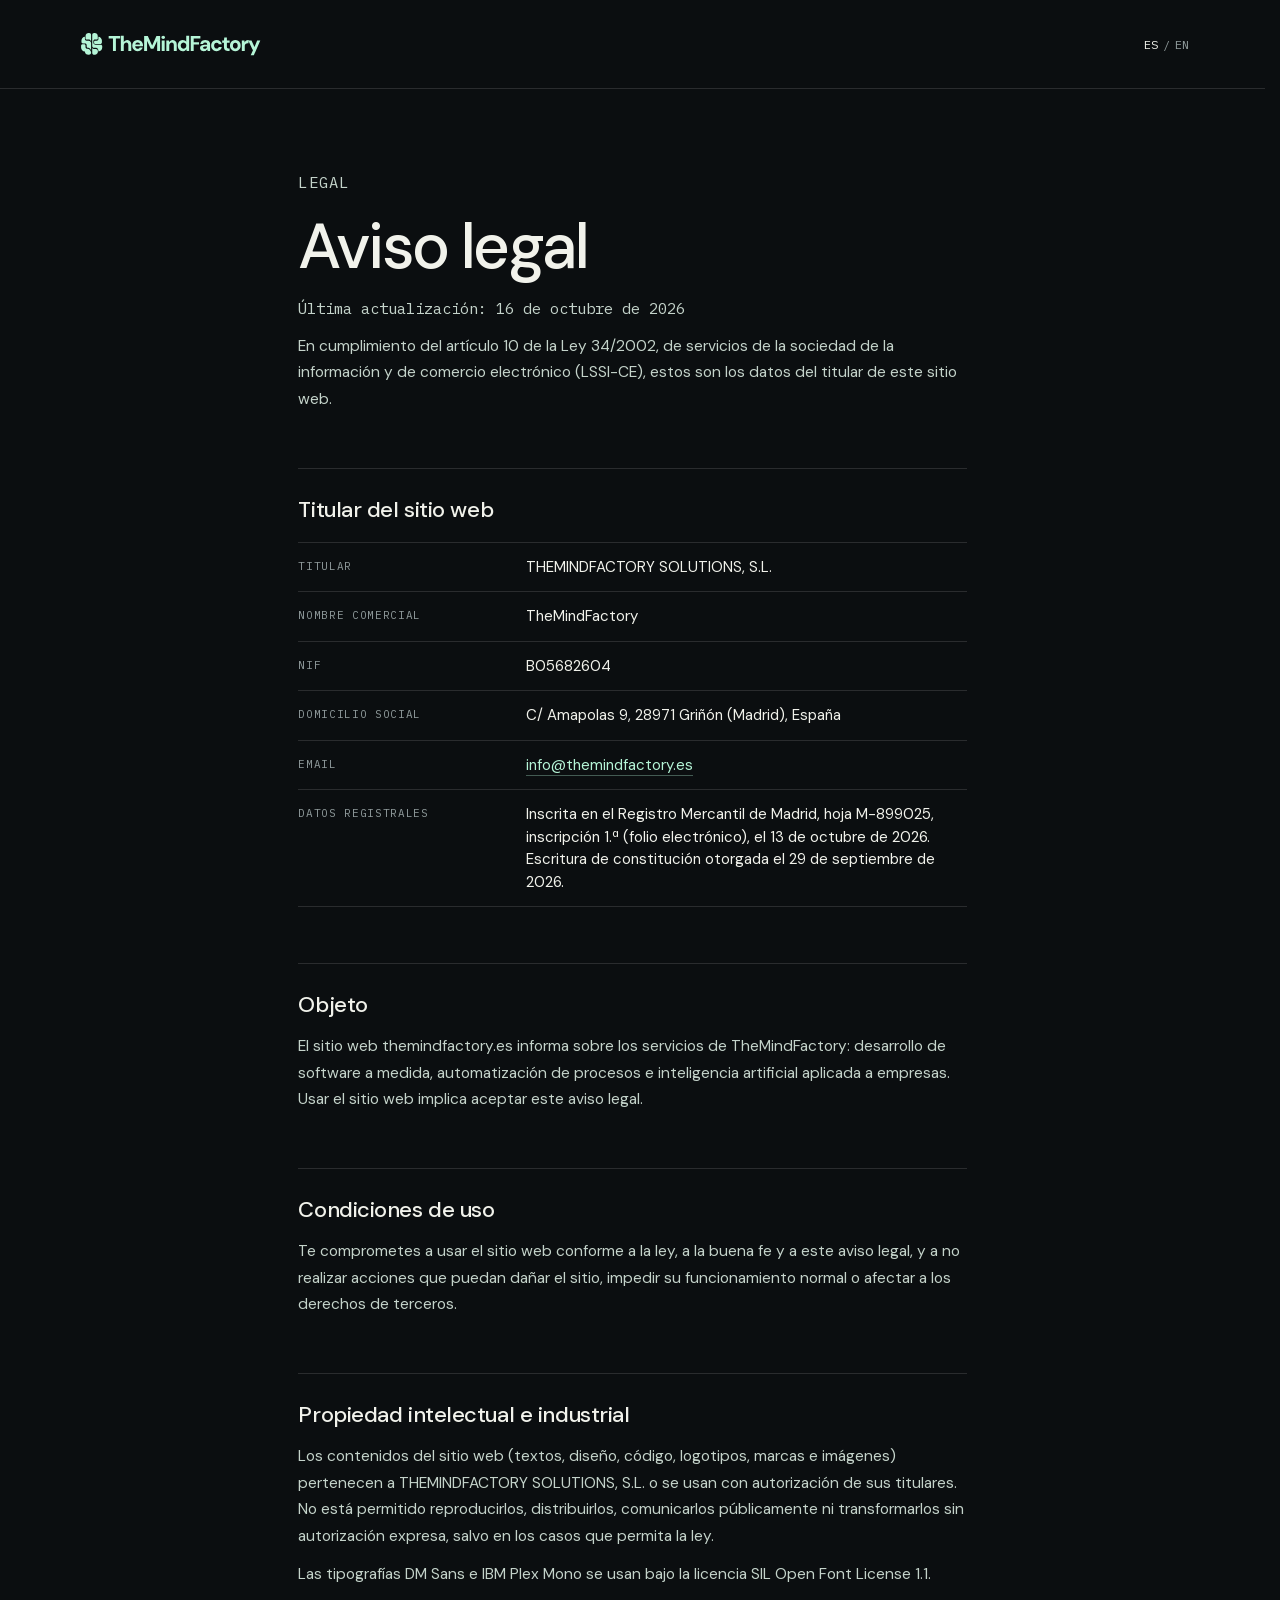
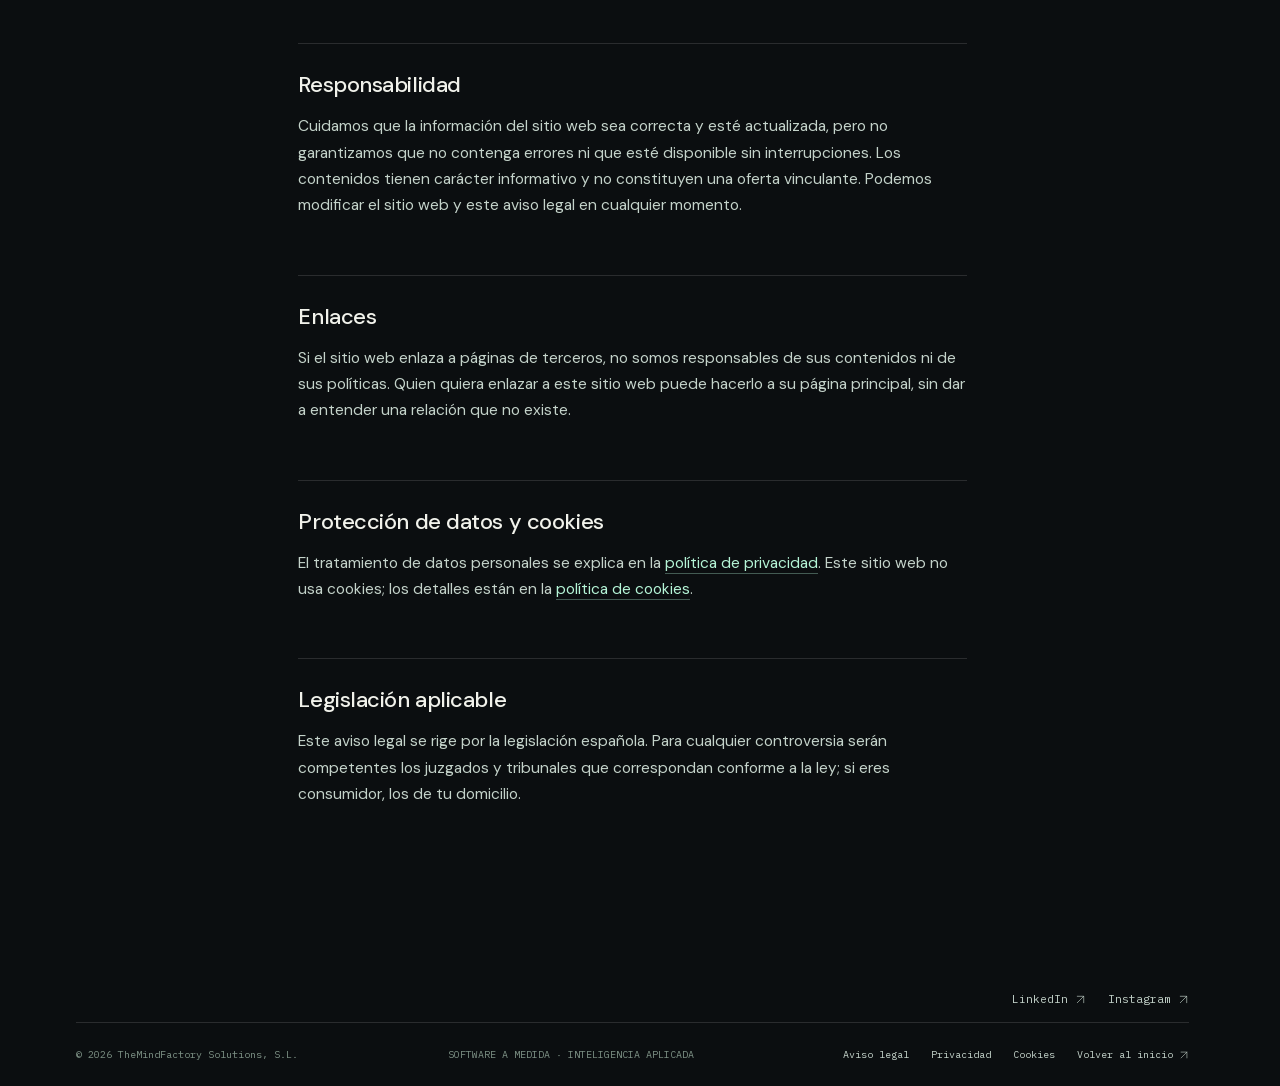
<file: aviso-legal.html>
<!doctype html>
<html lang="es">
  <head>
    <meta charset="utf-8" />
    <meta name="viewport" content="width=device-width,initial-scale=1" />
    <title>Aviso legal · TheMindFactory</title>
    <meta name="title-es" content="Aviso legal · TheMindFactory" />
    <meta name="title-en" content="Legal notice · TheMindFactory" />
    <meta name="description" content="Datos identificativos del titular de themindfactory.es y condiciones de uso del sitio web." />
    <meta name="theme-color" content="#0b0e10" />
    <link rel="icon" href="/assets/brand/tmf-b1-favicon-oscuro.svg" type="image/svg+xml" />
    <link rel="icon" href="/assets/brand/tmf-b1-favicon-oscuro.ico" sizes="16x16 24x24 32x32 48x48 64x64" />
    <link rel="apple-touch-icon" href="/assets/brand/tmf-b1-app-oscuro-180.png" />
    <link rel="preload" href="/assets/fonts/dm-sans-latin.woff2" as="font" type="font/woff2" crossorigin />
    <link rel="stylesheet" href="/assets/fonts/fonts.css?v=20261016-redes" />
    <link rel="stylesheet" href="/styles.css?v=20261026-review" />
    <link rel="stylesheet" href="/legal.css?v=20261016-redes" />
    <script type="module" src="/js/legal.js?v=20261016-redes"></script>
  </head>
  <body>
    <header class="legal-header">
      <a class="brand" href="/" aria-label="TheMindFactory — inicio">
        <img src="/assets/brand/tmf-b1-horizontal-menta.svg" width="905" height="151" alt="TheMindFactory" />
      </a>
      <button id="lang-toggle" class="language" aria-label="Switch to English">
        <span class="nav__lang-active">ES</span><span class="nav__lang-sep">/</span><span class="nav__lang-other">EN</span>
      </button>
    </header>
    <main class="legal" id="main">
      <article data-lang="es">
      <p class="legal-kicker">Legal</p>
      <h1>Aviso legal</h1>
      <p class="legal-updated">Última actualización: 16 de octubre de 2026</p>
      <p class="legal-intro">En cumplimiento del artículo 10 de la Ley 34/2002, de servicios de la sociedad de la información y de comercio electrónico (LSSI-CE), estos son los datos del titular de este sitio web.</p>

      <h2>Titular del sitio web</h2>
      <dl class="legal-data">
        <dt>Titular</dt><dd>THEMINDFACTORY SOLUTIONS, S.L.</dd>
        <dt>Nombre comercial</dt><dd>TheMindFactory</dd>
        <dt>NIF</dt><dd>B05682604</dd>
        <dt>Domicilio social</dt><dd>C/ Amapolas 9, 28971 Griñón (Madrid), España</dd>
        <dt>Email</dt><dd><a href="mailto:info@themindfactory.es">info@themindfactory.es</a></dd>
        <dt>Datos registrales</dt><dd>Inscrita en el Registro Mercantil de Madrid, hoja M-899025, inscripción 1.ª (folio electrónico), el 13 de octubre de 2026. Escritura de constitución otorgada el 29 de septiembre de 2026.</dd>
      </dl>

      <h2>Objeto</h2>
      <p>El sitio web themindfactory.es informa sobre los servicios de TheMindFactory: desarrollo de software a medida, automatización de procesos e inteligencia artificial aplicada a empresas. Usar el sitio web implica aceptar este aviso legal.</p>

      <h2>Condiciones de uso</h2>
      <p>Te comprometes a usar el sitio web conforme a la ley, a la buena fe y a este aviso legal, y a no realizar acciones que puedan dañar el sitio, impedir su funcionamiento normal o afectar a los derechos de terceros.</p>

      <h2>Propiedad intelectual e industrial</h2>
      <p>Los contenidos del sitio web (textos, diseño, código, logotipos, marcas e imágenes) pertenecen a THEMINDFACTORY SOLUTIONS, S.L. o se usan con autorización de sus titulares. No está permitido reproducirlos, distribuirlos, comunicarlos públicamente ni transformarlos sin autorización expresa, salvo en los casos que permita la ley.</p>
      <p>Las tipografías DM Sans e IBM Plex Mono se usan bajo la licencia SIL Open Font License 1.1.</p>

      <h2>Responsabilidad</h2>
      <p>Cuidamos que la información del sitio web sea correcta y esté actualizada, pero no garantizamos que no contenga errores ni que esté disponible sin interrupciones. Los contenidos tienen carácter informativo y no constituyen una oferta vinculante. Podemos modificar el sitio web y este aviso legal en cualquier momento.</p>

      <h2>Enlaces</h2>
      <p>Si el sitio web enlaza a páginas de terceros, no somos responsables de sus contenidos ni de sus políticas. Quien quiera enlazar a este sitio web puede hacerlo a su página principal, sin dar a entender una relación que no existe.</p>

      <h2>Protección de datos y cookies</h2>
      <p>El tratamiento de datos personales se explica en la <a href="/privacidad.html">política de privacidad</a>. Este sitio web no usa cookies; los detalles están en la <a href="/cookies.html">política de cookies</a>.</p>

      <h2>Legislación aplicable</h2>
      <p>Este aviso legal se rige por la legislación española. Para cualquier controversia serán competentes los juzgados y tribunales que correspondan conforme a la ley; si eres consumidor, los de tu domicilio.</p>
      </article>
      <article data-lang="en" hidden>
      <p class="legal-kicker">Legal</p>
      <h1>Legal notice</h1>
      <p class="legal-updated">Last updated: 16 October 2026</p>
      <p class="legal-intro">In accordance with article 10 of Spanish Law 34/2002 on information society services and electronic commerce (LSSI-CE), these are the details of the owner of this website. The Spanish version prevails in case of discrepancy.</p>

      <h2>Website owner</h2>
      <dl class="legal-data">
        <dt>Owner</dt><dd>THEMINDFACTORY SOLUTIONS, S.L.</dd>
        <dt>Trade name</dt><dd>TheMindFactory</dd>
        <dt>Tax ID (NIF)</dt><dd>B05682604</dd>
        <dt>Registered office</dt><dd>C/ Amapolas 9, 28971 Griñón (Madrid), Spain</dd>
        <dt>Email</dt><dd><a href="mailto:info@themindfactory.es">info@themindfactory.es</a></dd>
        <dt>Registry details</dt><dd>Registered with the Madrid Companies Register (Registro Mercantil de Madrid), sheet M-899025, entry 1 (electronic folio), on 13 October 2026. Deed of incorporation executed on 29 September 2026.</dd>
      </dl>

      <h2>Purpose</h2>
      <p>themindfactory.es provides information about TheMindFactory's services: custom software development, process automation and applied artificial intelligence for businesses. Using the website means you accept this legal notice.</p>

      <h2>Terms of use</h2>
      <p>You agree to use the website lawfully, in good faith and in line with this notice, and not to carry out any action that could damage the website, disrupt its normal operation or affect the rights of third parties.</p>

      <h2>Intellectual and industrial property</h2>
      <p>The contents of the website (texts, design, code, logos, trademarks and images) belong to THEMINDFACTORY SOLUTIONS, S.L. or are used with their owners' permission. They may not be reproduced, distributed, publicly communicated or transformed without express permission, except where the law allows it.</p>
      <p>The DM Sans and IBM Plex Mono typefaces are used under the SIL Open Font License 1.1.</p>

      <h2>Liability</h2>
      <p>We take care to keep the information on the website accurate and up to date, but we cannot guarantee that it is error-free or always available. The contents are for information only and are not a binding offer. We may change the website and this notice at any time.</p>

      <h2>Links</h2>
      <p>If the website links to third-party pages, we are not responsible for their contents or policies. Anyone may link to the home page of this website, as long as they do not suggest a relationship that does not exist.</p>

      <h2>Data protection and cookies</h2>
      <p>How we handle personal data is explained in the <a href="/privacidad.html">privacy policy</a>. This website does not use cookies; see the <a href="/cookies.html">cookie policy</a>.</p>

      <h2>Governing law</h2>
      <p>This legal notice is governed by Spanish law. Any dispute will be heard by the courts that have jurisdiction under the law; if you are a consumer, those of your place of residence.</p>
      </article>
    </main>
    <footer class="footer">
      <nav class="footer-social" aria-label="Redes sociales"><a href="https://www.linkedin.com/company/themindfactory-solutions" target="_blank" rel="noopener">LinkedIn <span class="visually-hidden" data-es="(se abre en otra pestaña)" data-en="(opens in a new tab)">(se abre en otra pestaña)</span><svg class="icon icon-arrow" viewBox="0 0 24 24" fill="none" stroke="currentColor" stroke-width="1.4" stroke-linecap="round" stroke-linejoin="round" aria-hidden="true" focusable="false"><path d="M5 19 19 5M5 5h14v14" /></svg></a><a href="https://www.instagram.com/themindfactory.solutions/" target="_blank" rel="noopener">Instagram <span class="visually-hidden" data-es="(se abre en otra pestaña)" data-en="(opens in a new tab)">(se abre en otra pestaña)</span><svg class="icon icon-arrow" viewBox="0 0 24 24" fill="none" stroke="currentColor" stroke-width="1.4" stroke-linecap="round" stroke-linejoin="round" aria-hidden="true" focusable="false"><path d="M5 19 19 5M5 5h14v14" /></svg></a></nav>
      <div class="footer-bottom">
        <span>© 2026 TheMindFactory Solutions, S.L.</span
        ><span data-es="SOFTWARE A MEDIDA · INTELIGENCIA APLICADA" data-en="CUSTOM SOFTWARE · APPLIED INTELLIGENCE">SOFTWARE A MEDIDA · INTELIGENCIA APLICADA</span
        ><nav class="footer-links" aria-label="Legal"
          ><a href="/aviso-legal.html"><span data-es="Aviso legal" data-en="Legal notice">Aviso legal</span></a
          ><a href="/privacidad.html"><span data-es="Privacidad" data-en="Privacy">Privacidad</span></a
          ><a href="/cookies.html"><span data-es="Cookies" data-en="Cookies">Cookies</span></a
          ><a href="/"><span data-es="Volver al inicio" data-en="Back to home">Volver al inicio</span> <svg class="icon icon-arrow" viewBox="0 0 24 24" fill="none" stroke="currentColor" stroke-width="1.4" stroke-linecap="round" stroke-linejoin="round" aria-hidden="true" focusable="false"><path d="M5 19 19 5M5 5h14v14" /></svg></a
        ></nav>
      </div>
    </footer>
  </body>
</html>
</file>
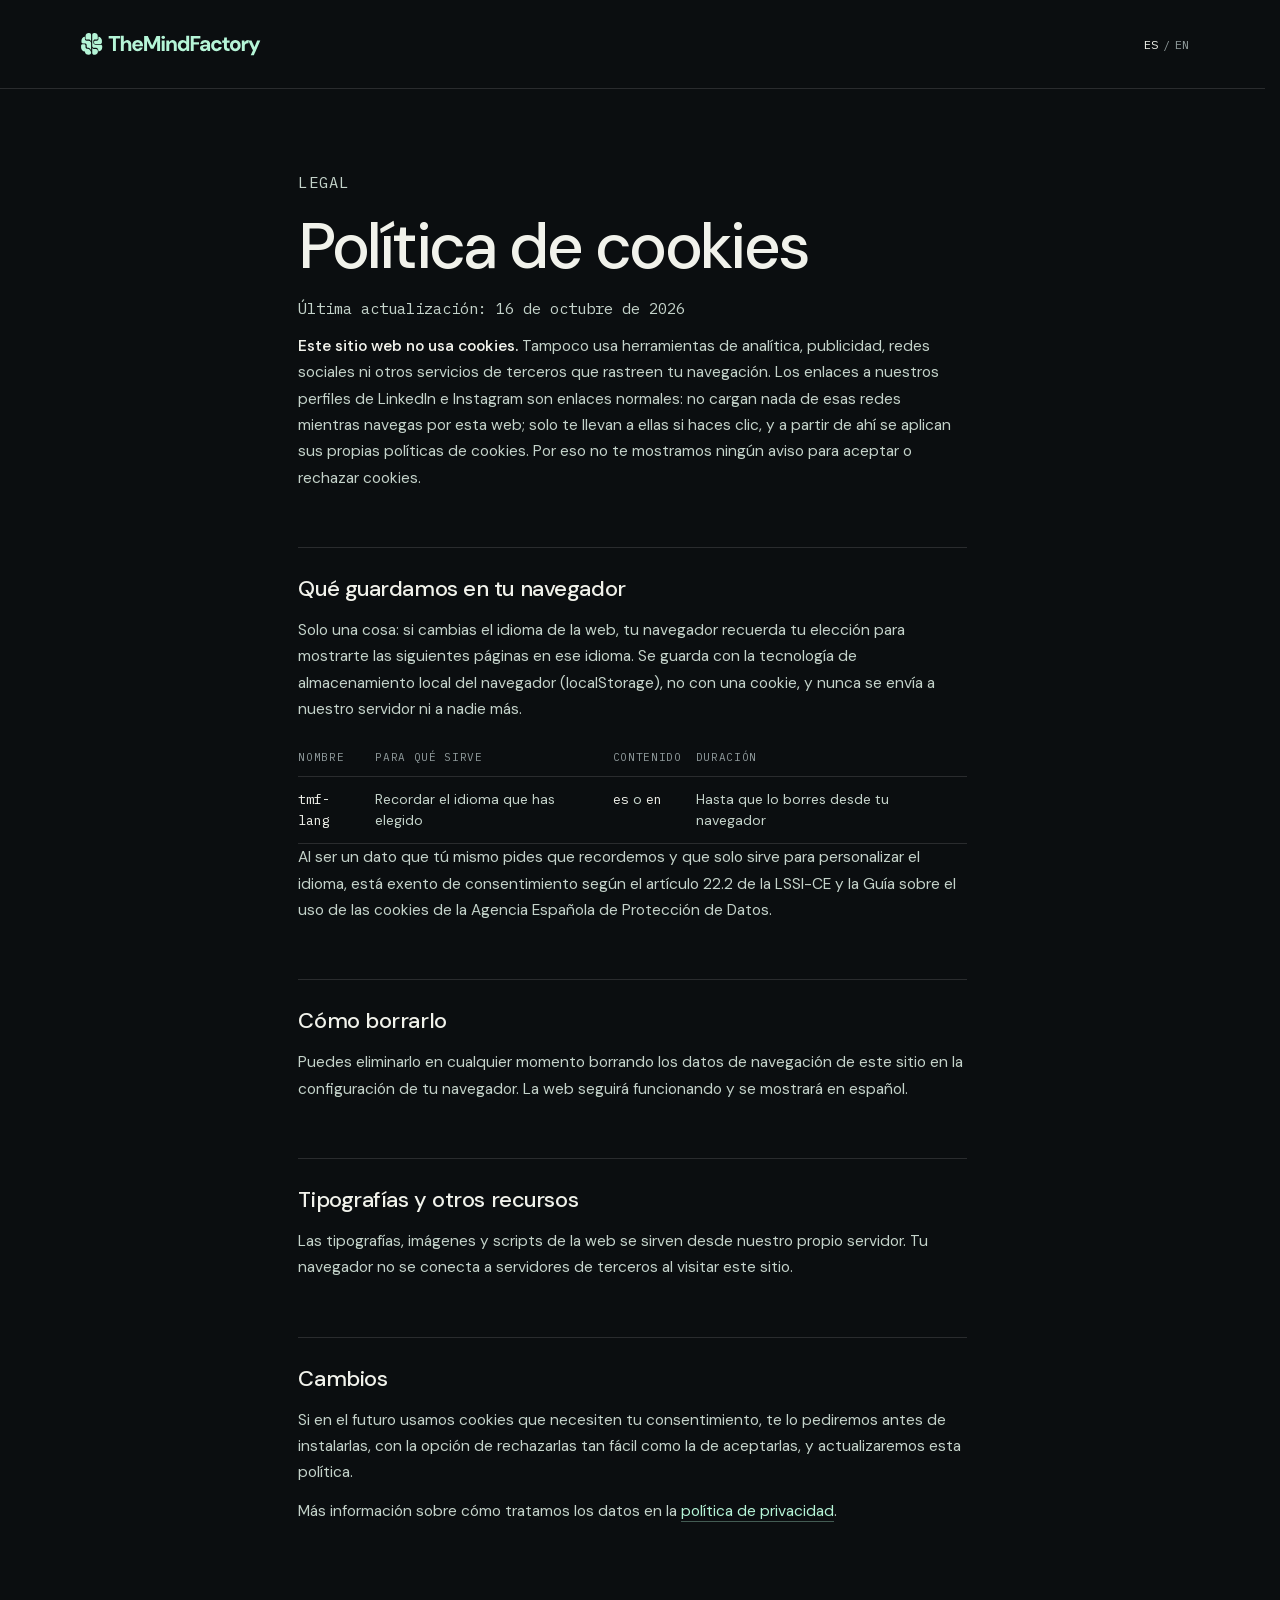
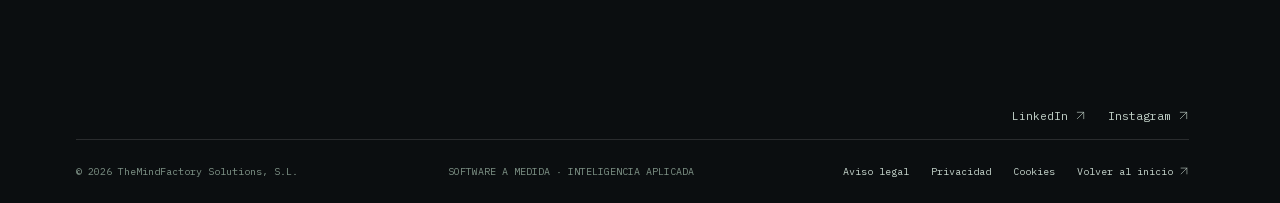
<file: cookies.html>
<!doctype html>
<html lang="es">
  <head>
    <meta charset="utf-8" />
    <meta name="viewport" content="width=device-width,initial-scale=1" />
    <title>Política de cookies · TheMindFactory</title>
    <meta name="title-es" content="Política de cookies · TheMindFactory" />
    <meta name="title-en" content="Cookie policy · TheMindFactory" />
    <meta name="description" content="themindfactory.es no usa cookies. Solo recuerda en tu navegador el idioma que eliges." />
    <meta name="theme-color" content="#0b0e10" />
    <link rel="icon" href="/assets/brand/tmf-b1-favicon-oscuro.svg" type="image/svg+xml" />
    <link rel="icon" href="/assets/brand/tmf-b1-favicon-oscuro.ico" sizes="16x16 24x24 32x32 48x48 64x64" />
    <link rel="apple-touch-icon" href="/assets/brand/tmf-b1-app-oscuro-180.png" />
    <link rel="preload" href="/assets/fonts/dm-sans-latin.woff2" as="font" type="font/woff2" crossorigin />
    <link rel="stylesheet" href="/assets/fonts/fonts.css?v=20261016-redes" />
    <link rel="stylesheet" href="/styles.css?v=20261026-review" />
    <link rel="stylesheet" href="/legal.css?v=20261016-redes" />
    <script type="module" src="/js/legal.js?v=20261016-redes"></script>
  </head>
  <body>
    <header class="legal-header">
      <a class="brand" href="/" aria-label="TheMindFactory — inicio">
        <img src="/assets/brand/tmf-b1-horizontal-menta.svg" width="905" height="151" alt="TheMindFactory" />
      </a>
      <button id="lang-toggle" class="language" aria-label="Switch to English">
        <span class="nav__lang-active">ES</span><span class="nav__lang-sep">/</span><span class="nav__lang-other">EN</span>
      </button>
    </header>
    <main class="legal" id="main">
      <article data-lang="es">
      <p class="legal-kicker">Legal</p>
      <h1>Política de cookies</h1>
      <p class="legal-updated">Última actualización: 16 de octubre de 2026</p>
      <p class="legal-intro"><strong>Este sitio web no usa cookies.</strong> Tampoco usa herramientas de analítica, publicidad, redes sociales ni otros servicios de terceros que rastreen tu navegación. Los enlaces a nuestros perfiles de LinkedIn e Instagram son enlaces normales: no cargan nada de esas redes mientras navegas por esta web; solo te llevan a ellas si haces clic, y a partir de ahí se aplican sus propias políticas de cookies. Por eso no te mostramos ningún aviso para aceptar o rechazar cookies.</p>

      <h2>Qué guardamos en tu navegador</h2>
      <p>Solo una cosa: si cambias el idioma de la web, tu navegador recuerda tu elección para mostrarte las siguientes páginas en ese idioma. Se guarda con la tecnología de almacenamiento local del navegador (<em>localStorage</em>), no con una cookie, y nunca se envía a nuestro servidor ni a nadie más.</p>
      <div class="legal-table-wrap">
        <table class="legal-table">
          <thead><tr><th>Nombre</th><th>Para qué sirve</th><th>Contenido</th><th>Duración</th></tr></thead>
          <tbody>
            <tr><td><code>tmf-lang</code></td><td>Recordar el idioma que has elegido</td><td><code>es</code> o <code>en</code></td><td>Hasta que lo borres desde tu navegador</td></tr>
          </tbody>
        </table>
      </div>
      <p>Al ser un dato que tú mismo pides que recordemos y que solo sirve para personalizar el idioma, está exento de consentimiento según el artículo 22.2 de la LSSI-CE y la Guía sobre el uso de las cookies de la Agencia Española de Protección de Datos.</p>

      <h2>Cómo borrarlo</h2>
      <p>Puedes eliminarlo en cualquier momento borrando los datos de navegación de este sitio en la configuración de tu navegador. La web seguirá funcionando y se mostrará en español.</p>

      <h2>Tipografías y otros recursos</h2>
      <p>Las tipografías, imágenes y scripts de la web se sirven desde nuestro propio servidor. Tu navegador no se conecta a servidores de terceros al visitar este sitio.</p>

      <h2>Cambios</h2>
      <p>Si en el futuro usamos cookies que necesiten tu consentimiento, te lo pediremos antes de instalarlas, con la opción de rechazarlas tan fácil como la de aceptarlas, y actualizaremos esta política.</p>
      <p>Más información sobre cómo tratamos los datos en la <a href="/privacidad.html">política de privacidad</a>.</p>
      </article>
      <article data-lang="en" hidden>
      <p class="legal-kicker">Legal</p>
      <h1>Cookie policy</h1>
      <p class="legal-updated">Last updated: 16 October 2026</p>
      <p class="legal-intro"><strong>This website does not use cookies.</strong> Nor does it use analytics, advertising, social media or any other third-party services that track your browsing. The links to our LinkedIn and Instagram profiles are plain links: nothing from those networks loads while you browse this website; they only take you there if you click, and from then on their own cookie policies apply. That is why we do not show you a banner to accept or reject cookies. The Spanish version prevails in case of discrepancy.</p>

      <h2>What we store in your browser</h2>
      <p>Just one thing: if you switch the website language, your browser remembers your choice so the next pages are shown in that language. It is stored using the browser's local storage (<em>localStorage</em>), not a cookie, and it is never sent to our server or anyone else.</p>
      <div class="legal-table-wrap">
        <table class="legal-table">
          <thead><tr><th>Name</th><th>Purpose</th><th>Value</th><th>Duration</th></tr></thead>
          <tbody>
            <tr><td><code>tmf-lang</code></td><td>Remember the language you chose</td><td><code>es</code> or <code>en</code></td><td>Until you delete it from your browser</td></tr>
          </tbody>
        </table>
      </div>
      <p>Because you ask us to remember it and it only serves to personalise the language, it is exempt from consent under article 22.2 LSSI-CE and the Spanish Data Protection Agency's cookie guidance.</p>

      <h2>How to delete it</h2>
      <p>You can remove it at any time by clearing this site's browsing data in your browser settings. The website will keep working and will be shown in Spanish.</p>

      <h2>Fonts and other resources</h2>
      <p>The website's fonts, images and scripts are served from our own server. Your browser does not connect to third-party servers when you visit this site.</p>

      <h2>Changes</h2>
      <p>If we ever use cookies that need your consent, we will ask for it before setting them, with an option to reject them that is as easy as accepting, and we will update this policy.</p>
      <p>More on how we handle data in the <a href="/privacidad.html">privacy policy</a>.</p>
      </article>
    </main>
    <footer class="footer">
      <nav class="footer-social" aria-label="Redes sociales"><a href="https://www.linkedin.com/company/themindfactory-solutions" target="_blank" rel="noopener">LinkedIn <span class="visually-hidden" data-es="(se abre en otra pestaña)" data-en="(opens in a new tab)">(se abre en otra pestaña)</span><svg class="icon icon-arrow" viewBox="0 0 24 24" fill="none" stroke="currentColor" stroke-width="1.4" stroke-linecap="round" stroke-linejoin="round" aria-hidden="true" focusable="false"><path d="M5 19 19 5M5 5h14v14" /></svg></a><a href="https://www.instagram.com/themindfactory.solutions/" target="_blank" rel="noopener">Instagram <span class="visually-hidden" data-es="(se abre en otra pestaña)" data-en="(opens in a new tab)">(se abre en otra pestaña)</span><svg class="icon icon-arrow" viewBox="0 0 24 24" fill="none" stroke="currentColor" stroke-width="1.4" stroke-linecap="round" stroke-linejoin="round" aria-hidden="true" focusable="false"><path d="M5 19 19 5M5 5h14v14" /></svg></a></nav>
      <div class="footer-bottom">
        <span>© 2026 TheMindFactory Solutions, S.L.</span
        ><span data-es="SOFTWARE A MEDIDA · INTELIGENCIA APLICADA" data-en="CUSTOM SOFTWARE · APPLIED INTELLIGENCE">SOFTWARE A MEDIDA · INTELIGENCIA APLICADA</span
        ><nav class="footer-links" aria-label="Legal"
          ><a href="/aviso-legal.html"><span data-es="Aviso legal" data-en="Legal notice">Aviso legal</span></a
          ><a href="/privacidad.html"><span data-es="Privacidad" data-en="Privacy">Privacidad</span></a
          ><a href="/cookies.html"><span data-es="Cookies" data-en="Cookies">Cookies</span></a
          ><a href="/"><span data-es="Volver al inicio" data-en="Back to home">Volver al inicio</span> <svg class="icon icon-arrow" viewBox="0 0 24 24" fill="none" stroke="currentColor" stroke-width="1.4" stroke-linecap="round" stroke-linejoin="round" aria-hidden="true" focusable="false"><path d="M5 19 19 5M5 5h14v14" /></svg></a
        ></nav>
      </div>
    </footer>
  </body>
</html>
</file>
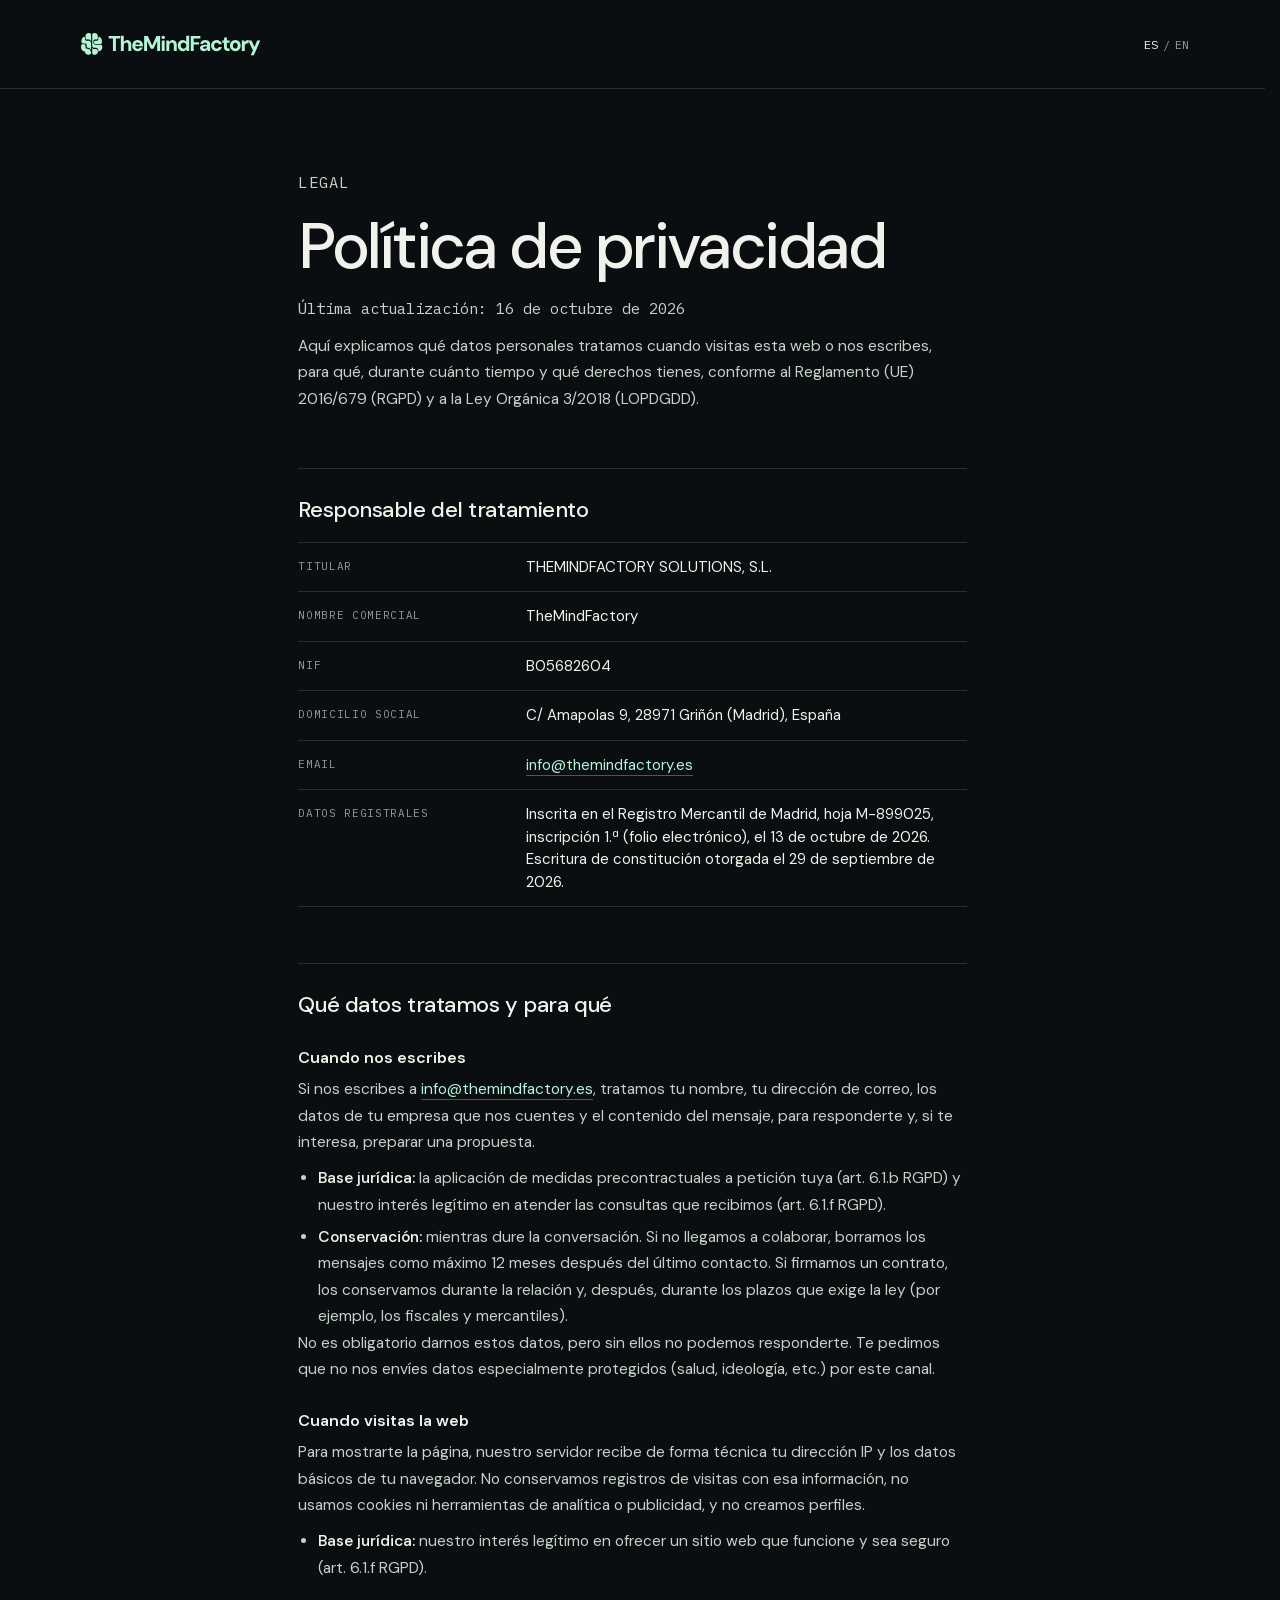
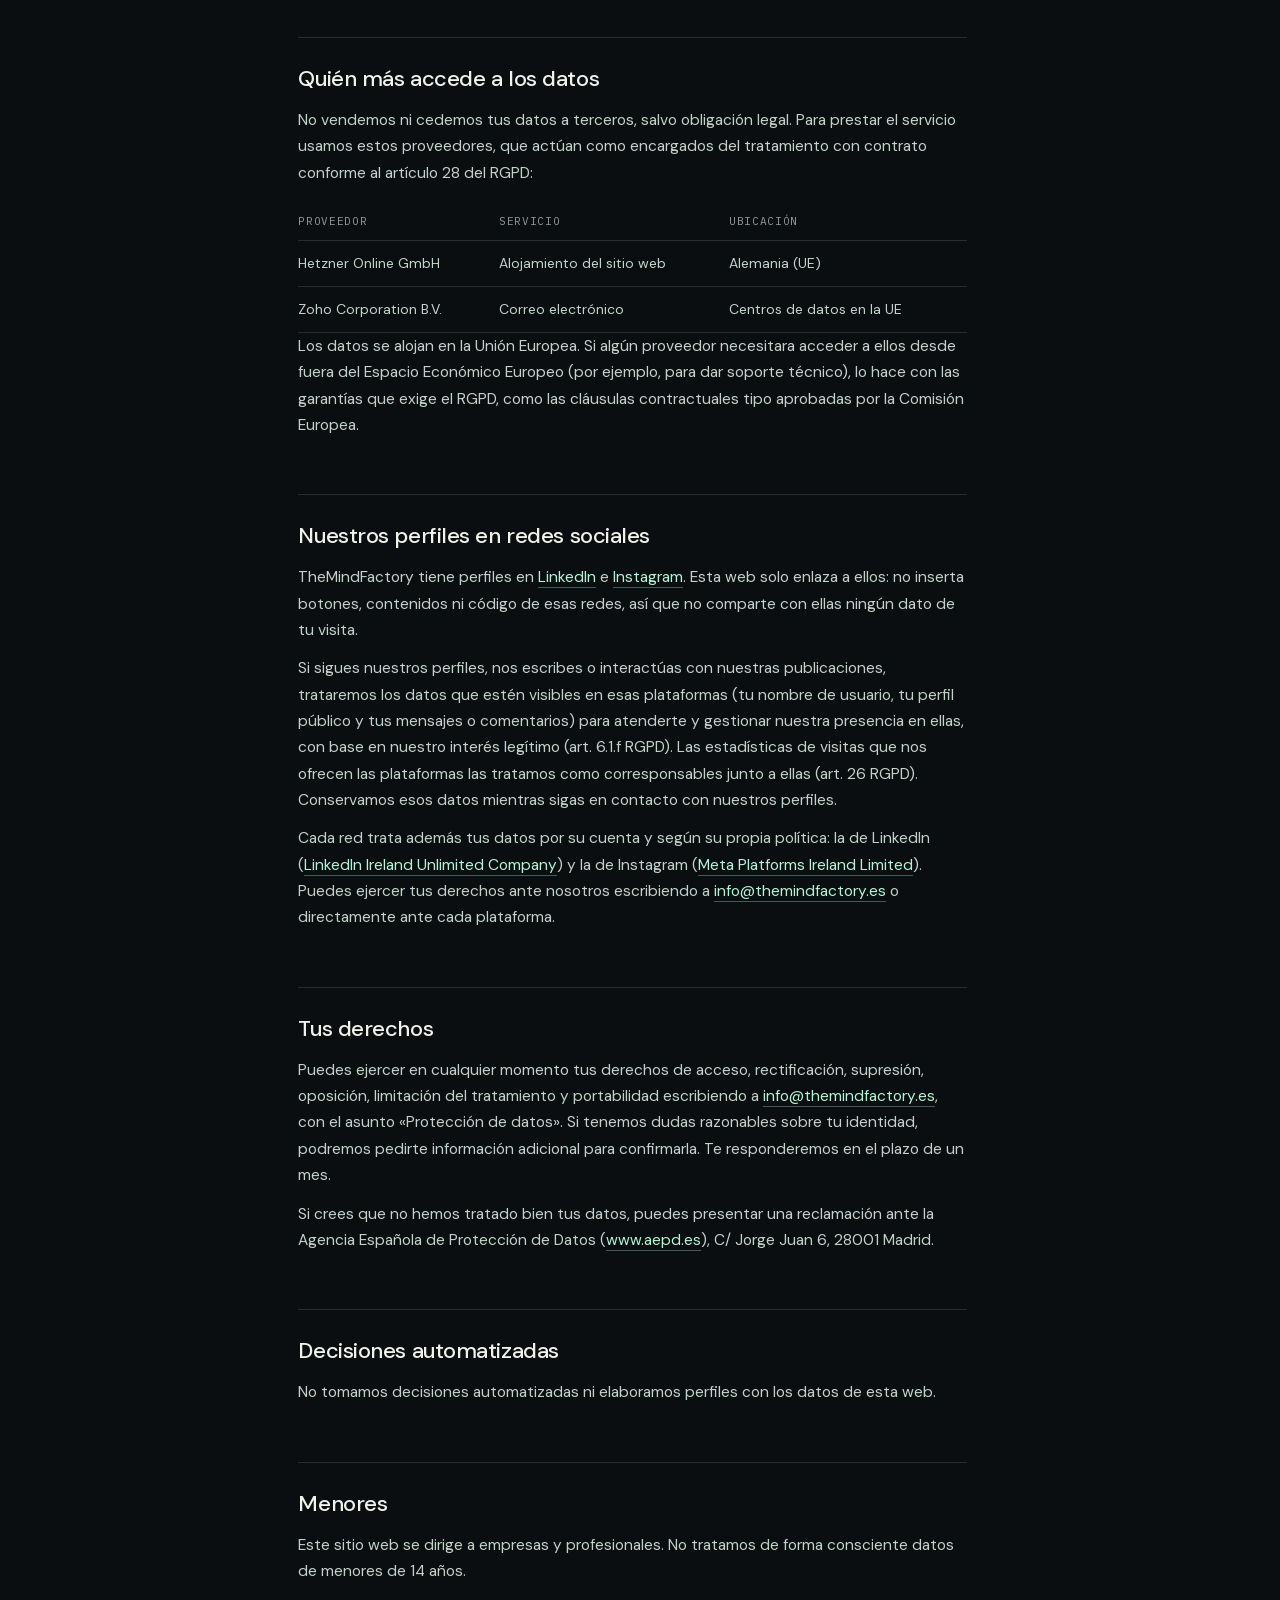
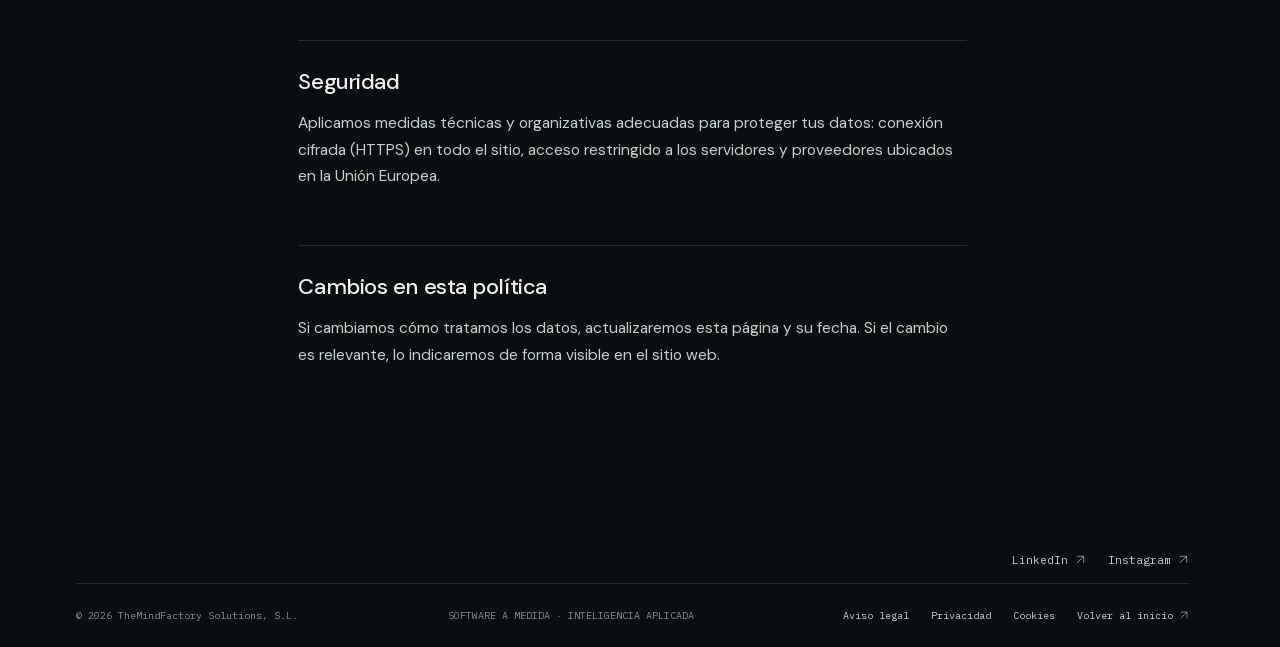
<file: privacidad.html>
<!doctype html>
<html lang="es">
  <head>
    <meta charset="utf-8" />
    <meta name="viewport" content="width=device-width,initial-scale=1" />
    <title>Política de privacidad · TheMindFactory</title>
    <meta name="title-es" content="Política de privacidad · TheMindFactory" />
    <meta name="title-en" content="Privacy policy · TheMindFactory" />
    <meta name="description" content="Cómo trata TheMindFactory los datos personales de quienes visitan su web o le escriben." />
    <meta name="theme-color" content="#0b0e10" />
    <link rel="icon" href="/assets/brand/tmf-b1-favicon-oscuro.svg" type="image/svg+xml" />
    <link rel="icon" href="/assets/brand/tmf-b1-favicon-oscuro.ico" sizes="16x16 24x24 32x32 48x48 64x64" />
    <link rel="apple-touch-icon" href="/assets/brand/tmf-b1-app-oscuro-180.png" />
    <link rel="preload" href="/assets/fonts/dm-sans-latin.woff2" as="font" type="font/woff2" crossorigin />
    <link rel="stylesheet" href="/assets/fonts/fonts.css?v=20261016-redes" />
    <link rel="stylesheet" href="/styles.css?v=20261026-review" />
    <link rel="stylesheet" href="/legal.css?v=20261016-redes" />
    <script type="module" src="/js/legal.js?v=20261016-redes"></script>
  </head>
  <body>
    <header class="legal-header">
      <a class="brand" href="/" aria-label="TheMindFactory — inicio">
        <img src="/assets/brand/tmf-b1-horizontal-menta.svg" width="905" height="151" alt="TheMindFactory" />
      </a>
      <button id="lang-toggle" class="language" aria-label="Switch to English">
        <span class="nav__lang-active">ES</span><span class="nav__lang-sep">/</span><span class="nav__lang-other">EN</span>
      </button>
    </header>
    <main class="legal" id="main">
      <article data-lang="es">
      <p class="legal-kicker">Legal</p>
      <h1>Política de privacidad</h1>
      <p class="legal-updated">Última actualización: 16 de octubre de 2026</p>
      <p class="legal-intro">Aquí explicamos qué datos personales tratamos cuando visitas esta web o nos escribes, para qué, durante cuánto tiempo y qué derechos tienes, conforme al Reglamento (UE) 2016/679 (RGPD) y a la Ley Orgánica 3/2018 (LOPDGDD).</p>

      <h2>Responsable del tratamiento</h2>
      <dl class="legal-data">
        <dt>Titular</dt><dd>THEMINDFACTORY SOLUTIONS, S.L.</dd>
        <dt>Nombre comercial</dt><dd>TheMindFactory</dd>
        <dt>NIF</dt><dd>B05682604</dd>
        <dt>Domicilio social</dt><dd>C/ Amapolas 9, 28971 Griñón (Madrid), España</dd>
        <dt>Email</dt><dd><a href="mailto:info@themindfactory.es">info@themindfactory.es</a></dd>
        <dt>Datos registrales</dt><dd>Inscrita en el Registro Mercantil de Madrid, hoja M-899025, inscripción 1.ª (folio electrónico), el 13 de octubre de 2026. Escritura de constitución otorgada el 29 de septiembre de 2026.</dd>
      </dl>

      <h2>Qué datos tratamos y para qué</h2>
      <h3>Cuando nos escribes</h3>
      <p>Si nos escribes a <a href="mailto:info@themindfactory.es">info@themindfactory.es</a>, tratamos tu nombre, tu dirección de correo, los datos de tu empresa que nos cuentes y el contenido del mensaje, para responderte y, si te interesa, preparar una propuesta.</p>
      <ul>
        <li><strong>Base jurídica:</strong> la aplicación de medidas precontractuales a petición tuya (art. 6.1.b RGPD) y nuestro interés legítimo en atender las consultas que recibimos (art. 6.1.f RGPD).</li>
        <li><strong>Conservación:</strong> mientras dure la conversación. Si no llegamos a colaborar, borramos los mensajes como máximo 12 meses después del último contacto. Si firmamos un contrato, los conservamos durante la relación y, después, durante los plazos que exige la ley (por ejemplo, los fiscales y mercantiles).</li>
      </ul>
      <p>No es obligatorio darnos estos datos, pero sin ellos no podemos responderte. Te pedimos que no nos envíes datos especialmente protegidos (salud, ideología, etc.) por este canal.</p>

      <h3>Cuando visitas la web</h3>
      <p>Para mostrarte la página, nuestro servidor recibe de forma técnica tu dirección IP y los datos básicos de tu navegador. No conservamos registros de visitas con esa información, no usamos cookies ni herramientas de analítica o publicidad, y no creamos perfiles.</p>
      <ul>
        <li><strong>Base jurídica:</strong> nuestro interés legítimo en ofrecer un sitio web que funcione y sea seguro (art. 6.1.f RGPD).</li>
      </ul>

      <h2>Quién más accede a los datos</h2>
      <p>No vendemos ni cedemos tus datos a terceros, salvo obligación legal. Para prestar el servicio usamos estos proveedores, que actúan como encargados del tratamiento con contrato conforme al artículo 28 del RGPD:</p>
      <div class="legal-table-wrap">
        <table class="legal-table">
          <thead><tr><th>Proveedor</th><th>Servicio</th><th>Ubicación</th></tr></thead>
          <tbody>
            <tr><td>Hetzner Online GmbH</td><td>Alojamiento del sitio web</td><td>Alemania (UE)</td></tr>
            <tr><td>Zoho Corporation B.V.</td><td>Correo electrónico</td><td>Centros de datos en la UE</td></tr>
          </tbody>
        </table>
      </div>
      <p>Los datos se alojan en la Unión Europea. Si algún proveedor necesitara acceder a ellos desde fuera del Espacio Económico Europeo (por ejemplo, para dar soporte técnico), lo hace con las garantías que exige el RGPD, como las cláusulas contractuales tipo aprobadas por la Comisión Europea.</p>

      <h2>Nuestros perfiles en redes sociales</h2>
      <p>TheMindFactory tiene perfiles en <a href="https://www.linkedin.com/company/themindfactory-solutions" target="_blank" rel="noopener">LinkedIn</a> e <a href="https://www.instagram.com/themindfactory.solutions/" target="_blank" rel="noopener">Instagram</a>. Esta web solo enlaza a ellos: no inserta botones, contenidos ni código de esas redes, así que no comparte con ellas ningún dato de tu visita.</p>
      <p>Si sigues nuestros perfiles, nos escribes o interactúas con nuestras publicaciones, trataremos los datos que estén visibles en esas plataformas (tu nombre de usuario, tu perfil público y tus mensajes o comentarios) para atenderte y gestionar nuestra presencia en ellas, con base en nuestro interés legítimo (art. 6.1.f RGPD). Las estadísticas de visitas que nos ofrecen las plataformas las tratamos como corresponsables junto a ellas (art. 26 RGPD). Conservamos esos datos mientras sigas en contacto con nuestros perfiles.</p>
      <p>Cada red trata además tus datos por su cuenta y según su propia política: la de LinkedIn (<a href="https://www.linkedin.com/legal/privacy-policy" target="_blank" rel="noopener">LinkedIn Ireland Unlimited Company</a>) y la de Instagram (<a href="https://privacycenter.instagram.com/policy" target="_blank" rel="noopener">Meta Platforms Ireland Limited</a>). Puedes ejercer tus derechos ante nosotros escribiendo a <a href="mailto:info@themindfactory.es">info@themindfactory.es</a> o directamente ante cada plataforma.</p>

      <h2>Tus derechos</h2>
      <p>Puedes ejercer en cualquier momento tus derechos de acceso, rectificación, supresión, oposición, limitación del tratamiento y portabilidad escribiendo a <a href="mailto:info@themindfactory.es">info@themindfactory.es</a>, con el asunto «Protección de datos». Si tenemos dudas razonables sobre tu identidad, podremos pedirte información adicional para confirmarla. Te responderemos en el plazo de un mes.</p>
      <p>Si crees que no hemos tratado bien tus datos, puedes presentar una reclamación ante la Agencia Española de Protección de Datos (<a href="https://www.aepd.es" rel="noopener">www.aepd.es</a>), C/ Jorge Juan 6, 28001 Madrid.</p>

      <h2>Decisiones automatizadas</h2>
      <p>No tomamos decisiones automatizadas ni elaboramos perfiles con los datos de esta web.</p>

      <h2>Menores</h2>
      <p>Este sitio web se dirige a empresas y profesionales. No tratamos de forma consciente datos de menores de 14 años.</p>

      <h2>Seguridad</h2>
      <p>Aplicamos medidas técnicas y organizativas adecuadas para proteger tus datos: conexión cifrada (HTTPS) en todo el sitio, acceso restringido a los servidores y proveedores ubicados en la Unión Europea.</p>

      <h2>Cambios en esta política</h2>
      <p>Si cambiamos cómo tratamos los datos, actualizaremos esta página y su fecha. Si el cambio es relevante, lo indicaremos de forma visible en el sitio web.</p>
      </article>
      <article data-lang="en" hidden>
      <p class="legal-kicker">Legal</p>
      <h1>Privacy policy</h1>
      <p class="legal-updated">Last updated: 16 October 2026</p>
      <p class="legal-intro">This page explains what personal data we process when you visit this website or write to us, why, for how long and what your rights are, under Regulation (EU) 2016/679 (GDPR) and Spanish Organic Law 3/2018 (LOPDGDD). The Spanish version prevails in case of discrepancy.</p>

      <h2>Data controller</h2>
      <dl class="legal-data">
        <dt>Owner</dt><dd>THEMINDFACTORY SOLUTIONS, S.L.</dd>
        <dt>Trade name</dt><dd>TheMindFactory</dd>
        <dt>Tax ID (NIF)</dt><dd>B05682604</dd>
        <dt>Registered office</dt><dd>C/ Amapolas 9, 28971 Griñón (Madrid), Spain</dd>
        <dt>Email</dt><dd><a href="mailto:info@themindfactory.es">info@themindfactory.es</a></dd>
        <dt>Registry details</dt><dd>Registered with the Madrid Companies Register (Registro Mercantil de Madrid), sheet M-899025, entry 1 (electronic folio), on 13 October 2026. Deed of incorporation executed on 29 September 2026.</dd>
      </dl>

      <h2>What data we process and why</h2>
      <h3>When you write to us</h3>
      <p>If you write to <a href="mailto:info@themindfactory.es">info@themindfactory.es</a>, we process your name, your email address, any details about your company you share and the content of your message, in order to reply and, if you are interested, prepare a proposal.</p>
      <ul>
        <li><strong>Legal basis:</strong> taking pre-contractual steps at your request (art. 6.1.b GDPR) and our legitimate interest in answering the enquiries we receive (art. 6.1.f GDPR).</li>
        <li><strong>Retention:</strong> for as long as the conversation lasts. If we do not end up working together, we delete the messages no later than 12 months after the last contact. If we sign a contract, we keep them for the duration of the relationship and then for the periods required by law (for example, tax and commercial law).</li>
      </ul>
      <p>You do not have to give us this data, but without it we cannot reply. Please do not send us special categories of data (health, beliefs, etc.) through this channel.</p>

      <h3>When you visit the website</h3>
      <p>To show you the page, our server technically receives your IP address and basic details about your browser. We do not keep visit logs with that information, we do not use cookies or analytics or advertising tools, and we do not build profiles.</p>
      <ul>
        <li><strong>Legal basis:</strong> our legitimate interest in offering a website that works and is secure (art. 6.1.f GDPR).</li>
      </ul>

      <h2>Who else has access to the data</h2>
      <p>We do not sell or share your data with third parties unless required by law. To run the service we use these providers, which act as data processors under a contract in line with article 28 GDPR:</p>
      <div class="legal-table-wrap">
        <table class="legal-table">
          <thead><tr><th>Provider</th><th>Service</th><th>Location</th></tr></thead>
          <tbody>
            <tr><td>Hetzner Online GmbH</td><td>Website hosting</td><td>Germany (EU)</td></tr>
            <tr><td>Zoho Corporation B.V.</td><td>Email</td><td>Data centres in the EU</td></tr>
          </tbody>
        </table>
      </div>
      <p>The data is hosted in the European Union. If a provider needed to access it from outside the European Economic Area (for example, to provide technical support), it does so with the safeguards required by the GDPR, such as the standard contractual clauses approved by the European Commission.</p>

      <h2>Our social media profiles</h2>
      <p>TheMindFactory has profiles on <a href="https://www.linkedin.com/company/themindfactory-solutions" target="_blank" rel="noopener">LinkedIn</a> and <a href="https://www.instagram.com/themindfactory.solutions/" target="_blank" rel="noopener">Instagram</a>. This website only links to them: it does not embed buttons, content or code from those networks, so it does not share any data about your visit with them.</p>
      <p>If you follow our profiles, message us or interact with our posts, we process the data visible on those platforms (your username, your public profile and your messages or comments) to reply to you and manage our presence there, based on our legitimate interest (Art. 6(1)(f) GDPR). We process the page statistics the platforms provide to us as joint controllers with them (Art. 26 GDPR). We keep that data for as long as you stay in contact with our profiles.</p>
      <p>Each network also processes your data on its own account and under its own policy: LinkedIn's (<a href="https://www.linkedin.com/legal/privacy-policy" target="_blank" rel="noopener">LinkedIn Ireland Unlimited Company</a>) and Instagram's (<a href="https://privacycenter.instagram.com/policy" target="_blank" rel="noopener">Meta Platforms Ireland Limited</a>). You can exercise your rights with us by writing to <a href="mailto:info@themindfactory.es">info@themindfactory.es</a> or directly with each platform.</p>

      <h2>Your rights</h2>
      <p>You can exercise your rights of access, rectification, erasure, objection, restriction of processing and portability at any time by writing to <a href="mailto:info@themindfactory.es">info@themindfactory.es</a> with the subject "Data protection". If we have reasonable doubts about your identity, we may ask for additional information to confirm it. We will reply within one month.</p>
      <p>If you believe we have not handled your data properly, you can lodge a complaint with the Spanish Data Protection Agency (<a href="https://www.aepd.es" rel="noopener">www.aepd.es</a>), C/ Jorge Juan 6, 28001 Madrid.</p>

      <h2>Automated decisions</h2>
      <p>We do not make automated decisions or build profiles with the data from this website.</p>

      <h2>Minors</h2>
      <p>This website is aimed at businesses and professionals. We do not knowingly process data of children under 14.</p>

      <h2>Security</h2>
      <p>We apply appropriate technical and organisational measures to protect your data: an encrypted connection (HTTPS) across the whole site, restricted access to the servers and providers located in the European Union.</p>

      <h2>Changes to this policy</h2>
      <p>If we change how we process data, we will update this page and its date. If the change is significant, we will say so clearly on the website.</p>
      </article>
    </main>
    <footer class="footer">
      <nav class="footer-social" aria-label="Redes sociales"><a href="https://www.linkedin.com/company/themindfactory-solutions" target="_blank" rel="noopener">LinkedIn <span class="visually-hidden" data-es="(se abre en otra pestaña)" data-en="(opens in a new tab)">(se abre en otra pestaña)</span><svg class="icon icon-arrow" viewBox="0 0 24 24" fill="none" stroke="currentColor" stroke-width="1.4" stroke-linecap="round" stroke-linejoin="round" aria-hidden="true" focusable="false"><path d="M5 19 19 5M5 5h14v14" /></svg></a><a href="https://www.instagram.com/themindfactory.solutions/" target="_blank" rel="noopener">Instagram <span class="visually-hidden" data-es="(se abre en otra pestaña)" data-en="(opens in a new tab)">(se abre en otra pestaña)</span><svg class="icon icon-arrow" viewBox="0 0 24 24" fill="none" stroke="currentColor" stroke-width="1.4" stroke-linecap="round" stroke-linejoin="round" aria-hidden="true" focusable="false"><path d="M5 19 19 5M5 5h14v14" /></svg></a></nav>
      <div class="footer-bottom">
        <span>© 2026 TheMindFactory Solutions, S.L.</span
        ><span data-es="SOFTWARE A MEDIDA · INTELIGENCIA APLICADA" data-en="CUSTOM SOFTWARE · APPLIED INTELLIGENCE">SOFTWARE A MEDIDA · INTELIGENCIA APLICADA</span
        ><nav class="footer-links" aria-label="Legal"
          ><a href="/aviso-legal.html"><span data-es="Aviso legal" data-en="Legal notice">Aviso legal</span></a
          ><a href="/privacidad.html"><span data-es="Privacidad" data-en="Privacy">Privacidad</span></a
          ><a href="/cookies.html"><span data-es="Cookies" data-en="Cookies">Cookies</span></a
          ><a href="/"><span data-es="Volver al inicio" data-en="Back to home">Volver al inicio</span> <svg class="icon icon-arrow" viewBox="0 0 24 24" fill="none" stroke="currentColor" stroke-width="1.4" stroke-linecap="round" stroke-linejoin="round" aria-hidden="true" focusable="false"><path d="M5 19 19 5M5 5h14v14" /></svg></a
        ></nav>
      </div>
    </footer>
  </body>
</html>
</file>
<file: assets/fonts/fonts.css>
/* Fuentes servidas desde nuestro servidor (sin llamadas a Google).
   DM Sans e IBM Plex Mono: SIL Open Font License 1.1. */
/* DM Sans · latin-ext */
@font-face {
  font-family: "DM Sans";
  font-style: normal;
  font-weight: 400 700;
  font-display: swap;
  src: url("/assets/fonts/dm-sans-latin-ext.woff2") format("woff2");
  unicode-range: U+0100-02BA, U+02BD-02C5, U+02C7-02CC, U+02CE-02D7, U+02DD-02FF, U+0304, U+0308, U+0329, U+1D00-1DBF, U+1E00-1E9F, U+1EF2-1EFF, U+2020, U+20A0-20AB, U+20AD-20C4, U+2113, U+2C60-2C7F, U+A720-A7FF;
}
/* DM Sans · latin */
@font-face {
  font-family: "DM Sans";
  font-style: normal;
  font-weight: 400 700;
  font-display: swap;
  src: url("/assets/fonts/dm-sans-latin.woff2") format("woff2");
  unicode-range: U+0000-00FF, U+0131, U+0152-0153, U+02BB-02BC, U+02C6, U+02DA, U+02DC, U+0304, U+0308, U+0329, U+2000-206F, U+20AC, U+2122, U+2191, U+2193, U+2212, U+2215, U+FEFF, U+FFFD;
}
/* IBM Plex Mono · latin-ext */
@font-face {
  font-family: "IBM Plex Mono";
  font-style: normal;
  font-weight: 400;
  font-display: swap;
  src: url("/assets/fonts/ibm-plex-mono-400-latin-ext.woff2") format("woff2");
  unicode-range: U+0100-02BA, U+02BD-02C5, U+02C7-02CC, U+02CE-02D7, U+02DD-02FF, U+0304, U+0308, U+0329, U+1D00-1DBF, U+1E00-1E9F, U+1EF2-1EFF, U+2020, U+20A0-20AB, U+20AD-20C4, U+2113, U+2C60-2C7F, U+A720-A7FF;
}
/* IBM Plex Mono · latin */
@font-face {
  font-family: "IBM Plex Mono";
  font-style: normal;
  font-weight: 400;
  font-display: swap;
  src: url("/assets/fonts/ibm-plex-mono-400-latin.woff2") format("woff2");
  unicode-range: U+0000-00FF, U+0131, U+0152-0153, U+02BB-02BC, U+02C6, U+02DA, U+02DC, U+0304, U+0308, U+0329, U+2000-206F, U+20AC, U+2122, U+2191, U+2193, U+2212, U+2215, U+FEFF, U+FFFD;
}
/* IBM Plex Mono · latin-ext */
@font-face {
  font-family: "IBM Plex Mono";
  font-style: normal;
  font-weight: 500;
  font-display: swap;
  src: url("/assets/fonts/ibm-plex-mono-500-latin-ext.woff2") format("woff2");
  unicode-range: U+0100-02BA, U+02BD-02C5, U+02C7-02CC, U+02CE-02D7, U+02DD-02FF, U+0304, U+0308, U+0329, U+1D00-1DBF, U+1E00-1E9F, U+1EF2-1EFF, U+2020, U+20A0-20AB, U+20AD-20C4, U+2113, U+2C60-2C7F, U+A720-A7FF;
}
/* IBM Plex Mono · latin */
@font-face {
  font-family: "IBM Plex Mono";
  font-style: normal;
  font-weight: 500;
  font-display: swap;
  src: url("/assets/fonts/ibm-plex-mono-500-latin.woff2") format("woff2");
  unicode-range: U+0000-00FF, U+0131, U+0152-0153, U+02BB-02BC, U+02C6, U+02DA, U+02DC, U+0304, U+0308, U+0329, U+2000-206F, U+20AC, U+2122, U+2191, U+2193, U+2212, U+2215, U+FEFF, U+FFFD;
}
</file>
<file: styles.css>
:root {
  --bg: #0b0e10;
  --surface: #13181b;
  --ink: #f1f2eb;
  --muted: #909b9c;
  --line: #ffffff20;
  --mint: #b5f5d7;
  --paper: #e7ece5;
  --dark: #10211c;
  --mono: "IBM Plex Mono", monospace;
  --font: "DM Sans", sans-serif;
  --case-muted: #405e4e;
  --case-line: #b7c8bd;
  --agent-surface: #f3f0e7;
  --agent-ink: #292e29;
  --agent-muted: #626459;
  --agent-line: #d4d1c5;
  --agent-accent: #795238;
  --agent-question: #e5dfce;
  --agent-answer: #fffdf7;
  --phone-metal: #777b80;
  --phone-edge: #313438;
  --phone-bezel: #050607;
  --phone-glint: #b8bcc1;
  --focus: var(--mint);
  --reading-surface: color-mix(in srgb, var(--bg) 85%, transparent);
}
* {
  box-sizing: border-box;
}
html {
  scroll-behavior: smooth;
  scroll-padding-top: 100px;
  scrollbar-gutter: stable;
  /* Touch gestures scroll the page; screenshot magnification has its own control. */
  touch-action: pan-x pan-y;
}
body {
  margin: 0;
  background: var(--bg);
  color: var(--ink);
  font-family: var(--font);
  font-size: 16px;
  -webkit-font-smoothing: antialiased;
}
body.menu-open {
  overflow: hidden;
}
a {
  color: inherit;
  text-decoration: none;
}
button {
  font: inherit;
  color: inherit;
  cursor: pointer;
}
button,
a {
  -webkit-tap-highlight-color: transparent;
}
button {
  border: 0;
}
button:focus-visible,
a:focus-visible,
summary:focus-visible,
[tabindex]:focus-visible {
  outline: 2px solid var(--focus);
  outline-offset: 6px;
}
img {
  max-width: 100%;
  height: auto;
  display: block;
}
h1,
h2,
h3,
p {
  margin: 0;
}
h1,
h2,
h3 {
  font-weight: 500;
}
p {
  line-height: 1.65;
}
em {
  font-style: normal;
}
::selection {
  background: var(--mint);
  color: var(--bg);
}
.skip-link {
  position: fixed;
  top: -100px;
  left: 24px;
  background: var(--mint);
  color: var(--bg);
  padding: 16px;
  z-index: 999;
}
.skip-link:focus {
  top: 20px;
}
.mono,
.eyebrow,
.section-kicker,
.hero-bottom,
.network-caption,
.demo-caption,
.panel-disclaimer,
.contact-coordinate {
  font: 400 12px/1.5 var(--mono);
  letter-spacing: 0.055em;
}
.reading-progress {
  position: fixed;
  top: 0;
  left: 0;
  height: 2px;
  background: var(--mint);
  width: 100%;
  transform: scaleX(0);
  transform-origin: left;
  z-index: 110;
}
.nav {
  height: 92px;
  position: fixed;
  background: #0b0e10ef;
  top: 0;
  left: 0;
  width: 100%;
  z-index: 100;
  padding: 0 4.2%;
  display: flex;
  align-items: center;
  justify-content: space-between;
  gap: 28px;
  border-bottom: 1px solid var(--line);
  transition: background 0.3s;
}
.nav.is-scrolled {
  position: fixed;
  height: 76px;
  background: #0b0e10ef;
  backdrop-filter: blur(20px);
}
.brand {
  display: flex;
  flex-direction: column;
  align-items: center;
  flex: 0 0 auto;
  gap: 3px;
}
.brand img {
  width: 224px;
  height: auto;
}
.brand-tagline {
  margin: 0;
  color: var(--mint);
  font-family: var(--font);
  font-weight: 400;
  line-height: 1.4;
  letter-spacing: 0.065em;
  white-space: nowrap;
}
.brand .brand-tagline {
  font-size: 10px;
}
.nav-links {
  display: flex;
  gap: 26px;
  align-items: center;
  font-size: 13px;
}
.nav-links a {
  color: #b6bcbc;
  transition: color 0.2s;
}
.nav-links a:hover {
  color: white;
}
.nav-actions {
  display: flex;
  align-items: center;
  gap: 22px;
}
.language {
  background: none;
  padding: 10px 0;
  font: 12px var(--mono);
  display: flex;
  gap: 5px;
  min-height: 44px;
  align-items: center;
}
.nav__lang-active {
  color: var(--ink);
}
.nav__lang-other,
.nav__lang-sep {
  color: var(--muted);
}
.nav-contact {
  display: flex;
  align-items: center;
  gap: 12px;
  font-size: 13px;
  min-height: 44px;
  padding: 10px 16px;
  border-radius: 6px;
  background: var(--mint);
  color: var(--dark);
  white-space: nowrap;
}
.nav-contact:hover {
  background: var(--ink);
}
.menu-toggle {
  display: none;
  background: none;
  width: 44px;
  height: 44px;
  padding: 10px;
}
.menu-toggle span {
  height: 1px;
  background: var(--ink);
  display: block;
  margin: 6px 0;
  transition: transform 0.3s;
}
.login-link {
  border-left: 1px solid var(--line);
  padding-left: 23px;
}
.hero {
  min-height: 850px;
  height: 100svh;
  max-height: 1150px;
  position: relative;
  isolation: isolate;
  overflow: hidden;
  padding: 160px 6% 115px;
}
.hero-grid {
  position: absolute;
  inset: 0;
  z-index: -2;
  background: linear-gradient(
    90deg,
    transparent calc(25% - 1px),
    #ffffff04 25%,
    transparent calc(25% + 1px),
    transparent calc(75% - 1px),
    #ffffff04 75%,
    transparent calc(75% + 1px)
  );
}
.hero-content {
  position: relative;
  z-index: 2;
  max-width: 790px;
  pointer-events: none;
}
.hero-content a {
  pointer-events: auto;
}
.hero-eyebrow {
  display: flex;
  align-items: center;
  gap: 14px;
  color: #afbeba;
  margin-bottom: 38px;
}
.small-line {
  width: 32px;
  height: 1px;
  background: var(--mint);
}
h1 {
  font-size: clamp(76px, 8.6vw, 142px);
  line-height: 0.97;
  letter-spacing: -0.072em;
}
.hero-line {
  display: block;
  width: fit-content;
}
.hero-last {
  color: var(--mint);
  display: flex;
  gap: 30px;
  align-items: center;
}
.title-asterisk {
  font-size: 0.68em;
  line-height: 1;
  font-weight: 400;
}
.hero-copy {
  font-size: 18px;
  color: #aeb8b6;
  max-width: 375px;
  margin: 30px 0;
  line-height: 1.65;
}
.button {
  display: inline-flex;
  align-items: center;
  justify-content: space-between;
  gap: 35px;
  padding: 19px 25px;
  font-size: 14px;
  font-weight: 550;
  min-height: 58px;
  border-radius: 2px;
  transition:
    background 0.25s,
    transform 0.25s;
}
.button span:last-child {
  font-size: 21px;
  transition: transform 0.3s;
}
.button:hover span:last-child {
  transform: translate(3px, -3px);
}
.button-light {
  background: var(--ink);
  color: var(--bg);
}
.button-light:hover {
  background: var(--mint);
}
.button-dark {
  background: var(--dark);
  color: var(--ink);
}
.button-dark:hover {
  background: #284c3f;
}
.hero-network {
  position: absolute;
  z-index: 1;
  right: -7%;
  top: 6%;
  width: 72%;
  height: 85%;
  pointer-events: none;
}
.hero-network canvas {
  width: 100%;
  height: 100%;
  display: block;
}
.network-trigger {
  position: absolute;
  inset: 12% 13%;
  border-radius: 50%;
  padding: 0;
  background: transparent;
  pointer-events: auto;
  cursor: crosshair;
  touch-action: pan-y pinch-zoom;
  -webkit-tap-highlight-color: transparent;
}
.network-trigger[hidden] {
  display: none;
}
.network-trigger:focus-visible {
  outline: 1px solid var(--mint);
  outline-offset: 12px;
}
.network-center::before {
  content: "";
  position: absolute;
  inset: -15% -10% 0;
  z-index: -1;
  border-radius: 50%;
  background: radial-gradient(
    ellipse,
    #b5f5d738,
    #b5f5d708 48%,
    transparent 70%
  );
  opacity: var(--network-energy, 0);
  transform: scale(calc(0.9 + var(--network-energy, 0) * 0.15));
}
.network-center img {
  filter: drop-shadow(0 0 calc(var(--network-energy, 0) * 22px) #b5f5d7a0);
}
.network-caption .network-hint,
.network-caption .network-hint span {
  color: #a0cbb8;
}
.network-center {
  position: absolute;
  top: 50%;
  left: 50%;
  transform: translate(-50%, -50%);
  width: 44%;
  max-width: 420px;
  text-align: center;
  filter: drop-shadow(0 0 45px #b5f5d71a);
}
.network-center img {
  width: 100%;
  height: auto;
}
.network-center .brand-tagline {
  font-size: clamp(12px, 1.1vw, 17px);
  margin-top: 7px;
}
.network-caption {
  position: absolute;
  bottom: 9%;
  right: 21%;
  color: #8caaa4;
  font-size: 10px;
  display: flex;
  flex-direction: column;
  gap: 6px;
  letter-spacing: 0.13em;
}
.network-caption .tiny-cross {
  position: absolute;
  left: -26px;
  top: 0;
  font-size: 24px;
  line-height: 1;
  color: var(--mint);
}
.network-caption span:last-child {
  color: #566e68;
  font-size: 9px;
}
.hero-bottom {
  position: absolute;
  bottom: 31px;
  left: 6%;
  right: 6%;
  display: flex;
  align-items: end;
  justify-content: space-between;
  color: #758581;
  font-size: 10px;
  letter-spacing: 0.09em;
}
.hero-bottom > div {
  display: flex;
  flex-direction: column;
  gap: 4px;
}
.hero-bottom-right {
  text-align: right;
}
.scroll-cue {
  color: #c3d2cb;
  display: flex;
  align-items: center;
  gap: 20px;
  padding: 12px;
}
.scroll-cue span:last-child {
  font-size: 24px;
  animation: nudge 2s ease-in-out infinite;
}
.section-pad {
  padding: 115px 6%;
}
.section-kicker {
  color: var(--muted);
  text-transform: uppercase;
  margin-bottom: 42px;
  display: block;
}
.manifesto {
  display: grid;
  grid-template-columns: 1fr 3fr;
  gap: 5%;
  padding-top: 125px;
  padding-bottom: 120px;
  border-top: 1px solid var(--line);
}
.manifesto .section-kicker {
  max-width: 170px;
  line-height: 1.8;
}
.manifesto h2 {
  font-size: clamp(36px, 4.3vw, 72px);
  line-height: 1.12;
  letter-spacing: -0.045em;
}
.muted {
  color: #687677;
}
.manifesto-foot {
  display: grid;
  grid-template-columns: 1fr 1fr;
  gap: 50px;
  margin-top: 40px;
  color: #9daaa6;
  font-size: 16px;
}
.manifesto-foot p:last-child {
  color: var(--ink);
}
.connection {
  background: var(--paper);
  color: var(--dark);
  position: relative;
}
.connection-sticky {
  padding: 64px 6% 28px;
  overflow: hidden;
}
.connection-head {
  display: flex;
  justify-content: space-between;
  align-items: end;
  gap: 50px;
}
.connection .section-kicker {
  color: #607168;
  margin-bottom: 18px;
}
.connection h2 {
  font-size: clamp(45px, 5.8vw, 90px);
  letter-spacing: -0.055em;
  line-height: 1.02;
}
.connection h2 em {
  color: #688576;
}
.connection-copy {
  max-width: 300px;
  color: #52675b;
  font-size: 16px;
  min-height: 80px;
}
.system-stage {
  position: relative;
  height: 420px;
  max-width: 1150px;
  margin: 10px auto 0;
}
.system-wires {
  position: absolute;
  inset: 0;
  width: 100%;
  height: 100%;
  fill: none;
  stroke: #7bba9a;
  stroke-width: 1.4;
  stroke-dasharray: 7 8;
  opacity: 0;
  transition: opacity 0.5s;
}
.system-core {
  position: absolute;
  top: 50%;
  left: 50%;
  transform: translate(-50%, -50%);
  width: 126px;
  height: 126px;
  display: flex;
  flex-direction: column;
  justify-content: center;
  align-items: center;
  gap: 8px;
  background: var(--dark);
  color: var(--mint);
  border-radius: 50%;
  font-size: 11px;
  font-family: var(--mono);
  opacity: 0.25;
  transition:
    opacity 0.5s,
    box-shadow 0.5s;
  z-index: 2;
}
.core-mark {
  font: 500 40px var(--font);
  letter-spacing: -4px;
  display: flex;
  align-items: center;
}
.core-mark span {
  font-size: 25px;
  letter-spacing: 0;
  margin-left: 2px;
}
.core-ring {
  position: absolute;
  inset: -16px;
  border: 1px solid #709882;
  border-radius: 50%;
}
.system-card {
  position: absolute;
  width: 25%;
  max-width: 245px;
  min-height: 153px;
  border: 1px solid #bccbc0;
  background: #f5f7f0;
  padding: 18px 20px;
  box-shadow: 0 9px 24px #173a2410;
  z-index: 3;
  transition:
    box-shadow 0.5s,
    background 0.5s;
}
.system-card--sales {
  top: 28px;
  left: 5%;
  transform: rotate(-8deg);
}
.system-card--stock {
  top: 25px;
  right: 5%;
  transform: rotate(6deg);
}
.system-card--billing {
  bottom: 24px;
  left: 5%;
  transform: rotate(5deg);
}
.system-card--direction {
  bottom: 24px;
  right: 5%;
  transform: rotate(-5deg);
}
.system-card-top {
  display: flex;
  align-items: center;
  justify-content: space-between;
  color: #607768;
}
.system-card h3 {
  font-size: 17px;
  letter-spacing: -0.4px;
  margin-top: 11px;
}
.card-check {
  font-size: 16px;
  color: #708878;
}
.card-rule {
  height: 1px;
  background: #d9e0d7;
  margin: 12px 0;
}
.system-card-sub {
  font-size: 11px;
  color: #748477;
  margin-bottom: 4px;
}
.system-card strong {
  font-weight: 500;
  font-size: 19px;
  letter-spacing: -0.5px;
}
.card-activity {
  position: absolute;
  bottom: 18px;
  right: 15px;
  display: flex;
  gap: 3px;
  height: 23px;
  align-items: end;
}
.card-activity i {
  display: block;
  background: #afc7b7;
  width: 3px;
  height: 30%;
}
.card-activity i:nth-child(2n) {
  height: 70%;
}
.card-activity i:nth-child(3n) {
  height: 100%;
}
.system-insight {
  position: absolute;
  left: 50%;
  top: 48%;
  width: 360px;
  max-width: 45%;
  transform: translate(-50%, 30px);
  background: var(--dark);
  color: var(--paper);
  padding: 18px;
  display: flex;
  align-items: center;
  gap: 14px;
  z-index: 5;
  opacity: 0;
  visibility: hidden;
  transition:
    opacity 0.5s,
    transform 0.5s,
    visibility 0.5s;
  box-shadow: 0 15px 35px #0f302022;
}
.system-insight strong {
  display: block;
  font-size: 14px;
  font-weight: 500;
}
.system-insight div > span {
  display: block;
  font-size: 12px;
  color: #b7c9bc;
  line-height: 1.5;
  margin-top: 5px;
}
.insight-spark {
  color: var(--mint);
  font-size: 30px;
}
.system-stage[data-stage="1"] .system-wires,
.system-stage[data-stage="2"] .system-wires {
  opacity: 1;
  animation: flow 14s linear infinite;
}
.system-stage[data-stage="1"] .system-core,
.system-stage[data-stage="2"] .system-core {
  opacity: 1;
  box-shadow: 0 0 80px #70c89130;
}
.system-stage[data-stage="2"] .system-insight {
  visibility: visible;
  opacity: 1;
  transform: translate(-50%, 0);
}
.system-stage[data-stage="2"] .system-card {
  background: #fffef5;
}
.connection-bottom {
  display: flex;
  align-items: center;
  justify-content: space-between;
  gap: 20px;
  border-top: 1px solid #233e292b;
  padding-top: 22px;
}
.stage-controls {
  display: flex;
  gap: 27px;
}
.stage-button {
  background: none;
  color: #6f8275;
  display: flex;
  align-items: center;
  gap: 10px;
  padding: 10px 0;
  font-size: 14px;
  border-bottom: 1px solid transparent;
}
.stage-button > span:first-child {
  font: 11px var(--mono);
}
.stage-button.is-active {
  color: var(--dark);
  border-color: var(--dark);
}
.stage-button:focus-visible {
  outline-color: var(--dark);
}
.demo-caption {
  font-size: 10px;
  color: #708375;
}
.section-heading {
  display: flex;
  align-items: end;
  justify-content: space-between;
  gap: 55px;
  margin-bottom: 60px;
}
.section-heading h2 {
  font-size: clamp(40px, 4.7vw, 76px);
  letter-spacing: -0.055em;
  line-height: 1.06;
}
.section-heading > p {
  max-width: 330px;
  color: #9ca9a5;
  font-size: 16px;
}
.minds-explorer {
  display: grid;
  grid-template-columns: 1fr 1.35fr;
  gap: 8%;
}
.mind-tab {
  display: flex;
  align-items: center;
  width: 100%;
  text-align: left;
  border-top: 1px solid var(--line);
  background: none;
  padding: 23px 0;
  gap: 25px;
  color: #8e9b96;
  transition:
    color 0.25s,
    padding 0.25s;
}
.mind-tab:last-child {
  border-bottom: 1px solid var(--line);
}
.mind-tab.is-active {
  color: var(--ink);
  padding-left: 15px;
}
.mind-number {
  font: 12px var(--mono);
  align-self: flex-start;
  padding-top: 7px;
  color: #5f7670;
}
.mind-tab strong {
  display: block;
  font-size: 26px;
  letter-spacing: -0.8px;
  font-weight: 450;
}
.mind-tab small {
  display: block;
  font-size: 13px;
  color: #7b8b83;
  margin-top: 4px;
}
.mind-arrow {
  margin-left: auto;
  font-size: 27px;
  opacity: 0;
  transition: opacity 0.25s;
  color: var(--mint);
}
.mind-tab.is-active .mind-arrow,
.mind-tab:hover .mind-arrow {
  opacity: 1;
}
.mind-panel {
  background: linear-gradient(145deg, #1a2424, #101719);
  padding: 32px;
  align-self: start;
  min-height: 608px;
  border: 1px solid #9dc5b522;
  position: relative;
  border-radius: 3px;
  overflow: hidden;
}
.panel-top {
  display: flex;
  align-items: center;
  justify-content: space-between;
  border-bottom: 1px solid var(--line);
  padding-bottom: 22px;
  margin-bottom: 30px;
  color: #adbeb5;
  font: 11px var(--mono);
}
.panel-title {
  font-size: 31px;
  line-height: 1.1;
  letter-spacing: -1px;
  margin-bottom: 9px;
}
.panel-intro {
  color: #91a69a;
  font-size: 14px;
  max-width: 400px;
}
.panel-ui {
  margin-top: 28px;
  min-height: 273px;
}
.ui-toolbar {
  display: flex;
  align-items: center;
  justify-content: space-between;
  padding-bottom: 17px;
  font-size: 12px;
  color: #b1c5b8;
}
.ui-tag {
  border: 1px solid #7fa48d44;
  padding: 6px 8px;
  font: 10px var(--mono);
  color: var(--mint);
}
.pipeline {
  display: grid;
  grid-template-columns: repeat(3, 1fr);
  gap: 10px;
}
.pipeline-column {
  background: #ffffff03;
  border: 1px solid #ffffff09;
  padding: 9px;
  min-height: 178px;
}
.pipeline-label {
  display: block;
  color: #8ba894;
  font: 10px var(--mono);
  margin-bottom: 16px;
}
.opportunity {
  border: 1px solid #96bba328;
  padding: 13px 10px;
  margin-bottom: 9px;
  background: #203029;
}
.opportunity strong {
  display: block;
  font-size: 12px;
  font-weight: 450;
  line-height: 1.4;
}
.opportunity span {
  display: block;
  font: 10px var(--mono);
  color: #869d8c;
  margin-top: 7px;
}
.opportunity.won {
  border-color: #a4e9c06b;
  background: #b5f5d712;
}
.opportunity.won strong {
  color: var(--mint);
}
.panel-note {
  display: flex;
  gap: 12px;
  padding: 18px 0 0;
  border-top: 1px solid var(--line);
  font-size: 13px;
  color: #a6bbae;
  line-height: 1.5;
  margin-top: 24px;
  min-height: 70px;
}
.panel-note > span:first-child {
  font-size: 22px;
  color: var(--mint);
}
.panel-disclaimer {
  font-size: 9px;
  color: #5e796c;
  margin-top: 20px;
}
.sim-button {
  margin-top: 18px;
  border: 1px solid #b5f5d755;
  background: none;
  color: var(--mint);
  padding: 11px 14px;
  font-size: 12px;
  min-height: 44px;
  transition: background 0.2s;
}
.sim-button:hover {
  background: #b5f5d714;
}
.sim-button:disabled {
  cursor: default;
  opacity: 0.65;
}
.sim-status {
  font-size: 12px;
  color: var(--mint);
  margin-top: 12px;
  min-height: 18px;
}
.stock-row,
.invoice-row {
  display: grid;
  grid-template-columns: 1fr auto auto;
  gap: 20px;
  padding: 17px 0;
  border-top: 1px solid var(--line);
  font-size: 13px;
}
.stock-row small,
.invoice-row small {
  color: #8ca193;
}
.stock-row b,
.invoice-row b {
  font-weight: 400;
  color: var(--mint);
  font: 11px var(--mono);
}
.bar-chart {
  display: flex;
  height: 152px;
  align-items: end;
  gap: 13px;
  padding: 10px 0 0;
  border-bottom: 1px solid var(--line);
}
.bar-chart > div {
  flex: 1;
  background: linear-gradient(#b5f5d7, #476c59);
  min-height: 15px;
  position: relative;
}
.chart-labels {
  display: flex;
  justify-content: space-between;
  font: 10px var(--mono);
  color: #859c8c;
  margin-top: 13px;
}
.metric {
  font-size: 54px;
  letter-spacing: -3px;
  color: var(--mint);
  line-height: 1.1;
}
.metric-label {
  font-size: 12px;
  color: #92a79a;
  margin-bottom: 20px;
}
.project-row {
  display: grid;
  grid-template-columns: 18px 1fr auto;
  gap: 13px;
  align-items: center;
  padding: 18px 0;
  border-top: 1px solid var(--line);
  font-size: 13px;
}
.project-row > span:first-child {
  border: 1px solid #719d86;
  width: 14px;
  height: 14px;
  border-radius: 50%;
}
.project-row small {
  font: 10px var(--mono);
  color: #86a391;
}
.project-row.done > span:first-child {
  background: var(--mint);
}
.minds-foot {
  display: flex;
  align-items: center;
  gap: 24px;
  border-top: 1px solid var(--line);
  padding-top: 35px;
  margin-top: 65px;
}
.asterisk {
  font-size: 38px;
  color: var(--mint);
}
.minds-foot p {
  font-size: 18px;
}
.text-link {
  margin-left: auto;
  display: flex;
  gap: 26px;
  align-items: center;
  border-bottom: 1px solid #769b84;
  padding-bottom: 10px;
  font-size: 14px;
  white-space: nowrap;
}
.text-link:hover {
  color: var(--mint);
}
.cases {
  background: var(--paper);
  color: var(--dark);
}
.cases .section-kicker {
  color: #66806e;
}
.cases .section-heading p {
  color: #637969;
}
.cases h2 em {
  color: #769280;
}
.case {
  border-top: 1px solid #1a3a2936;
}
.case:last-child {
  border-bottom: 1px solid #1a3a2936;
}
.case summary {
  padding: 30px 0;
  display: flex;
  align-items: center;
  gap: 50px;
  cursor: pointer;
  list-style: none;
}
.case summary::-webkit-details-marker {
  display: none;
}
.case-number {
  font: 13px var(--mono);
  color: #7a9281;
  align-self: start;
  margin-top: 5px;
}
.case-sector {
  font: 11px var(--mono);
  letter-spacing: 0.045em;
  color: #65806f;
  display: block;
  margin-bottom: 10px;
}
.case h3 {
  font-size: clamp(23px, 2.65vw, 42px);
  letter-spacing: -0.04em;
  line-height: 1.2;
}
.case-expand {
  margin-left: auto;
  font-size: 32px;
  font-weight: 400;
  transition: transform 0.35s;
  min-width: 32px;
}
.case[open] .case-expand {
  transform: rotate(45deg);
}
.case summary:focus-visible {
  outline-color: var(--dark);
}
.case-content {
  padding: 0 0 35px 68px;
  display: grid;
  grid-template-columns: 0.9fr 1.6fr 0.8fr;
  gap: 40px;
}
.case-content .eyebrow {
  font-size: 10px;
  color: #678371;
}
.case-content p {
  font-size: 15px;
  margin-top: 12px;
  color: #3f5d4d;
}
.case-tags {
  margin-top: 24px;
  font: 11px var(--mono);
  color: #456b56;
}
.case-next {
  border-left: 1px solid #bbcabc;
  padding-left: 24px;
}
.method .section-heading {
  margin-bottom: 70px;
}
.method-steps {
  list-style: none;
  margin: 0;
  padding: 0;
  display: grid;
  grid-template-columns: repeat(5, 1fr);
}
.method-steps li {
  border-top: 1px solid #71887c;
  padding: 23px 24px 0 0;
  position: relative;
}
.method-steps li::before {
  content: "";
  position: absolute;
  top: -3px;
  left: 0;
  width: 5px;
  height: 5px;
  background: var(--mint);
}
.method-number {
  font: 11px var(--mono);
  color: #75907f;
  display: block;
  margin-bottom: 32px;
}
.method-steps h3 {
  font-size: 19px;
  margin-bottom: 13px;
  letter-spacing: -0.5px;
}
.method-steps p {
  font-size: 14px;
  color: #93a196;
}
.possibility {
  display: grid;
  grid-template-columns: 50px 1.4fr 1fr;
  align-items: start;
  gap: 30px;
  background: #16231e;
  padding: 44px;
  margin-top: 90px;
  border: 1px solid #7dae8e30;
}
.possibility-mark {
  font-size: 53px;
  line-height: 1;
  color: var(--mint);
}
.possibility h3 {
  font-size: 32px;
  letter-spacing: -1px;
  line-height: 1.18;
}
.possibility .section-kicker {
  font-size: 10px;
  color: #8cb49c;
  margin-bottom: 22px;
}
.possibility p {
  font-size: 14px;
  color: #a0b8a8;
}
.possibility p + p {
  margin-top: 15px;
  color: #c9dacb;
}
.about {
  border-top: 1px solid var(--line);
}
.about h2 {
  font-size: clamp(37px, 3.5vw, 58px);
  letter-spacing: -0.05em;
  line-height: 1.1;
}
.about h2 em {
  color: #78968a;
}
.contact {
  --focus: var(--dark);
  background: var(--mint);
  color: var(--dark);
  padding-top: 65px;
  padding-bottom: 50px;
  position: relative;
  overflow: hidden;
}
.contact-top {
  display: flex;
  justify-content: space-between;
  gap: 20px;
}
.contact .section-kicker {
  color: #476756;
  margin-bottom: 70px;
}
.contact-coordinate {
  color: var(--case-muted);
  font-size: 10px;
}
.contact h2 {
  font-size: clamp(58px, 8.4vw, 140px);
  line-height: 1.02;
  letter-spacing: -0.065em;
}
.contact h2 em {
  color: #52816a;
}
.contact-bottom {
  display: flex;
  justify-content: space-between;
  align-items: center;
  gap: 40px;
  margin: 45px 0 70px;
}
.contact-bottom p {
  font-size: 18px;
  color: #456a55;
  max-width: 390px;
}
.contact-email {
  border-top: 1px solid #35624540;
  padding-top: 25px;
  display: flex;
  justify-content: space-between;
  gap: 20px;
  color: #365f48;
  font-size: 13px;
}
.contact-email a {
  font-size: 17px;
  color: var(--dark);
}
.contact-social {
  display: flex;
  flex-wrap: wrap;
  align-items: baseline;
  gap: 6px 12px;
  margin-top: 18px;
  color: #365f48;
  font-size: 13px;
}
.contact-social a {
  color: var(--dark);
  border-bottom: 1px solid #10211c40;
}
.contact-social a:hover {
  border-bottom-color: var(--dark);
}
.footer-social {
  display: flex;
  flex-wrap: wrap;
  justify-content: flex-end;
  gap: 8px 22px;
  margin-top: 30px;
  font: 11px var(--mono);
}
.footer-social a {
  color: #c4d3ca;
}
.footer-social a:hover {
  color: var(--mint);
}
.footer-social + .footer-bottom {
  margin-top: 16px;
}
.visually-hidden {
  position: absolute;
  width: 1px;
  height: 1px;
  margin: -1px;
  padding: 0;
  overflow: hidden;
  clip: rect(0 0 0 0);
  white-space: nowrap;
  border: 0;
}
.footer {
  padding: 45px 6% 25px;
  overflow: hidden;
}
.footer-wordmark {
  font-size: clamp(40px, 10.8vw, 180px);
  letter-spacing: -0.07em;
  display: flex;
  align-items: center;
  justify-content: space-between;
  line-height: 1.2;
  font-weight: 500;
}
.footer-wordmark img {
  width: 86%;
  height: auto;
}
.footer-tagline {
  font-size: clamp(13px, 1.6vw, 23px);
  margin: 8px 0 0 3.5%;
}
.footer-wordmark > span {
  font-size: 0.8em;
  color: var(--mint);
}
.footer-bottom {
  display: flex;
  justify-content: space-between;
  gap: 20px;
  border-top: 1px solid var(--line);
  padding-top: 25px;
  margin-top: 30px;
  font: 10px var(--mono);
  color: #7d9185;
}
.footer-bottom a {
  color: #c4d3ca;
}
.footer-bottom a:hover {
  color: var(--mint);
}
.footer-links {
  display: flex;
  flex-wrap: wrap;
  justify-content: flex-end;
  gap: 8px 22px;
}
.lang-transition {
  transition: opacity 0.15s;
}
.reveal {
  will-change: transform, opacity;
}
@keyframes flow {
  to {
    stroke-dashoffset: -300;
  }
}
@keyframes nudge {
  50% {
    transform: translateY(5px);
  }
}
@media (min-width: 1700px) {
  .hero {
    padding-top: 180px;
  }
  .hero-network {
    right: 0;
    width: 65%;
  }
  .section-pad {
    padding-left: max(6%, calc((100% - 1500px) / 2));
    padding-right: max(6%, calc((100% - 1500px) / 2));
  }
}
@media (max-width: 1199px) {
  .nav {
    padding: 0 4%;
    gap: 20px;
  }
  .nav-links {
    gap: 17px;
    font-size: 12px;
  }
  .nav-actions {
    gap: 16px;
  }
  .brand {
    font-size: 17px;
  }
  .brand img {
    width: 190px;
  }
  .nav-contact {
    gap: 15px;
  }
  .hero {
    padding-left: 6%;
    min-height: 780px;
  }
  .hero-network {
    right: -17%;
    width: 82%;
    top: 8%;
  }
  h1 {
    font-size: 10vw;
  }
  .section-pad {
    padding: 90px 6%;
  }
  .manifesto {
    grid-template-columns: 1fr 3fr;
    gap: 4%;
  }
  .manifesto-foot {
    gap: 25px;
  }
  .connection-sticky {
    padding-top: 55px;
  }
  .system-card {
    width: 27%;
    padding: 16px;
  }
  .system-card--sales,
  .system-card--billing {
    left: 3%;
  }
  .system-card--stock,
  .system-card--direction {
    right: 3%;
  }
  .system-card h3 {
    font-size: 16px;
  }
  .card-activity {
    display: none;
  }
  .connection h2 {
    font-size: 65px;
  }
  .minds-explorer {
    gap: 5%;
    grid-template-columns: 0.9fr 1.1fr;
  }
  .mind-panel {
    padding: 25px;
    min-height: 600px;
  }
  .mind-tab {
    gap: 18px;
  }
  .mind-tab strong {
    font-size: 25px;
  }
  .pipeline {
    gap: 5px;
  }
  .pipeline-column {
    padding: 6px;
  }
  .opportunity {
    padding: 11px 7px;
  }
  .section-heading {
    gap: 30px;
  }
  .section-heading > p {
    max-width: 290px;
  }
  .case-content {
    gap: 25px;
  }
  .method-steps {
    gap: 14px;
  }
  .method-steps li {
    padding-right: 0;
  }
  .method-steps h3 {
    font-size: 17px;
  }
  .possibility {
    grid-template-columns: 35px 1fr 1fr;
    padding: 35px;
    gap: 25px;
  }
  .possibility h3 {
    font-size: 29px;
  }
  .demo-caption {
    max-width: 225px;
    text-align: right;
  }
}
@media (max-width: 900px) {
  .nav-links {
    display: none;
  }
  .menu-toggle {
    display: block;
  }
  .nav {
    height: 78px;
  }
  .nav.nav-open .nav-links {
    display: flex;
    position: fixed;
    inset: 76px 0 0;
    background: var(--bg);
    padding: 40px 8%;
    flex-direction: column;
    align-items: start;
    gap: 0;
    font-size: 28px;
    height: calc(100svh - 76px);
  }
  .nav.nav-open .nav-links a {
    padding: 20px 0;
    width: 100%;
    border-bottom: 1px solid var(--line);
  }
  .nav.nav-open .nav-links .login-link {
    border-left: 0;
    padding-left: 0;
    font-size: 18px;
    margin-top: 20px;
  }
  .nav.nav-open {
    position: fixed;
    background: var(--bg);
  }
  .nav.nav-open .menu-toggle span:first-child {
    transform: translateY(3.5px) rotate(45deg);
  }
  .nav.nav-open .menu-toggle span:last-child {
    transform: translateY(-3.5px) rotate(-45deg);
  }
  .hero-network {
    width: 90%;
    right: -21%;
    top: 6%;
  }
  .hero {
    min-height: 780px;
    padding-top: 140px;
  }
  .hero-copy {
    max-width: 330px;
  }
  .manifesto {
    display: block;
  }
  .manifesto .section-kicker {
    max-width: none;
    margin-bottom: 28px;
  }
  .section-heading {
    align-items: start;
  }
  .section-heading h2 {
    font-size: 47px;
  }
  .section-heading > p {
    max-width: 250px;
    font-size: 14px;
  }
  .minds-explorer {
    grid-template-columns: 0.85fr 1.15fr;
    gap: 25px;
  }
  .mind-tab strong {
    font-size: 22px;
  }
  .mind-tab small {
    font-size: 12px;
  }
  .mind-tab {
    gap: 13px;
  }
  .mind-panel {
    padding: 22px;
    min-height: 620px;
  }
  .pipeline-column {
    min-height: 150px;
  }
  .pipeline-label {
    font-size: 9px;
  }
  .opportunity strong {
    font-size: 10px;
  }
  .opportunity span {
    font-size: 9px;
  }
  .method-steps {
    grid-template-columns: repeat(3, 1fr);
    row-gap: 40px;
  }
  .possibility {
    grid-template-columns: 1fr 1fr;
  }
  .possibility-mark {
    display: none;
  }
  .case-content {
    grid-template-columns: 1fr 1.6fr;
    padding-left: 0;
  }
  .case-next {
    grid-column: 2;
  }
  .minds-foot {
    gap: 17px;
  }
  .minds-foot p {
    font-size: 16px;
    max-width: 320px;
  }
  .text-link {
    font-size: 12px;
  }
}
@media (max-width: 650px) {
  html {
    scroll-padding-top: 90px;
  }
  .nav {
    padding: 0 4%;
    gap: 8px;
  }
  .nav .brand {
    font-size: 17px;
    gap: 3px;
  }
  .brand img {
    width: clamp(112px, 36vw, 160px);
  }
  .nav .brand-tagline {
    font-size: 8px;
  }
  .nav .language {
    font-size: 10px;
    gap: 3px;
  }
  .nav-contact {
    font-size: 12px;
    padding: 8px 10px;
  }
  .nav-contact > span:last-child {
    display: none;
  }
  .nav-actions {
    gap: 8px;
  }
  .hero {
    height: auto;
    min-height: 100svh;
    max-height: none;
    padding: 120px 6% 465px;
  }
  .hero-eyebrow {
    font-size: 9px;
    letter-spacing: 0.015em;
    gap: 8px;
    margin-bottom: 26px;
  }
  .small-line {
    width: 19px;
  }
  h1 {
    font-size: clamp(58px, 13.8vw, 88px);
    letter-spacing: -0.068em;
    line-height: 0.97;
  }
  .hero-last {
    gap: 20px;
  }
  .hero-copy {
    font-size: 15px;
    max-width: 290px;
    margin: 23px 0;
  }
  .button {
    font-size: 13px;
    padding: 16px 20px;
    min-height: 53px;
    gap: 35px;
  }
  .hero-network {
    width: 115%;
    height: 450px;
    top: auto;
    bottom: 48px;
    right: -8%;
  }
  .network-center {
    width: 60%;
    max-width: 310px;
  }
  .network-caption {
    bottom: 4%;
    right: 20%;
    font-size: 8px;
  }
  .network-caption span:last-child {
    font-size: 8px;
  }
  .hero-bottom {
    left: 6%;
    right: 6%;
    bottom: 21px;
    font-size: 8px;
  }
  .hero-bottom-right {
    display: none !important;
  }
  .scroll-cue {
    padding: 0;
    font-size: 8px;
    gap: 10px;
  }
  .scroll-cue span:last-child {
    font-size: 18px;
  }
  .section-pad {
    padding: 70px 6%;
  }
  .section-kicker {
    font-size: 10px;
    margin-bottom: 28px;
  }
  .manifesto h2 {
    font-size: 37px;
    letter-spacing: -0.045em;
  }
  .manifesto-foot {
    grid-template-columns: 1fr;
    gap: 20px;
    margin-top: 27px;
    font-size: 15px;
  }
  .connection-sticky {
    padding: 48px 6% 25px;
  }
  .connection-head {
    display: block;
  }
  .connection h2 {
    font-size: 52px;
  }
  .connection-copy {
    max-width: 100%;
    font-size: 14px;
    min-height: 48px;
    margin-top: 22px;
  }
  .system-stage {
    height: 460px;
    margin-top: 17px;
  }
  .system-card {
    width: 43%;
    padding: 13px;
    min-height: 139px;
  }
  .system-card h3 {
    font-size: 13px;
    min-height: 32px;
  }
  .system-card--sales {
    top: 20px;
    left: 0;
  }
  .system-card--stock {
    top: 20px;
    right: 0;
  }
  .system-card--billing {
    bottom: 20px;
    left: 0;
  }
  .system-card--direction {
    bottom: 20px;
    right: 0;
  }
  .system-card-top .mono {
    font-size: 9px;
  }
  .system-card strong {
    font-size: 17px;
  }
  .system-card-sub {
    font-size: 10px;
  }
  .card-rule {
    margin: 9px 0;
  }
  .system-core {
    height: 82px;
    width: 82px;
    font-size: 9px;
  }
  .core-mark {
    font-size: 29px;
  }
  .core-mark span {
    font-size: 18px;
  }
  .core-ring {
    inset: -10px;
  }
  .system-insight {
    width: 100%;
    max-width: 100%;
    top: 40%;
    padding: 16px;
    gap: 12px;
  }
  .system-insight strong {
    font-size: 13px;
  }
  .system-insight div > span {
    font-size: 11px;
  }
  .connection-bottom {
    display: block;
    padding-top: 14px;
  }
  .stage-controls {
    gap: 0;
    justify-content: space-between;
  }
  .stage-button {
    font-size: 12px;
    gap: 7px;
    min-height: 44px;
  }
  .demo-caption {
    display: block;
    max-width: none;
    text-align: left;
    font-size: 8px;
    margin-top: 14px;
  }
  .section-heading {
    display: block;
    margin-bottom: 36px;
  }
  .section-heading h2 {
    font-size: 39px;
  }
  .section-heading > p {
    max-width: 100%;
    font-size: 15px;
    margin-top: 23px;
  }
  .minds-explorer {
    display: block;
  }
  .mind-tabs {
    display: grid;
    grid-template-columns: repeat(3, 1fr);
    gap: 8px;
    margin-bottom: 24px;
  }
  .mind-tab {
    border: 1px solid var(--line);
    padding: 15px 8px;
    gap: 8px;
    min-height: 67px;
  }
  .mind-tab:last-child {
    border-bottom: 1px solid var(--line);
  }
  .mind-tab.is-active {
    padding-left: 8px;
    background: #b5f5d710;
    border-color: #a5dcb740;
  }
  .mind-number {
    font-size: 9px;
    padding-top: 3px;
  }
  .mind-tab strong {
    font-size: 13px;
    letter-spacing: -0.3px;
  }
  .mind-tab small,
  .mind-arrow {
    display: none;
  }
  .mind-panel {
    min-height: 580px;
    padding: 22px;
  }
  .panel-title {
    font-size: 29px;
  }
  .panel-ui {
    min-height: 254px;
  }
  .pipeline {
    gap: 8px;
  }
  .pipeline-column {
    padding: 8px;
    min-height: 163px;
  }
  .opportunity strong {
    font-size: 11px;
  }
  .opportunity span {
    font-size: 9px;
  }
  .pipeline-label {
    font-size: 9px;
  }
  .panel-disclaimer {
    font-size: 8px;
  }
  .minds-foot {
    flex-wrap: wrap;
    gap: 15px;
    margin-top: 30px;
    padding-top: 25px;
  }
  .minds-foot p {
    font-size: 15px;
    max-width: calc(100% - 55px);
  }
  .minds-foot .text-link {
    margin-left: 50px;
    margin-top: 7px;
    font-size: 13px;
  }
  .asterisk {
    font-size: 32px;
  }
  .case summary {
    gap: 17px;
    padding: 25px 0;
  }
  .case-number {
    font-size: 10px;
  }
  .case-sector {
    font-size: 9px;
  }
  .case h3 {
    font-size: 25px;
  }
  .case-expand {
    font-size: 26px;
    min-width: 20px;
  }
  .case-content {
    grid-template-columns: 1fr;
    gap: 22px;
    padding: 0 0 28px 32px;
  }
  .case-next {
    grid-column: auto;
    border-left: 0;
    padding-left: 0;
  }
  .case-content p {
    font-size: 14px;
  }
  .case-tags {
    font-size: 10px;
    margin-top: 15px;
  }
  .method-steps {
    grid-template-columns: 1fr;
    gap: 0;
  }
  .method-steps li {
    display: grid;
    grid-template-columns: 35px 1fr;
    column-gap: 18px;
    padding: 23px 0;
  }
  .method-number {
    margin: 4px 0 0;
    grid-row: 1/3;
  }
  .method-steps h3 {
    font-size: 21px;
    margin-bottom: 9px;
  }
  .method-steps p {
    grid-column: 2;
    font-size: 15px;
  }
  .method .section-heading {
    margin-bottom: 38px;
  }
  .possibility {
    display: block;
    padding: 26px;
    margin-top: 35px;
  }
  .possibility h3 {
    font-size: 29px;
    margin-bottom: 24px;
  }
  .possibility p {
    font-size: 14px;
  }
  .about h2 {
    font-size: 39px;
  }
  .contact-top {
    gap: 15px;
  }
  .contact .section-kicker {
    font-size: 9px;
    margin-bottom: 50px;
  }
  .contact-coordinate {
    font-size: 8px;
  }
  .contact h2 {
    font-size: clamp(41px, 10.7vw, 66px);
    line-height: 1.04;
  }
  .contact-bottom {
    display: block;
    margin: 27px 0 40px;
  }
  .contact-bottom p {
    font-size: 16px;
    margin-bottom: 26px;
  }
  .contact-email {
    flex-direction: column;
    gap: 13px;
    font-size: 12px;
  }
  .contact-email a {
    font-size: 16px;
  }
  .footer {
    padding: 30px 6% 24px;
  }
  .footer-wordmark {
    font-size: 10.5vw;
  }
  .footer-bottom {
    flex-wrap: wrap;
    font-size: 9px;
    gap: 20px;
    margin-top: 24px;
    padding-top: 22px;
  }
  .footer-bottom > span:nth-child(2) {
    order: 3;
    font-size: 8px;
    width: 100%;
  }
  .footer-links {
    margin-left: auto;
  }
}
@media (prefers-reduced-motion: reduce) {
  html {
    scroll-behavior: auto;
  }
  *,
  *::before,
  *::after {
    animation: none !important;
    transition: none !important;
  }
  .reveal {
    will-change: auto;
  }
}

@media (max-width: 650px) {
  .hero-network {
    width: 100%;
    right: 0;
  }
  .network-center {
    width: 76%;
  }
  .mind-tab {
    flex-direction: column;
    align-items: flex-start;
    justify-content: center;
    gap: 6px;
    min-width: 0;
  }
  .mind-number {
    padding: 0;
  }
  .mind-tab strong {
    font-size: 12px;
  }
  .hero-network .network-caption {
    right: 9%;
  }
}

@media (max-width: 900px) {
  .nav.nav-open .nav-links {
    overflow-y: auto;
  }
}
@media (max-height: 500px) and (max-width: 900px) {
  .nav.nav-open .nav-links {
    padding-top: 15px;
    padding-bottom: 25px;
  }
  .nav.nav-open .nav-links a {
    padding: 12px 0;
    font-size: 22px;
  }
}

/* Fixed vector shapes prevent mobile fonts from substituting color emoji. */
.icon {
  display: inline-block;
  width: 1em;
  height: 1em;
  vertical-align: -0.12em;
  flex: 0 0 auto;
  pointer-events: none;
}
.title-asterisk .icon {
  display: block;
}

/* Local team-feedback proposal. */
.hero-promise {
  color: var(--mint);
  font-size: 23px;
  font-weight: 550;
  max-width: 490px;
  line-height: 1.35;
  margin: 27px 0 12px;
}
.hero-copy {
  max-width: 490px;
  font-size: 18px;
  margin: 0 0 26px;
}
.hero-actions {
  display: flex;
  align-items: center;
  gap: 25px;
  flex-wrap: wrap;
  max-width: 600px;
}
.hero-actions > .button-light {
  border-radius: 999px;
}
.hero-contact-link {
  font-size: 15px;
  color: var(--mint);
  border-bottom: 1px solid #b5f5d775;
  padding: 12px 0;
}
.mobile-contact-link {
  display: none;
}
.manifesto-foot {
  display: grid;
  grid-template-columns: 0.85fr 1.15fr;
  gap: 55px;
  align-items: start;
}
.problem-block h3 {
  font: 12px var(--mono);
  color: #b8c5bf;
  letter-spacing: 0.08em;
  margin: 0 0 20px;
}
.problem-block ul {
  margin: 0;
  padding: 0;
  list-style: none;
}
.problem-block li {
  padding: 12px 0 12px 20px;
  border-bottom: 1px solid var(--line);
  position: relative;
  font-size: 17px;
  color: #aab8b0;
  line-height: 1.55;
}
.problem-block li::before {
  content: "";
  width: 6px;
  height: 6px;
  border: 1px solid #aab8b0;
  position: absolute;
  left: 0;
  top: 22px;
}
.solution-block {
  background: #b5f5d7;
  color: #10211c;
  padding: 32px;
}
.solution-block .eyebrow {
  color: #345546;
}
.solution-block h3 {
  font-size: 30px;
  line-height: 1.2;
  letter-spacing: -0.035em;
  margin: 18px 0;
}
.manifesto-foot .solution-block p {
  color: #284b39;
  font-size: 17px;
  margin: 0;
  max-width: none;
}
.connection-sticky > .stage-controls {
  display: grid;
  grid-template-columns: repeat(3, 1fr);
  gap: 12px;
  margin: 30px 0 18px;
}
.connection-sticky > .stage-controls .stage-button {
  border: 1px solid #a7b7ac;
  padding: 15px;
  color: #425d4c;
  font-size: 14px;
  justify-content: center;
}
.connection-sticky > .stage-controls .stage-button.is-active {
  background: #10211c;
  border-color: #10211c;
  color: #b5f5d7;
}
.mindhub-definition {
  font-size: 15px;
  line-height: 1.6;
  color: #425d4c;
  max-width: 850px;
  margin: 0 auto 28px;
  text-align: center;
}
.system-stage {
  margin-bottom: 25px;
}
.system-insight div > span {
  font-size: 13px;
  line-height: 1.4;
}
.system-insight {
  max-width: 620px;
}
.offer-definition {
  padding: 28px 32px;
  border: 1px solid #b5f5d742;
  border-left: 3px solid var(--mint);
  margin: -20px 0 35px;
}
.offer-definition .eyebrow {
  color: var(--mint);
}
.offer-definition p {
  color: #bfccc4;
  font-size: 18px;
  line-height: 1.65;
  margin: 15px 0 0;
  max-width: 980px;
}
.team-promise {
  font-size: 28px;
  line-height: 1.25;
  margin: 0 0 24px;
  color: var(--mint);
}
.contact-explainer {
  color: #365f48;
  font-size: 15px;
  max-width: 630px;
  line-height: 1.6;
  margin: 28px 0;
}
.connection .demo-caption {
  font-size: 11px;
  color: #4b6656;
}
@media (min-width: 901px) {
  .hero {
    min-height: 960px;
  }
}
@media (max-width: 1199px) {
  .hero-network {
    right: -10%;
    width: 72%;
  }
  .network-caption {
    right: 15%;
  }
}
@media (max-width: 900px) {
  .nav-links .mobile-contact-link {
    display: block;
    color: var(--mint);
  }
  .manifesto-foot {
    grid-template-columns: 1fr;
    gap: 30px;
  }
}
@media (max-width: 650px) {
  .hero {
    padding-bottom: 475px;
  }
  .hero-promise {
    font-size: 21px;
    margin-top: 24px;
  }
  .hero-copy {
    font-size: 17px;
    line-height: 1.65;
  }
  .hero-actions {
    gap: 8px;
    align-items: flex-start;
    flex-direction: column;
  }
  .hero-contact-link {
    font-size: 16px;
  }
  .hero-bottom .scroll-cue {
    display: none;
  }
  .hero-network {
    width: 100%;
    right: 0;
  }
  .network-caption {
    bottom: 2%;
    right: 12%;
    font-size: 10px;
  }
  .network-caption .network-hint,
  .network-caption .network-hint span {
    font-size: 10px;
  }
  .hero-eyebrow {
    font-size: 10px;
  }
  .hero-bottom {
    font-size: 10px;
  }
  .solution-block {
    padding: 25px;
  }
  .solution-block h3 {
    font-size: 28px;
  }
  .problem-block h3 {
    font-size: 12px;
  }
  .connection-head .connection-copy {
    font-size: 16px;
  }
  .connection-sticky > .stage-controls {
    gap: 7px;
    margin-top: 24px;
  }
  .connection-sticky > .stage-controls .stage-button {
    flex-direction: column;
    align-items: flex-start;
    justify-content: flex-start;
    text-align: left;
    font-size: 13px;
    padding: 12px 9px;
    line-height: 1.4;
    gap: 8px;
  }
  .mindhub-definition {
    font-size: 14px;
    text-align: left;
    margin-bottom: 15px;
  }
  .system-stage {
    margin-bottom: 105px;
  }
  .system-insight {
    bottom: -90px;
    max-width: 100%;
    padding: 12px;
  }
  .system-insight strong {
    font-size: 14px;
  }
  .system-insight div > span {
    font-size: 13px;
  }
  .offer-definition {
    padding: 24px;
    margin-top: 0;
  }
  .offer-definition p {
    font-size: 16px;
  }
  .section-kicker,
  .case-sector,
  .case-content .eyebrow {
    font-size: 11px;
  }
  .case-content p {
    font-size: 16px;
  }
  .panel-note,
  .panel-ui,
  .panel-top {
    font-size: 12px;
  }
  .footer-bottom {
    font-size: 11px;
    line-height: 1.6;
  }
}

@media (max-width: 650px) {
  .system-stage {
    margin-bottom: 25px;
  }
  .system-stage[data-stage="2"] {
    margin-bottom: 180px;
  }
  .system-insight {
    top: 100%;
    bottom: auto;
  }
  .system-stage[data-stage="2"] .system-insight {
    transform: translate(-50%, 24px);
  }
}

/* Fondo fluido (js/flow.js) */
.flow-canvas,
.flow-fallback {
  position: fixed;
  inset: 0;
  z-index: -1;
  width: 100%;
  height: 100%;
  pointer-events: none;
}
.flow-fallback {
  background:
    radial-gradient(60% 40% at 78% 30%, #b5f5d726, transparent 70%),
    radial-gradient(50% 50% at 20% 90%, #10211ce6, transparent 70%);
}

/* About us: three profiles above four profiles. */
.about {
  overflow: hidden;
}
.team-intro {
  display: grid;
  grid-template-columns: minmax(0, 1.25fr) minmax(0, 1fr);
  gap: 8%;
  align-items: end;
}
.team-intro-copy p {
  font-size: 18px;
  color: #a5b4ab;
  max-width: 46ch;
}
.team-people {
  display: grid;
  align-items: start;
  grid-template-columns: repeat(12, minmax(0, 1fr));
  gap: 24px 20px;
  margin-top: 32px;
}
.person {
  display: flex;
  flex-direction: column;
  grid-column: span 4;
  min-width: 0;
  padding: 12px;
  border: 1px solid transparent;
  border-radius: 8px;
  transition:
    background-color 200ms ease,
    border-color 200ms ease;
}
.person:nth-child(n + 4) {
  grid-column: span 3;
}
.person-photo {
  order: 1;
  width: 112px;
  height: 112px;
  flex-shrink: 0;
  overflow: hidden;
  border-radius: 50%;
  border: 1px solid var(--line);
  margin: 0 auto;
}
.person-photo img {
  width: 100%;
  height: auto;
}
.person-content {
  display: contents;
}
.person-content[hidden] {
  display: none;
}
.person-heading {
  order: 2;
  position: relative;
  margin-top: 12px;
  display: flex;
  flex-direction: column;
  align-items: center;
  gap: 6px;
  text-align: center;
}
.person-toggle {
  display: none;
}
.person-body {
  order: 3;
  margin-top: 10px;
  min-width: 0;
}
.person-meta {
  color: var(--mint);
  font-size: 13px;
  line-height: 1.5;
  min-height: 0;
}
.person-name {
  font-size: 28px;
  line-height: 1.15;
  letter-spacing: -0.04em;
  max-width: 100%;
  overflow-wrap: anywhere;
  text-wrap: balance;
}
.person-name em {
  color: #78968a;
  transition: color 200ms ease;
}
.person-lead {
  font-size: 17px;
  line-height: 1.5;
  letter-spacing: -0.015em;
  max-width: 38ch;
}
.person-bio {
  margin-top: 8px;
  font-size: 15px;
  color: #a5b4ab;
  max-width: 56ch;
}
.person-title {
  display: flex;
  align-items: center;
  justify-content: center;
  gap: 4px;
  max-width: 100%;
}
.person-title .person-name { min-width: 0; }
.person-linkedin {
  position: relative;
  z-index: 2;
  display: inline-flex;
  flex: 0 0 36px;
  align-items: center;
  justify-content: center;
  width: 36px;
  height: 36px;
  color: var(--mint);
  border-radius: 50%;
}
.person-linkedin:hover,
.person-linkedin:focus-visible {
  background: color-mix(in srgb, var(--mint) 12%, transparent);
}
@media (max-width: 650px) {
  .person-linkedin { width: 44px; height: 44px; flex-basis: 44px; }
}
@media (hover: hover) and (pointer: fine) {
  .person:hover {
    background-color: color-mix(in srgb, var(--mint) 4%, transparent);
    border-color: color-mix(in srgb, var(--mint) 28%, transparent);
  }
  .person:hover .person-name em {
    color: var(--mint);
  }
}
@media (max-width: 1100px) {
  .team-people {
    grid-template-columns: repeat(6, minmax(0, 1fr));
    column-gap: 16px;
  }
  .person {
    grid-column: span 2;
  }
  .person:nth-child(n + 4) {
    grid-column: span 3;
  }
}
@media (max-width: 900px) {
  .team-intro {
    grid-template-columns: minmax(0, 1fr);
    gap: 28px;
  }
  .team-people {
    margin-top: 28px;
  }
  .person-name {
    font-size: 24px;
  }
}
@media (max-width: 650px) {
  .team-intro-copy p {
    font-size: 16px;
  }
  .team-people {
    grid-template-columns: minmax(0, 1fr);
    gap: 24px;
  }
  .person,
  .person:nth-child(n + 4) {
    grid-column: auto;
  }
  .person-photo {
    width: 88px;
    height: 88px;
  }
  .person-heading {
    margin-top: 12px;
    gap: 4px;
  }
  .person-title {
    display: block;
    width: 100%;
  }
  .person-name {
    font-size: clamp(20px, 7vw, 24px);
    white-space: nowrap;
    overflow-wrap: normal;
    text-wrap: nowrap;
  }
  .person-linkedin {
    position: absolute;
    left: 0;
    bottom: 0;
  }
  .person-meta {
    display: flex;
    align-items: center;
    justify-content: center;
    width: 100%;
    min-height: 44px;
    padding-inline: 44px;
  }
  .team-disclosures .team-people {
    gap: 8px;
  }
  .team-disclosures .person {
    display: block;
    background-color: var(--surface);
    border-color: var(--line);
  }
  .team-disclosures .person-heading {
    margin-top: 0;
    padding-inline: 0;
  }
  .team-disclosures .person-content {
    display: block;
    margin-top: 20px;
  }
  .team-disclosures .person-content[hidden] {
    display: none;
  }
  .team-disclosures .person-toggle {
    position: absolute;
    inset: 0;
    display: flex;
    align-items: flex-end;
    justify-content: flex-end;
    width: 100%;
    min-height: 44px;
    padding: 0 12px 12px 0;
    background: transparent;
    color: var(--mint);
    border-radius: 2px;
  }
  .person-toggle svg {
    width: 20px;
    height: 20px;
    transition: transform 200ms ease;
  }
  .person.is-expanded .person-toggle svg {
    transform: rotate(180deg);
  }
  .team-disclosures .person.is-expanded {
    border-color: color-mix(in srgb, var(--mint) 28%, transparent);
  }
}
</file>
<file: story.css>
/* Business-first narrative, preserving the existing visual identity. */
.hero {
  min-height: 880px;
}
.hero h1 {
  font-size: clamp(56px, 6.3vw, 96px);
  letter-spacing: -0.04em;
  line-height: 1.04;
}
.hero-content {
  max-width: 760px;
}
.hero-promise {
  font-size: 19px;
  max-width: 510px;
  margin-top: 24px;
}
.hero-copy {
  max-width: 490px;
}
.hero-eyebrow {
  margin-bottom: 30px;
}
h2,
h3 {
  text-wrap: balance;
}
p {
  text-wrap: pretty;
}
.proof-cases .section-heading {
  align-items: end;
}
.proof-cases { --focus: var(--dark); }
.bespoke,
.agent-section,
.about {
  background: var(--reading-surface);
}
.proof-cases h2 {
  font-size: clamp(36px, 4.5vw, 64px);
  letter-spacing: -0.035em;
}
.proof-cases h2 em,
.proof-cases .section-heading p,
.proof-cases .case-sector {
  color: var(--case-muted);
}
.proof-cases .section-heading p {
  max-width: 35ch;
  font-size: 17px;
}
.real-case summary {
  gap: 28px;
  padding-block: 30px;
}
.real-case h3 {
  max-width: 44ch;
  font-size: clamp(22px, 2.5vw, 34px);
  letter-spacing: -0.025em;
}
.real-case[open] .case-sector {
  color: var(--dark);
}
.real-case-body {
  display: grid;
  grid-template-columns: minmax(220px, 0.7fr) minmax(0, 1.5fr);
  gap: 40px;
  padding: 10px 0 40px;
  align-items: center;
}
.real-case-copy h4 {
  margin: 0 0 16px;
  font-weight: 550;
  font-size: clamp(23px, 2.5vw, 32px);
  letter-spacing: -0.03em;
  line-height: 1.2;
  text-wrap: balance;
}
.real-case-copy p,
.real-case-copy li {
  font-size: 16px;
  color: var(--case-muted);
  line-height: 1.6;
}
.real-case-copy ul {
  list-style: none;
  padding: 0;
  margin: 22px 0 0;
}
.real-case-copy li {
  padding: 10px 0;
  border-top: 1px solid var(--case-line);
}
.case-image {
  position: relative;
  display: block;
  padding: 24px 16px 56px;
  background: var(--ink);
  border-radius: 12px;
}
.case-image img {
  width: 100%;
  height: auto;
  aspect-ratio: 2592 / 1195;
  object-fit: contain;
  transition: transform 0.25s ease-out;
}
.case-image:hover img {
  transform: scale(1.015);
}
.image-link {
  position: absolute;
  right: 20px;
  bottom: 8px;
  display: inline-flex;
  align-items: center;
  gap: 8px;
  min-height: 44px;
  font-size: 13px;
  color: var(--dark);
  padding: 8px 4px;
}
.image-link svg { width: 20px; height: 20px; flex: none; }
.case-image:focus-visible,
.case-bridge a:focus-visible {
  outline-color: var(--dark);
}
.case-bridge {
  margin-top: 36px;
  display: flex;
  align-items: center;
  justify-content: space-between;
  gap: 20px;
}
.case-bridge p {
  font-size: 20px;
}
.case-bridge a {
  font-size: 15px;
  border-bottom: 1px solid var(--case-muted);
  padding-block: 8px;
}

.agent-section {
  display: grid;
  grid-template-columns: minmax(0, 1fr) minmax(0, 1fr);
  gap: clamp(32px, 6vw, 110px);
  align-items: center;
}
.agent-section h2,
.bespoke h2 {
  font-size: clamp(36px, 4vw, 60px);
  letter-spacing: -0.035em;
  line-height: 1.1;
}
.agent-section h2 em,
.bespoke h2 em {
  color: var(--mint);
}
.product-label {
  display: inline-flex;
  align-items: center;
  gap: 10px;
  color: var(--mint);
  font-size: 14px;
  margin-bottom: 24px;
}
.product-label::before {
  content: "";
  width: 7px;
  height: 7px;
  background: var(--mint);
  border-radius: 50%;
}
.agent-lead {
  color: var(--ink);
  font-size: 18px;
  margin-top: 24px;
  max-width: 45ch;
}
.agent-benefits {
  display: grid;
  grid-template-columns: auto 1fr;
  gap: 18px 16px;
  margin: 30px 0;
  font-size: 15px;
  line-height: 1.65;
}
.agent-benefits dt {
  color: var(--mint);
  font-weight: 500;
}
.agent-benefits dd {
  margin: 0;
  color: var(--muted);
  max-width: 42ch;
}
.agent-device {
  --focus: var(--agent-accent);
  --ink: var(--agent-ink);
  --muted: var(--agent-muted);
  --line: var(--agent-line);
  color: var(--ink);
  position: relative;
  isolation: isolate;
  display: grid;
  grid-template-rows: 50px 54px minmax(0, 1fr) 26px;
  width: min(100%, 390px);
  aspect-ratio: 393 / 852;
  min-width: 0;
  margin-inline: auto;
  padding: 9px;
  border: 2px solid var(--phone-metal);
  border-radius: 54px;
  background: var(--phone-bezel);
  box-shadow:
    0 0 0 1px var(--phone-edge),
    inset 0 0 0 1px var(--phone-glint),
    inset 0 0 0 5px var(--phone-bezel),
    0 30px 70px color-mix(in srgb, var(--bg) 85%, transparent);
}
.agent-device::before,
.agent-device::after {
  content: "";
  position: absolute;
  width: 3px;
  background: var(--phone-metal);
  border-radius: 2px;
}
.agent-device::before {
  left: -5px;
  top: 138px;
  height: 29px;
  box-shadow: 0 48px 0 var(--phone-metal), 0 95px 0 var(--phone-metal);
}
.agent-device::after {
  right: -5px;
  top: 194px;
  height: 68px;
}
.agent-device-status {
  position: relative;
  display: flex;
  align-items: center;
  justify-content: space-between;
  padding: 0 23px 0 25px;
  border-radius: 42px 42px 0 0;
  background: var(--agent-surface);
  color: var(--ink);
  font-size: 13px;
  font-weight: 600;
  letter-spacing: -.04em;
}
.agent-device-island {
  position: absolute;
  top: 9px;
  left: calc(50% - 48px);
  width: 96px;
  height: 28px;
  border-radius: 20px;
  background: var(--phone-bezel);
}
.agent-device-island::after {
  content: "";
  position: absolute;
  right: 11px;
  top: 9px;
  width: 9px;
  height: 9px;
  border: 2px solid var(--phone-edge);
  border-radius: 50%;
  background: var(--phone-edge);
}
.agent-device-bar {
  display: flex;
  align-items: center;
  gap: 8px;
  padding: 0 18px;
  background: var(--agent-surface);
  border-bottom: 1px solid var(--line);
  font-size: 13px;
  color: var(--ink);
}
.agent-device-app {
  margin-left: auto;
  color: var(--muted);
  font-size: 10px;
  text-align: right;
  max-width: 9ch;
}
.agent-device-base {
  position: relative;
  background: var(--agent-surface);
  border-radius: 0 0 42px 42px;
}
.agent-device-base::before {
  content: "";
  position: absolute;
  bottom: 8px;
  left: 33%;
  width: 34%;
  height: 4px;
  border-radius: 8px;
  background: var(--ink);
}
.agent-demo {
  --demo-accent: var(--agent-accent);
  --muted: var(--agent-muted);
  --line: var(--agent-line);
  padding: clamp(20px, 3vw, 36px);
  background: var(--agent-surface);
  border: 1px solid var(--line);
  border-radius: 8px 8px 20px 20px;
  min-width: 0;
}
.agent-demo-top {
  display: flex;
  align-items: center;
  gap: 14px;
  padding-bottom: 22px;
}
.agent-mark {
  font-size: 12px;
  font-weight: 600;
  border: 1px solid var(--line);
  border-radius: 50%;
  padding: 13px 8px;
  line-height: 1;
  color: var(--demo-accent);
}
.agent-demo-top strong {
  font-size: 16px;
  font-weight: 500;
}
.agent-demo-top p {
  color: var(--muted);
  font-size: 12px;
  margin-top: 4px;
}
.agent-scenarios {
  display: flex;
  flex-wrap: wrap;
  gap: 6px;
  border-bottom: 1px solid var(--line);
  padding-bottom: 16px;
}
.agent-scenarios button {
  background: transparent;
  color: var(--ink);
  border: 1px solid var(--line);
  border-radius: 999px;
  min-height: 44px;
  padding: 8px 13px;
  font-size: 13px;
  transition: background 0.2s;
}
.agent-scenarios button[aria-pressed="true"] {
  background: var(--agent-question);
  border-color: var(--demo-accent);
  color: var(--ink);
}
.agent-user-label {
  margin: 24px 0 8px;
  text-align: right;
  color: var(--muted);
  font-size: 12px;
}
.agent-question {
  background: var(--agent-question);
  color: var(--agent-ink);
  margin: 0 0 24px 9%;
  padding: 16px 20px;
  font-size: 16px;
  line-height: 1.5;
  border-radius: 12px 12px 0 12px;
}
.agent-answer {
  background: var(--agent-answer);
  border: 1px solid var(--line);
  border-radius: 12px 12px 12px 0;
  padding: 20px;
}
.agent-speaker {
  font-size: 12px;
  color: var(--demo-accent);
  margin-bottom: 10px;
}
.agent-answer h3 {
  font-size: 22px;
  line-height: 1.25;
  letter-spacing: -0.02em;
}
.agent-data {
  margin: 18px 0;
  font-size: 14px;
}
.agent-data > div {
  display: flex;
  justify-content: space-between;
  gap: 16px;
  border-bottom: 1px solid var(--line);
  padding: 10px 0;
}
.agent-data dt {
  color: var(--ink);
}
.agent-data dd {
  margin: 0;
  white-space: nowrap;
  color: var(--demo-accent);
}
.agent-prompt {
  font-size: 15px;
  color: var(--ink);
}
.agent-confirm {
  background: transparent;
  color: var(--demo-accent);
  border: 1px solid var(--demo-accent);
  border-radius: 999px;
  min-height: 44px;
  margin-top: 18px;
  padding: 12px 16px;
  font-size: 14px;
  text-align: left;
}
.agent-confirm:hover {
  background: var(--agent-question);
}
.agent-confirm:disabled {
  opacity: 0.6;
  cursor: default;
}
.agent-result p {
  color: var(--demo-accent);
  font-size: 14px;
  margin-top: 16px;
}
.agent-demo-note {
  font-size: 12px;
  color: var(--muted);
  padding-top: 20px;
  margin-top: 24px;
  border-top: 1px solid var(--line);
  max-width: 50ch;
}
.agent-section [hidden] {
  display: none !important;
}

body.capture-open {
  overflow: hidden;
}
.capture-dialog {
  width: min(1500px, 96vw);
  max-width: 96vw;
  height: min(960px, 94dvh);
  max-height: 94dvh;
  margin: auto;
  padding: 0;
  overflow: hidden;
  color: var(--ink);
  background: var(--surface);
  border: 1px solid var(--line);
  border-radius: 12px;
}
.capture-dialog[open] {
  display: grid;
  grid-template-rows: auto minmax(0, 1fr) auto;
}
.capture-dialog::backdrop {
  background: #000d;
}
.capture-toolbar {
  display: flex;
  align-items: center;
  gap: 16px;
  padding: 10px 16px;
}
.capture-toolbar h2 {
  flex: 1;
  min-width: 0;
  font-size: 16px;
  letter-spacing: 0;
}
.capture-dialog button {
  min-height: 44px;
  padding: 8px 12px;
  background: transparent;
  border: 1px solid var(--line);
  border-radius: 6px;
  color: var(--ink);
  font-size: 14px;
}
.capture-close {
  flex: none;
  width: 44px;
  background: var(--mint);
  color: var(--dark);
}
.capture-dialog .capture-close { background: var(--mint); color: var(--dark); }
.capture-dialog button:focus-visible { outline-offset: 2px; }
.capture-dialog button svg { width: 20px; height: 20px; flex: none; }
.capture-stage {
  min-height: 0;
  overflow: auto;
  overscroll-behavior: contain;
  touch-action: pan-x pan-y;
  background: var(--paper);
}
.capture-stage:focus-visible { outline-offset: -3px; outline-color: var(--dark); }
.capture-canvas {
  display: flex;
  align-items: center;
  justify-content: center;
  width: max-content;
  min-width: 100%;
  min-height: 100%;
}
.capture-full {
  display: block;
  flex: none;
  max-width: none;
  max-height: none;
  user-select: none;
  -webkit-user-drag: none;
}
.capture-footer {
  display: flex;
  align-items: center;
  justify-content: space-between;
  gap: 8px 16px;
  padding: 10px 16px;
}
.capture-zoom { display: inline-flex; align-items: center; justify-content: center; gap: 8px; flex: none; }
.capture-hint { color: var(--muted); font-size: 13px; line-height: 1.35; text-align: right; }
.capture-dialog .capture-icon-fit,
.capture-dialog.is-zoomed .capture-icon-zoom { display: none; }
.capture-dialog.is-zoomed .capture-icon-fit { display: block; }
.capture-dialog.is-zoomed .capture-stage { cursor: grab; }
.capture-dialog[data-pan="x"] .capture-stage { overflow-y: hidden; }
.capture-dialog[data-pan="y"] .capture-stage { overflow-x: hidden; }
.capture-dialog .capture-stage.is-dragging { cursor: grabbing; }
@media (max-width: 700px), (max-height: 500px) {
  .capture-dialog {
    width: 100vw;
    max-width: 100vw;
    height: 100dvh;
    max-height: 100dvh;
    border: 0;
    border-radius: 0;
    margin: 0;
  }
  .capture-toolbar { padding: max(8px, env(safe-area-inset-top)) 12px 8px; }
  .capture-footer { padding: 8px 12px max(8px, env(safe-area-inset-bottom)); }
}

.bespoke {
  display: block;
  padding-bottom: 50px;
}
.bespoke-heading {
  display: flex;
  justify-content: space-between;
  align-items: end;
  gap: 40px;
}
.bespoke-heading > p {
  color: var(--muted);
  font-size: 18px;
  max-width: 33ch;
}
.bespoke-options {
  display: grid;
  grid-template-columns: repeat(3, minmax(0, 1fr));
  gap: 40px;
  margin-top: 52px;
}
.bespoke-options > div {
  border-top: 1px solid var(--line);
  padding-top: 24px;
}
.bespoke-options h3 {
  font-size: 25px;
  letter-spacing: -0.02em;
  margin-bottom: 16px;
}
.bespoke-options p {
  font-size: 16px;
  color: var(--muted);
  max-width: 37ch;
}
.contact-journey-intro {
  font-size: clamp(18px, 2vw, 23px);
  margin-top: 44px;
  color: var(--case-muted);
}
.contact-bottom { margin: 28px 0 24px; }
.contact-bottom p { max-width: 48ch; }
.contact-journey {
  display: grid;
  grid-template-columns: repeat(5, minmax(0, 1fr));
  list-style: none;
  padding: 0;
  margin: 40px 0 28px;
}
.contact-journey > li {
  position: relative;
  padding-right: 24px;
}
.contact-journey > li:not(:last-child)::before {
  content: "";
  position: absolute;
  top: 19px;
  left: 40px;
  right: 0;
  border-top: 1px solid color-mix(in srgb, var(--case-muted) 45%, transparent);
}
.journey-number {
  display: grid;
  place-items: center;
  width: 40px;
  height: 40px;
  border-radius: 50%;
  background: var(--dark);
  color: var(--mint);
  font: 12px var(--mono);
}
.journey-step { margin-top: 18px; }
.journey-step h3 {
  font-size: 19px;
  line-height: 1.3;
  letter-spacing: -.025em;
  margin-bottom: 10px;
}
.journey-step p {
  font-size: 15px;
  line-height: 1.6;
  max-width: 25ch;
  color: var(--case-muted);
}
.journey-control {
  font-size: 16px;
  font-weight: 500;
}
@media (max-width: 900px) {
  .contact-journey { grid-template-columns: 1fr; gap: 0; }
  .contact-journey > li { display: grid; grid-template-columns: 32px minmax(0, 1fr); gap: 16px; padding: 0 0 24px; }
  .journey-number { width: 32px; height: 32px; font-size: 11px; }
  .contact-journey > li:not(:last-child)::before { top: 32px; bottom: 0; left: 15px; right: auto; border-top: 0; border-left: 1px solid color-mix(in srgb, var(--case-muted) 45%, transparent); }
  .journey-step { margin-top: 2px; }
  .journey-step h3 { margin-bottom: 4px; }
  .journey-step p { max-width: 48ch; }
}

/* Keep navigation useful when scripts are unavailable. */
.language[hidden],
.menu-toggle[hidden] { display: none; }
@media (max-width: 900px) {
  html:not(.navigation-ready) .nav {
    position: sticky;
    background: var(--bg);
    height: auto;
    flex-wrap: wrap;
    gap: 16px;
    padding-block: 16px;
  }
  html:not(.navigation-ready) .nav-links {
    display: flex;
    order: 3;
    width: 100%;
    flex-wrap: wrap;
    gap: 8px 20px;
  }
  html:not(.navigation-ready) .nav-links a { padding-block: 8px; }
  html:not(.navigation-ready) .hero { padding-top: 40px; }
  html:not(.navigation-ready) { scroll-padding-top: 190px; }
}

@media (max-width: 1100px) {
  .agent-section {
    gap: 36px;
  }
  .agent-benefits {
    grid-template-columns: 1fr;
    gap: 6px;
  }
  .agent-benefits dd {
    margin-bottom: 14px;
  }
  .real-case-body {
    grid-template-columns: minmax(0, 1fr) minmax(0, 1.25fr);
    gap: 28px;
  }
}
@media (max-width: 900px) {
  .hero h1 {
    font-size: clamp(48px, 7.4vw, 68px);
  }
  .hero-network {
    opacity: 0.65;
  }
  .agent-section {
    grid-template-columns: 1fr;
    gap: 40px;
  }
  .agent-copy {
    max-width: 650px;
  }
  .agent-demo {
    max-width: 650px;
    width: 100%;
  }
  .agent-benefits {
    grid-template-columns: auto 1fr;
    gap: 16px;
  }
  .agent-benefits dd {
    margin-bottom: 0;
  }
  .bespoke-heading {
    display: block;
  }
  .bespoke-heading > p {
    margin-top: 24px;
    max-width: 55ch;
  }
  .bespoke-options {
    gap: 24px;
  }
  .bespoke-options h3 {
    font-size: 21px;
  }
}
@media (max-width: 650px) {
  .hero {
    min-height: 100svh;
    padding-bottom: 420px;
  }
  .hero h1 {
    font-size: clamp(32px, 10vw, 64px);
  }
  .hero-last {
    gap: 16px;
  }
  .hero-promise {
    font-size: 18px;
  }
  .hero-copy {
    max-width: 38ch;
    font-size: 16px;
  }
  .hero-network {
    height: 370px;
    bottom: 62px;
    opacity: 1;
  }
  .hero-bottom .scroll-cue {
    font-size: 8px;
    max-width: 50%;
  }
  .proof-cases .section-heading {
    display: block;
  }
  .proof-cases .section-heading p {
    max-width: 40ch;
    margin-top: 24px;
    font-size: 16px;
  }
  .real-case-body {
    grid-template-columns: 1fr;
    gap: 24px;
  }
  .real-case summary {
    gap: 16px;
    padding-block: 26px;
  }
  .real-case h3 {
    font-size: 23px;
  }
  .real-case-copy h4 {
    font-size: 25px;
  }
  .case-image {
    padding: 18px 8px 50px;
  }
  .case-bridge {
    display: block;
  }
  .case-bridge a {
    display: inline-block;
    margin-top: 12px;
  }
  .agent-benefits {
    grid-template-columns: 1fr;
    gap: 6px;
  }
  .agent-benefits dd {
    margin-bottom: 16px;
  }
  .agent-section h2,
  .bespoke h2 {
    font-size: clamp(32px, 8.3vw, 48px);
  }
  .agent-lead {
    font-size: 17px;
  }
  .agent-demo {
    padding: 20px 16px;
  }
  .agent-question {
    margin-left: 5%;
    padding: 14px;
    font-size: 15px;
  }
  .agent-answer {
    padding: 18px 16px;
  }
  .agent-data {
    font-size: 13px;
  }
  .agent-data > div {
    gap: 8px;
  }
  .agent-scenarios button {
    padding-inline: 10px;
    font-size: 12px;
  }
  .bespoke-options {
    grid-template-columns: 1fr;
    gap: 26px;
  }
  .bespoke-options {
    margin-top: 32px;
  }
  .bespoke-options h3 {
    font-size: 25px;
  }
  .bespoke-options p {
    max-width: 45ch;
  }
}
@media (prefers-reduced-motion: reduce) {
  .case-image img,
  .agent-scenarios button {
    transition: none;
  }
}

/* Keep the conversation inside the phone screen at every viewport size. */
.agent-device .agent-demo {
  min-height: 0;
  width: 100%;
  overflow-y: auto;
  overscroll-behavior-y: contain;
  scrollbar-width: thin;
  scrollbar-color: var(--phone-edge) var(--agent-surface);
  border: 0;
  border-radius: 0;
  padding: 18px 16px;
}
.agent-device .agent-demo-top { gap: 10px; padding-bottom: 16px; }
.agent-device .agent-demo-top strong { font-size: 14px; }
.agent-device .agent-demo-top p { font-size: 10px; }
.agent-device .agent-mark { padding: 12px 7px; font-size: 10px; }
.agent-device .agent-scenarios { gap: 5px; padding-bottom: 12px; }
.agent-device .agent-scenarios button { font-size: 12px; padding: 7px 10px; }
.agent-device .agent-user-label { margin-top: 16px; }
.agent-device .agent-question { padding: 12px 14px; font-size: 14px; margin-bottom: 16px; }
.agent-device .agent-answer { padding: 16px 14px; }
.agent-device .agent-answer h3 { font-size: 19px; }
.agent-device .agent-data { font-size: 12px; margin-block: 12px; }
.agent-device .agent-data > div { padding-block: 8px; gap: 8px; }
.agent-device .agent-prompt { font-size: 13px; }
.agent-device .agent-confirm { font-size: 12px; padding: 10px 12px; margin-top: 12px; }
.agent-device .agent-result p { font-size: 12px; }
.agent-device .agent-demo-note { font-size: 11px; margin-top: 16px; padding-top: 14px; }
@media (max-width: 360px) {
  .nav { padding-inline: 3%; gap: 4px; }
  .nav .brand img { width: 108px; }
  .nav-actions { gap: 4px; }
  .nav .language { min-width: 44px; justify-content: center; }
  .agent-device { grid-template-rows: 46px 50px minmax(0, 1fr) 24px; border-radius: 46px; }
  .agent-device-status { padding-inline: 13px; font-size: 11px; }
  .agent-device-status svg { width: 52px; }
  .agent-device-island { width: 80px; left: calc(50% - 40px); }
  .agent-device-bar { padding-inline: 12px; font-size: 11px; }
  .agent-device .agent-demo { padding-inline: 12px; }
}

/* Align each row to its longest name without fixed card heights. */
@supports (grid-template-rows: subgrid) {
  @media (min-width: 651px) {
    .person {
      display: grid;
      grid-template-rows: subgrid;
      grid-row: span 3;
      row-gap: 12px;
    }
    .person-heading,
    .person-body { margin-top: 0; }
  }
}
</file>
<file: legal.css>
/* Páginas legales (aviso legal, privacidad, cookies) y página de acceso.
   Se cargan después de styles.css y reutilizan sus variables y el pie. */
.legal-header {
  display: flex;
  align-items: center;
  justify-content: space-between;
  gap: 20px;
  padding: 22px 6%;
  border-bottom: 1px solid var(--line);
}
.legal-header .brand img {
  width: 190px;
  height: auto;
}
.legal {
  max-width: 820px;
  margin: 0 auto;
  padding: 80px 6% 110px;
}
.legal-kicker {
  font: 11px var(--mono);
  letter-spacing: 0.08em;
  text-transform: uppercase;
  color: var(--mint);
}
.legal h1 {
  font-size: clamp(38px, 6vw, 64px);
  letter-spacing: -0.04em;
  line-height: 1.05;
  margin: 18px 0 14px;
}
.legal-updated {
  font: 11px var(--mono);
  color: var(--muted);
}
.legal-intro {
  font-size: 18px;
  color: #c4d3ca;
  margin-top: 36px;
}
.legal h2 {
  font-size: 22px;
  letter-spacing: -0.02em;
  margin: 56px 0 14px;
  padding-top: 26px;
  border-top: 1px solid var(--line);
}
.legal h3 {
  font-size: 16px;
  font-weight: 600;
  margin: 28px 0 8px;
}
.legal p,
.legal li {
  color: #c4d3ca;
  font-size: 15.5px;
  line-height: 1.7;
}
.legal p + p {
  margin-top: 12px;
}
.legal ul {
  padding-left: 20px;
  margin: 10px 0 0;
}
.legal li + li {
  margin-top: 6px;
}
.legal a {
  color: var(--mint);
  border-bottom: 1px solid #b5f5d755;
}
.legal a:hover {
  border-bottom-color: var(--mint);
}
.legal strong {
  color: var(--ink);
  font-weight: 550;
}
.legal-data {
  display: grid;
  grid-template-columns: minmax(150px, 34%) 1fr;
  margin: 18px 0 0;
  border-top: 1px solid var(--line);
}
.legal-data dt,
.legal-data dd {
  margin: 0;
  padding: 13px 0;
  border-bottom: 1px solid var(--line);
  font-size: 15px;
  line-height: 1.5;
}
.legal-data dt {
  font: 11px/1.9 var(--mono);
  text-transform: uppercase;
  letter-spacing: 0.06em;
  color: var(--muted);
  padding-right: 18px;
}
.legal-data dd {
  color: var(--ink);
}
.legal-table {
  width: 100%;
  border-collapse: collapse;
  margin-top: 16px;
  font-size: 14px;
}
.legal-table th,
.legal-table td {
  text-align: left;
  vertical-align: top;
  padding: 12px 14px 12px 0;
  border-bottom: 1px solid var(--line);
  color: #c4d3ca;
  line-height: 1.5;
}
.legal-table th {
  font: 11px var(--mono);
  text-transform: uppercase;
  letter-spacing: 0.06em;
  color: var(--muted);
}
.legal-table code {
  font: 13px var(--mono);
  color: var(--ink);
}
.legal-table-wrap {
  overflow-x: auto;
}
.access-page {
  min-height: 100vh;
  display: flex;
  flex-direction: column;
}
.access-page main {
  flex: 1;
}
@media (max-width: 650px) {
  .legal-header {
    padding: 16px 6%;
  }
  .legal-header .brand img {
    width: 150px;
  }
  .legal {
    padding: 52px 6% 80px;
  }
  .legal-intro {
    font-size: 16px;
  }
  .legal-data {
    grid-template-columns: 1fr;
  }
  .legal-data dt {
    padding: 13px 0 0;
    border-bottom: 0;
  }
  .legal-data dd {
    padding-top: 2px;
  }
}
</file>
<file: partes-de-trabajo/partes.css>
/* Página /partes-de-trabajo/. Se carga después de styles.css y reutiliza sus
   variables, la nav y el pie. Sin JS: todo funciona sin scripts. */
.pt-nav { position: absolute; }
.pt-nav .nav-links a { display: inline-flex; gap: 6px; align-items: center; }
@media (max-width: 650px) {
  .pt-nav .pt-nav-contact { display: flex; gap: 10px; }
  .pt-nav .brand img { width: 150px; }
  .pt-nav .brand .brand-tagline { font-size: 8px; }
}
.pt-main { padding-top: 92px; }
.pt-main a:not(.pt-button) { color: var(--mint); text-decoration: underline; text-underline-offset: 3px; }
.pt-hero, .pt-section, .pt-final { padding: 64px 6%; max-width: 1280px; margin: 0 auto; }
.pt-breadcrumb ol { list-style: none; display: flex; gap: 8px; padding: 0; margin: 0 0 40px; font: 11px var(--mono); color: var(--muted); }
.pt-breadcrumb li + li::before { content: "/"; margin-right: 8px; color: #647172; }
.pt-kicker, .pt-tag { font: 11px var(--mono); letter-spacing: 0.08em; text-transform: uppercase; color: var(--mint); margin: 0 0 18px; }
.pt-hero h1 { font-size: clamp(36px, 5.4vw, 72px); line-height: 1.04; letter-spacing: -0.04em; font-weight: 500; margin: 0 0 40px; max-width: 18ch; }
.pt-hero-grid { display: grid; grid-template-columns: 1.15fr 1fr; gap: 56px; align-items: start; }
.pt-lead { font-size: 18px; line-height: 1.6; color: #c4d3ca; margin: 0 0 18px; max-width: 60ch; }
.pt-ctas { display: flex; flex-wrap: wrap; gap: 18px 28px; align-items: center; margin-top: 30px; }
.pt-button { display: inline-flex; align-items: center; gap: 14px; background: var(--mint); color: var(--dark); padding: 14px 22px; border-radius: 999px; font-weight: 500; font-size: 15px; transition: background 0.2s; }
.pt-button:hover { background: #d4fbe8; }
.pt-button .icon { width: 16px; height: 16px; }
.pt-sample { margin: 0; }
.pt-sample-card { background: var(--surface); border: 1px solid var(--line); border-radius: 18px; padding: 24px; }
.pt-sample-head { display: flex; justify-content: space-between; align-items: center; margin: 0 0 16px; font-weight: 500; }
.pt-status { font: 11px var(--mono); color: var(--dark); background: var(--mint); border-radius: 999px; padding: 4px 10px; }
.pt-sample dl { margin: 0; }
.pt-sample dl div { display: grid; grid-template-columns: 110px 1fr; gap: 12px; padding: 10px 0; border-top: 1px solid var(--line); }
.pt-sample dt { font: 11px var(--mono); color: var(--muted); text-transform: uppercase; padding-top: 3px; }
.pt-sample dd { margin: 0; color: var(--ink); }
.pt-sample-flow { display: flex; gap: 10px; align-items: center; margin: 16px 0 0; font: 12px var(--mono); color: var(--mint); flex-wrap: wrap; }
.pt-sample figcaption { font-size: 13px; color: var(--muted); margin-top: 12px; }
.pt-section h2, .pt-final h2 { font-size: clamp(28px, 3.6vw, 46px); letter-spacing: -0.03em; line-height: 1.1; font-weight: 500; margin: 0 0 32px; }
.pt-section h3 { font-size: 20px; font-weight: 500; margin: 0 0 10px; }
.pt-section p { line-height: 1.6; color: #c4d3ca; margin: 0; }
.pt-problems { list-style: none; padding: 0; margin: 0; display: grid; grid-template-columns: repeat(auto-fit, minmax(240px, 1fr)); gap: 14px; }
.pt-problems li { border: 1px solid var(--line); border-radius: 14px; padding: 20px; line-height: 1.5; color: #dfe6df; }
.pt-cards { display: grid; grid-template-columns: repeat(2, 1fr); gap: 18px; }
.pt-card { background: var(--surface); border: 1px solid var(--line); border-radius: 18px; padding: 28px; }
.pt-light { background: var(--paper); color: var(--dark); max-width: none; padding-left: max(6%, calc((100% - 1280px) / 2 + 6%)); padding-right: max(6%, calc((100% - 1280px) / 2 + 6%)); }
.pt-light h2 { color: var(--dark); }
.pt-compare { border-top: 1px solid #b7c8bd; }
.pt-compare-row { display: grid; grid-template-columns: 1fr 1fr 1fr; gap: 16px; padding: 16px 0; border-bottom: 1px solid #b7c8bd; color: #23362d; }
.pt-compare-row [role="rowheader"] { font-weight: 500; color: var(--dark); }
.pt-compare-head { font: 11px var(--mono); text-transform: uppercase; letter-spacing: 0.06em; color: #405e4e; }
.pt-two { display: grid; grid-template-columns: 1fr 1fr; gap: 32px; margin-bottom: 28px; }
.pt-note { font-size: 15px; }
.pt-steps { list-style: none; counter-reset: s; padding: 0; margin: 0 0 28px; display: grid; grid-template-columns: repeat(4, 1fr); gap: 18px; }
.pt-steps li { counter-increment: s; border-top: 1px solid var(--mint); padding-top: 18px; }
.pt-steps li::before { content: "0" counter(s); font: 11px var(--mono); color: var(--mint); display: block; margin-bottom: 10px; }
.pt-faq { border-top: 1px solid var(--line); }
.pt-faq-item { border-bottom: 1px solid var(--line); }
.pt-faq-item summary { cursor: pointer; padding: 20px 36px 20px 0; font-size: 18px; position: relative; list-style: none; }
.pt-faq-item summary::-webkit-details-marker { display: none; }
.pt-faq-item summary::after { content: "+"; position: absolute; right: 4px; top: 16px; font-size: 22px; color: var(--mint); transition: transform 0.2s; }
.pt-faq-item[open] summary::after { transform: rotate(45deg); }
.pt-faq-item p { padding: 0 0 22px; max-width: 70ch; }
.pt-final { text-align: center; padding-bottom: 96px; }
.pt-final p { color: #c4d3ca; margin: 0 0 28px; font-size: 17px; }
@media (max-width: 900px) {
  .pt-main { padding-top: 78px; }
  .pt-hero-grid, .pt-two { grid-template-columns: 1fr; gap: 36px; }
  .pt-steps { grid-template-columns: 1fr 1fr; }
}
@media (max-width: 650px) {
  .pt-hero, .pt-section, .pt-final { padding: 44px 5%; }
  .pt-cards, .pt-steps { grid-template-columns: 1fr; }
  .pt-compare-row { grid-template-columns: 1fr 1fr; font-size: 14px; }
  .pt-compare-row [role="rowheader"], .pt-compare-row [role="columnheader"]:first-child { grid-column: 1 / -1; }
  .pt-compare-head [role="columnheader"]:first-child { display: none; }
  .pt-sample dl div { grid-template-columns: 92px 1fr; }
  .pt-button { font-size: 14px; }
}
@media (prefers-reduced-motion: reduce) {
  .pt-button, .pt-faq-item summary::after { transition: none; }
}
.visually-hidden { position: absolute; width: 1px; height: 1px; overflow: hidden; clip: rect(0 0 0 0); white-space: nowrap; }

/* Enlaces de la web en el pie: así siguen alcanzables sin JS en móvil y tablet. */
.pt-footer-nav { display: none; flex-wrap: wrap; gap: 12px 24px; margin-top: 24px; }
.pt-footer-nav a { color: inherit; }
@media (max-width: 900px) {
  .pt-footer-nav { display: flex; }
  .pt-nav.nav-open { position: fixed; inset: 0 0 auto; }
}
/* Sin JS el botón no hace nada: se oculta y quedan los enlaces del pie. */
.pt-nav .menu-toggle[hidden] { display: none; }
</file>
